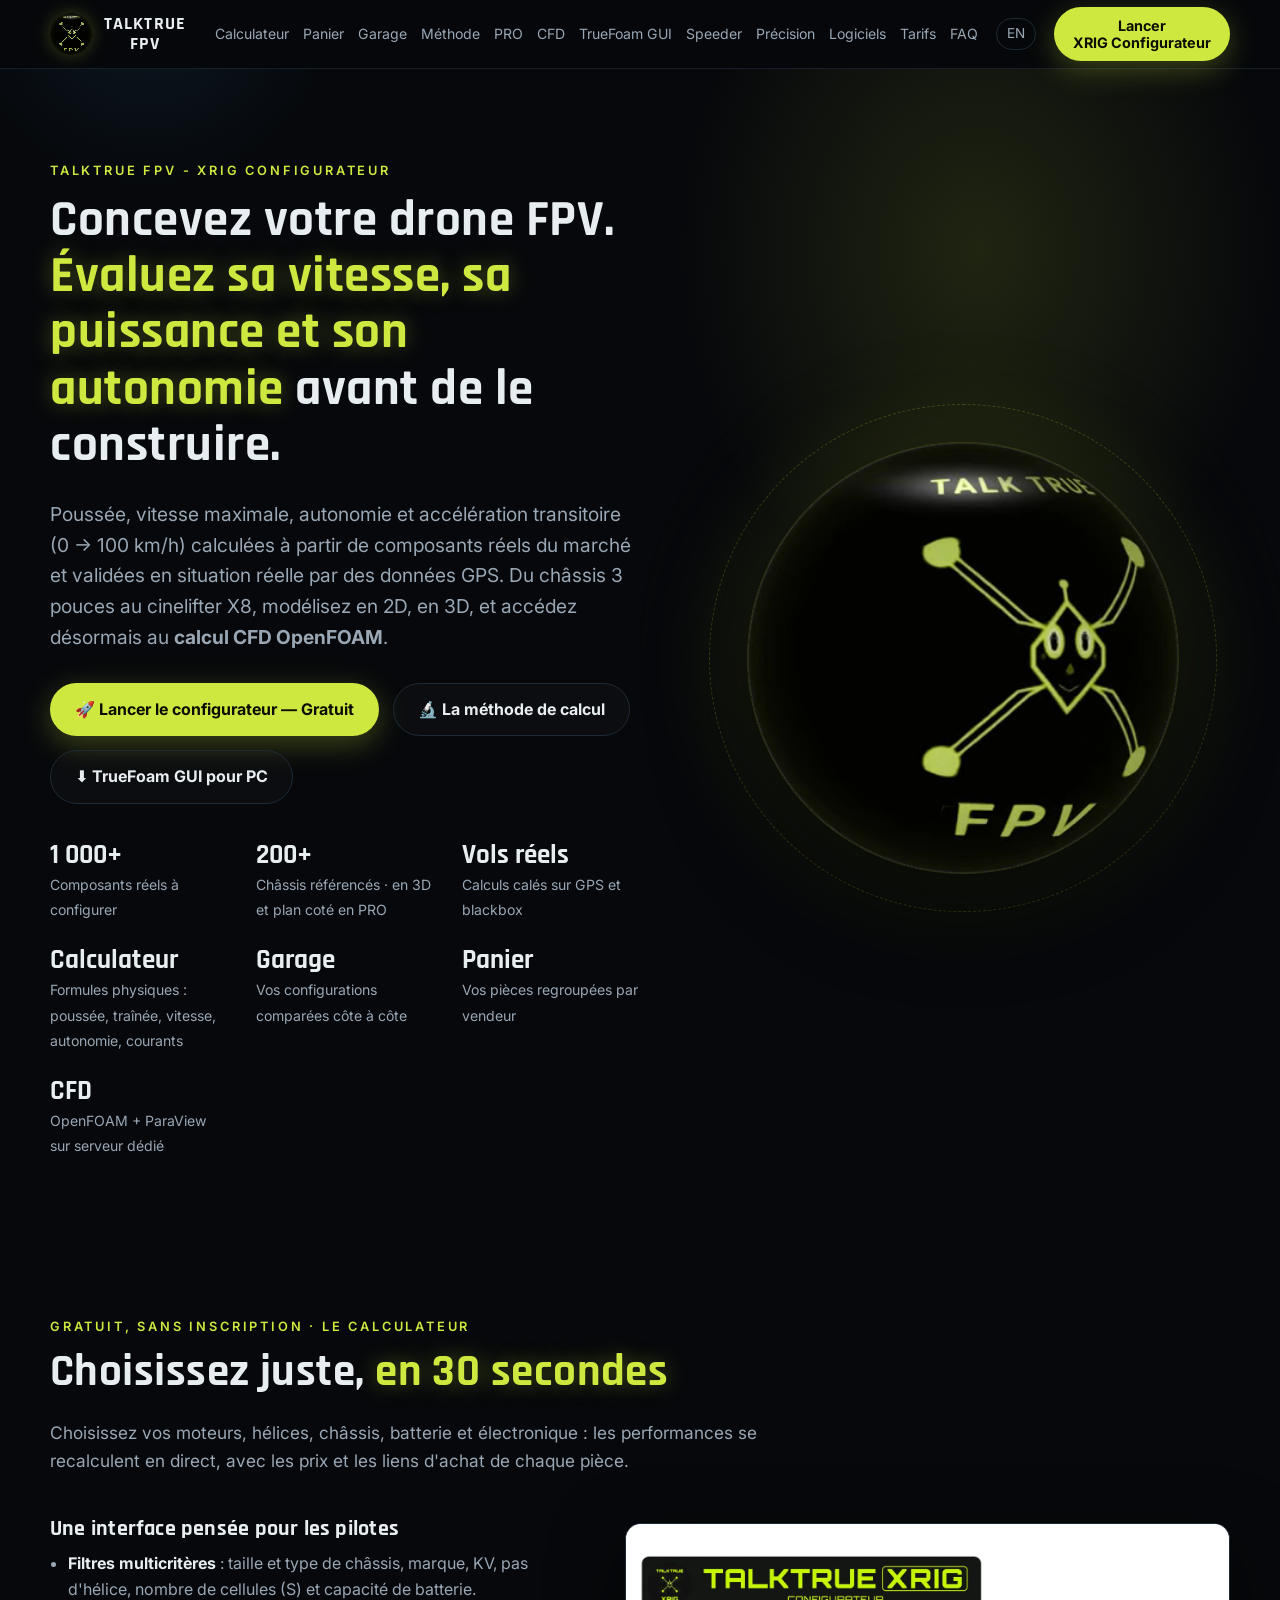
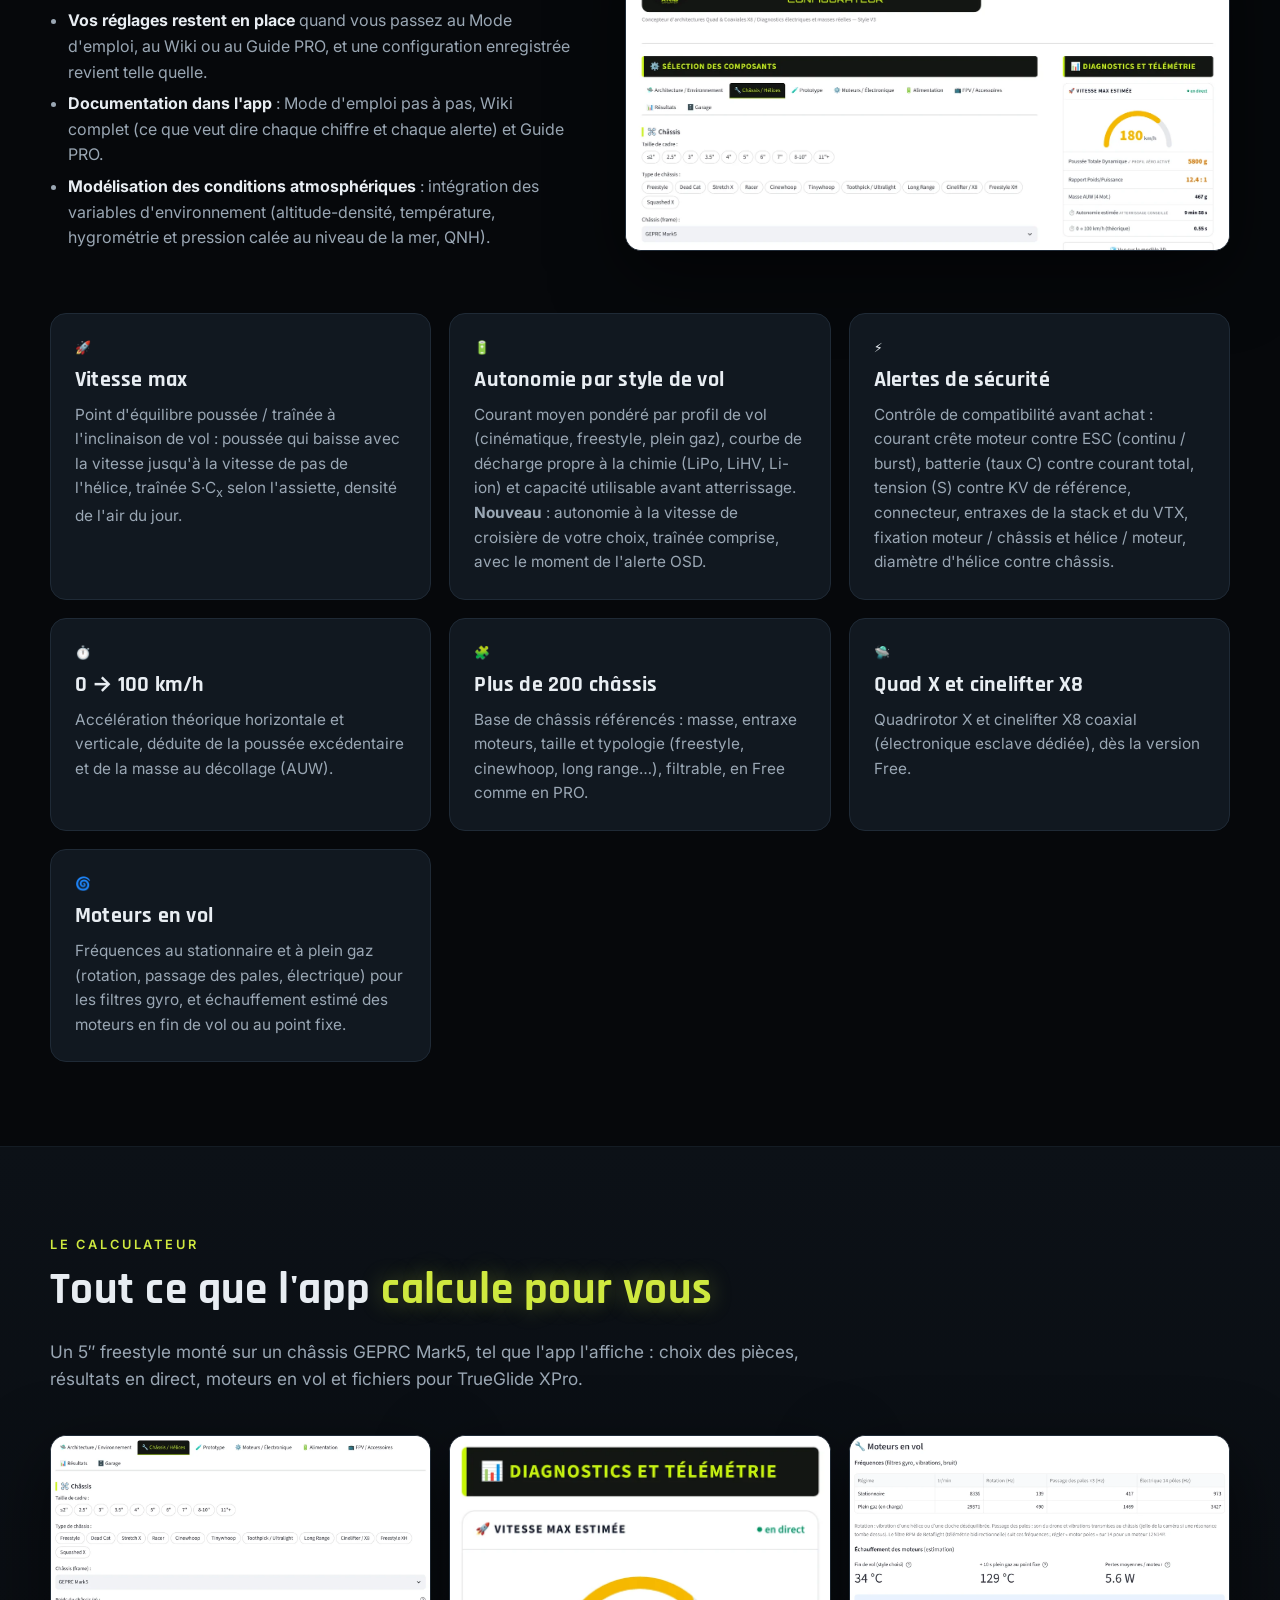
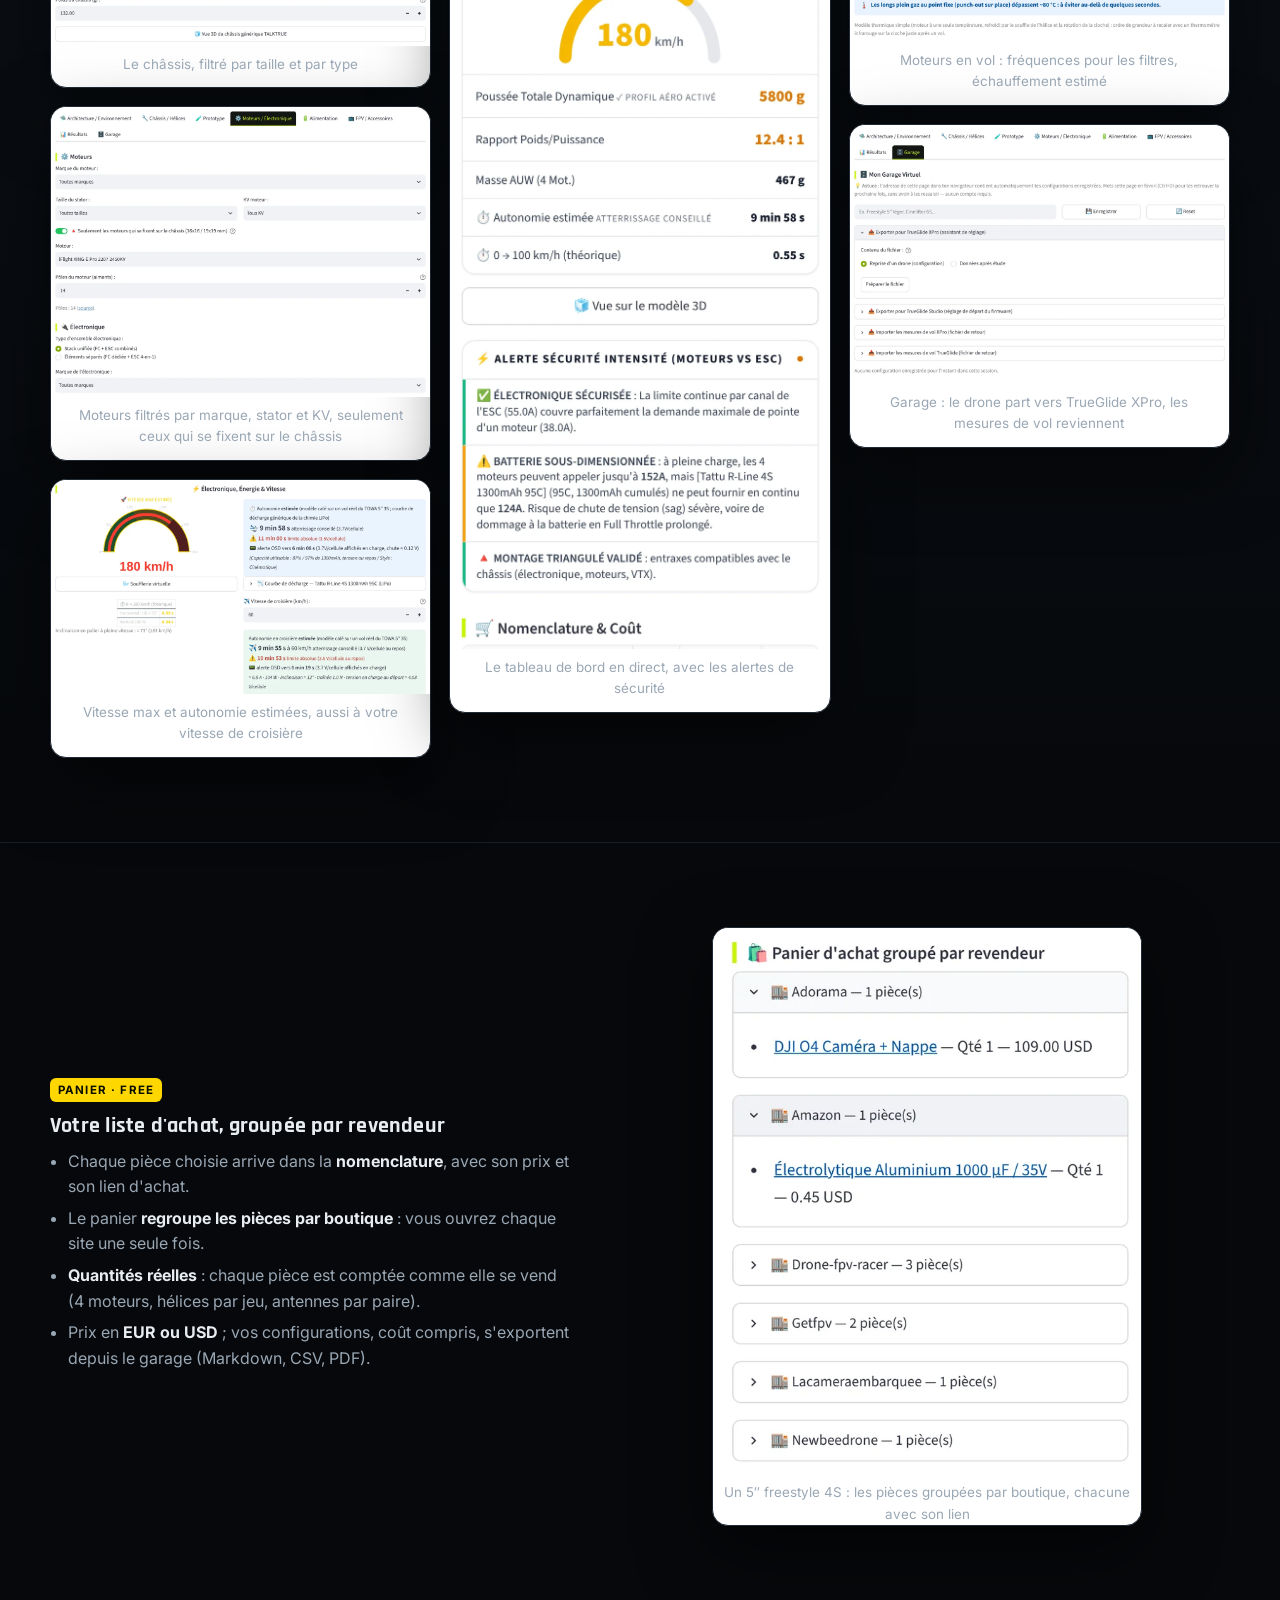
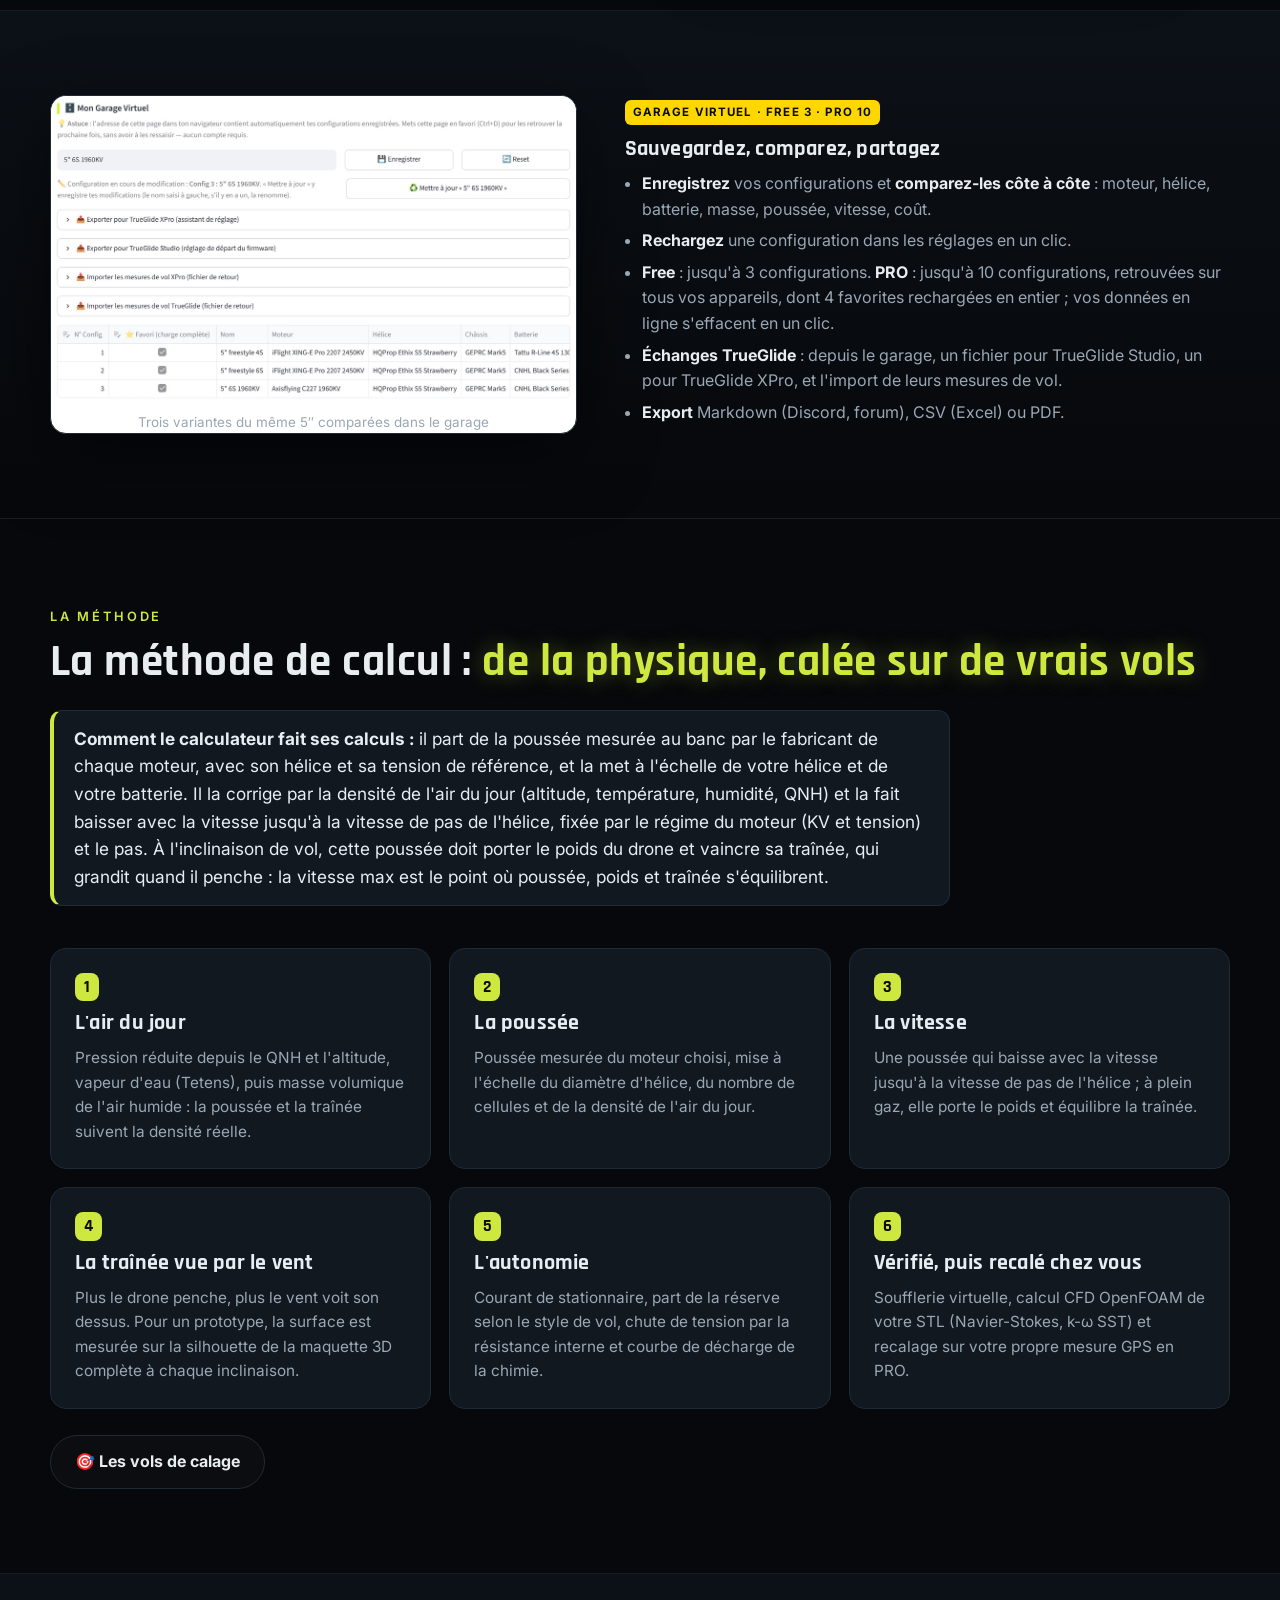
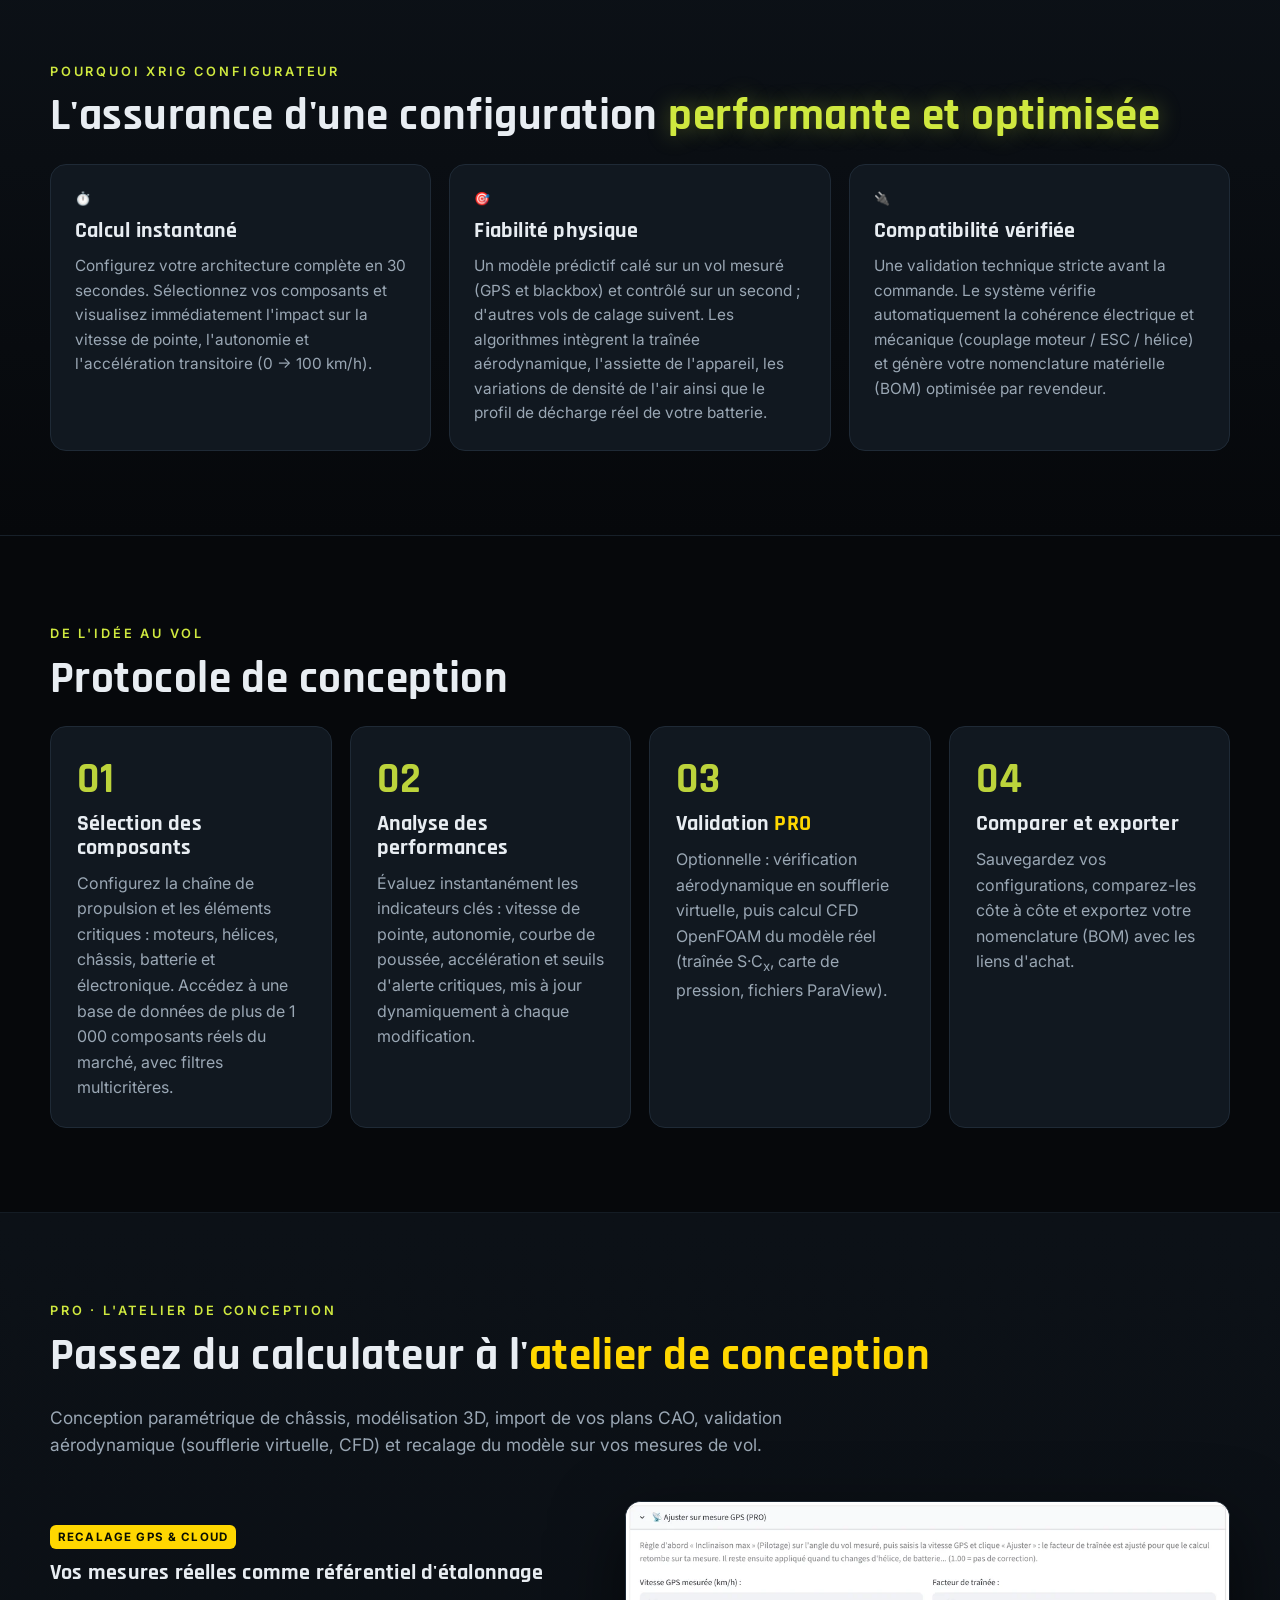
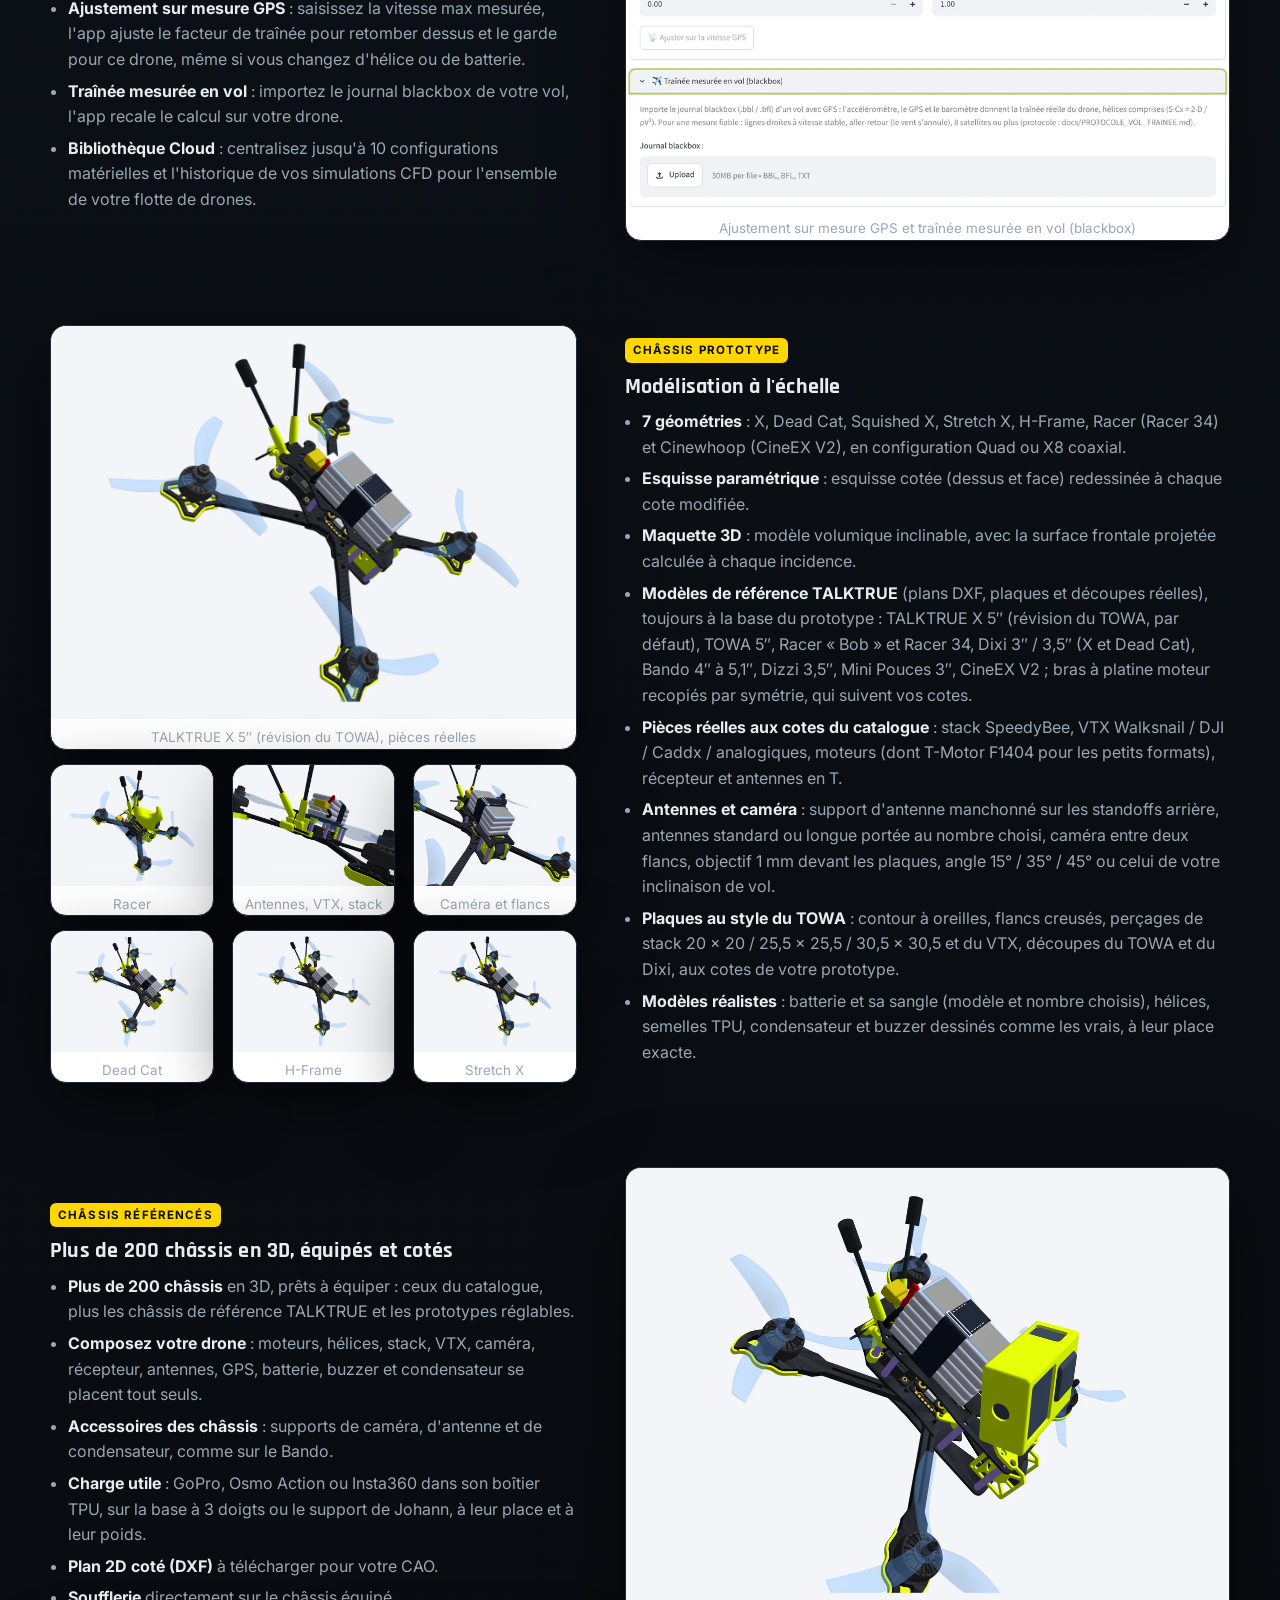
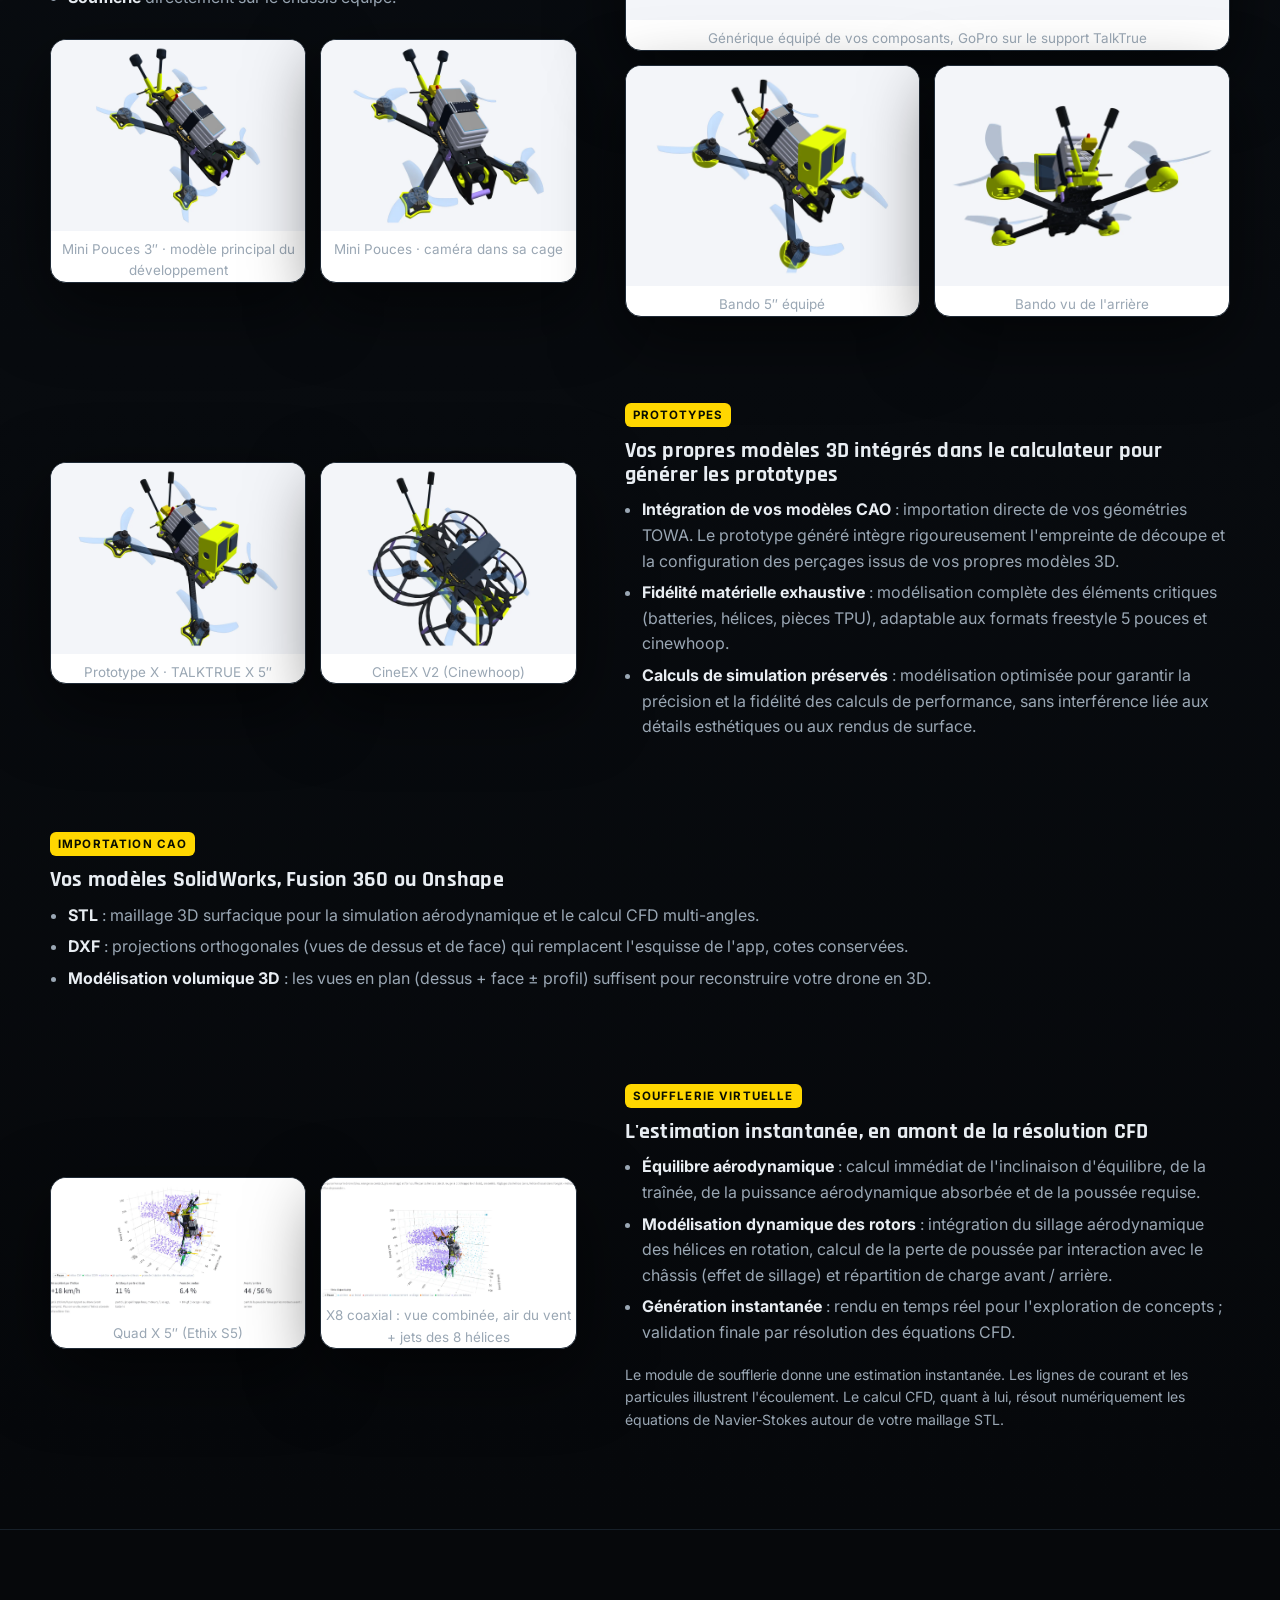
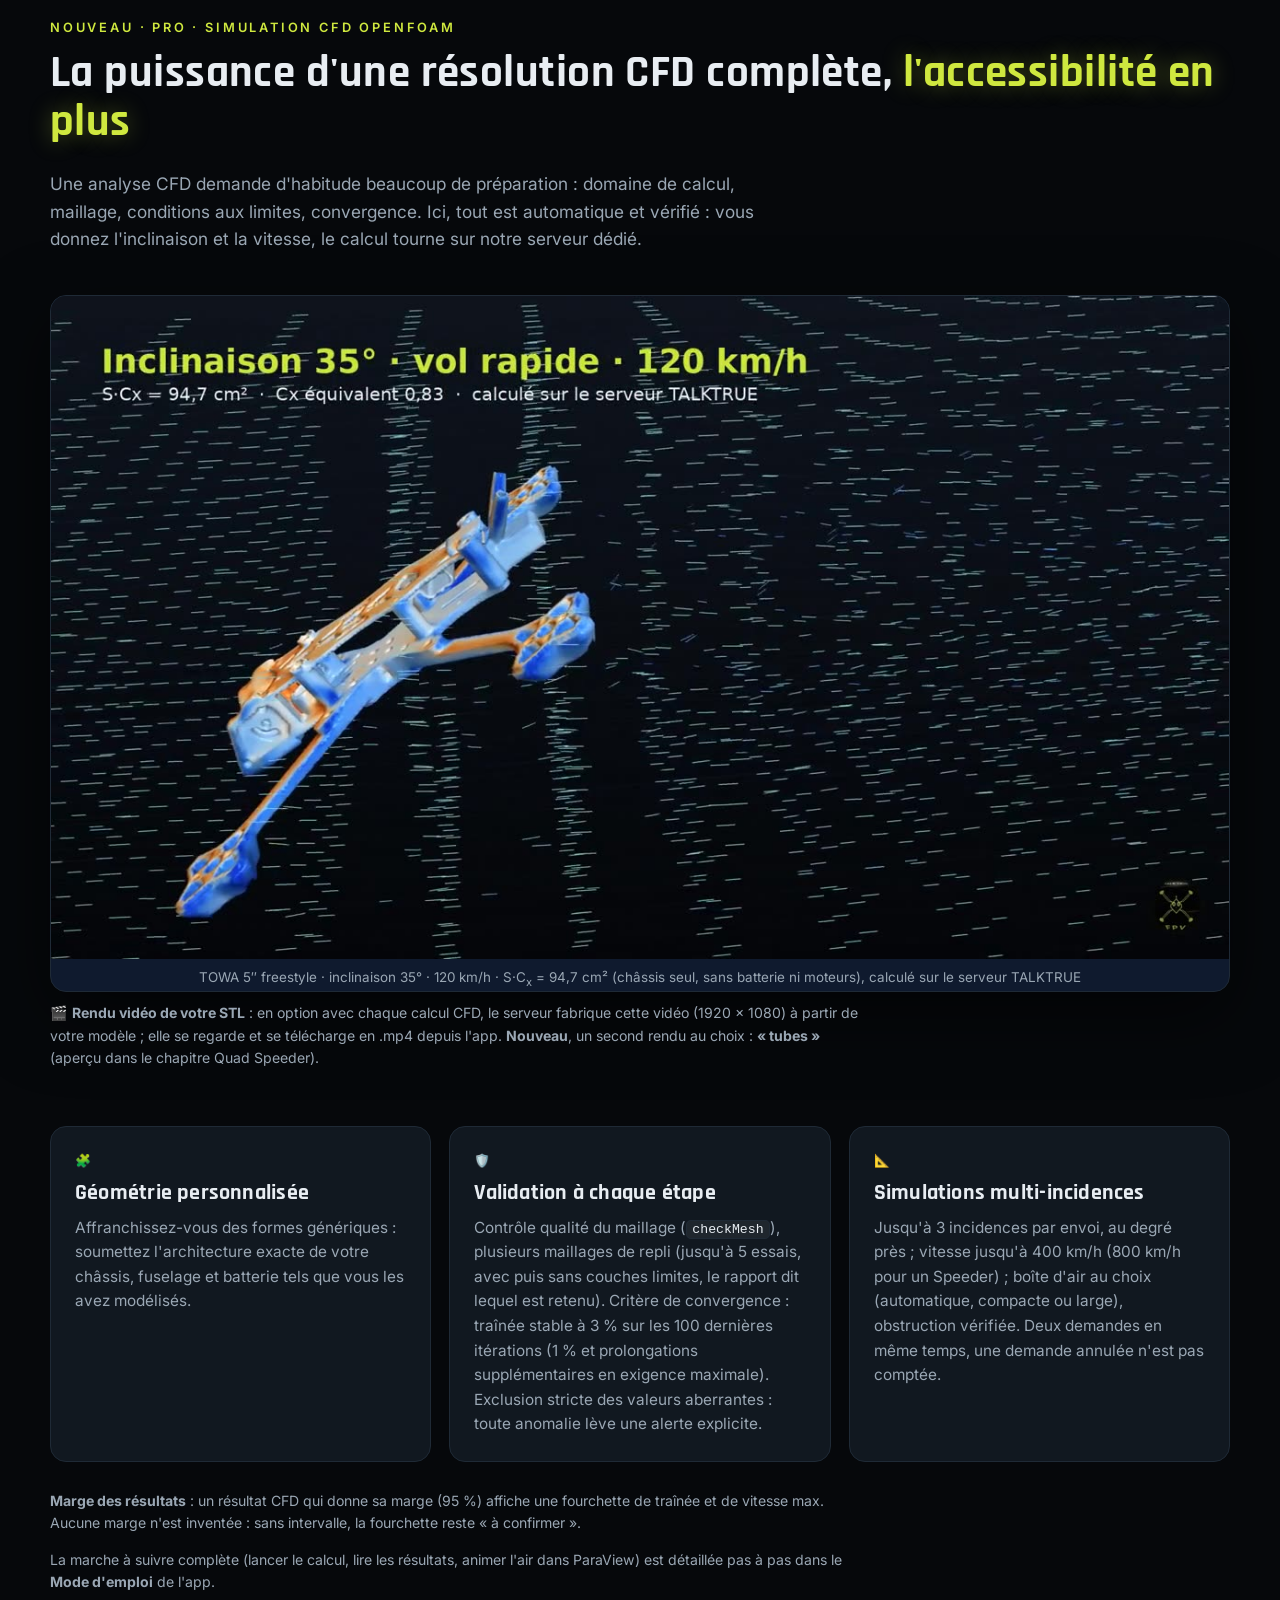
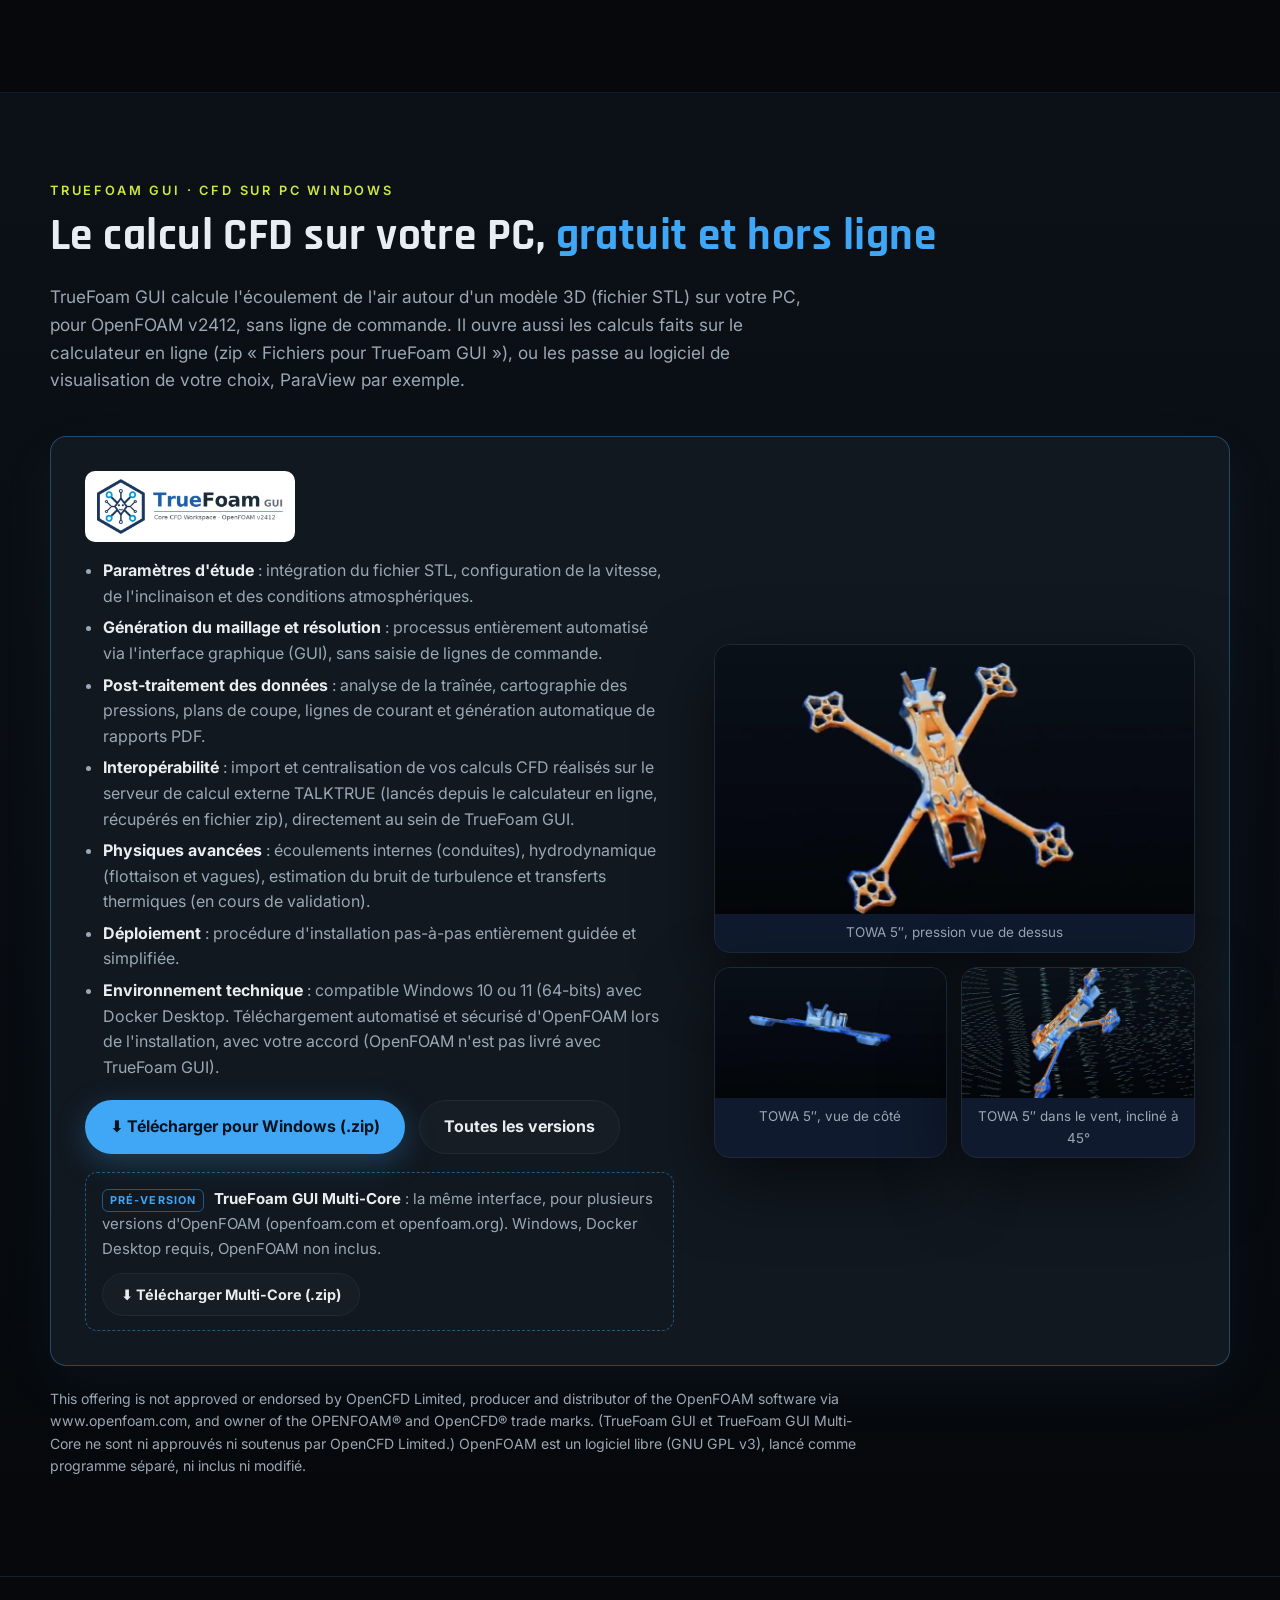
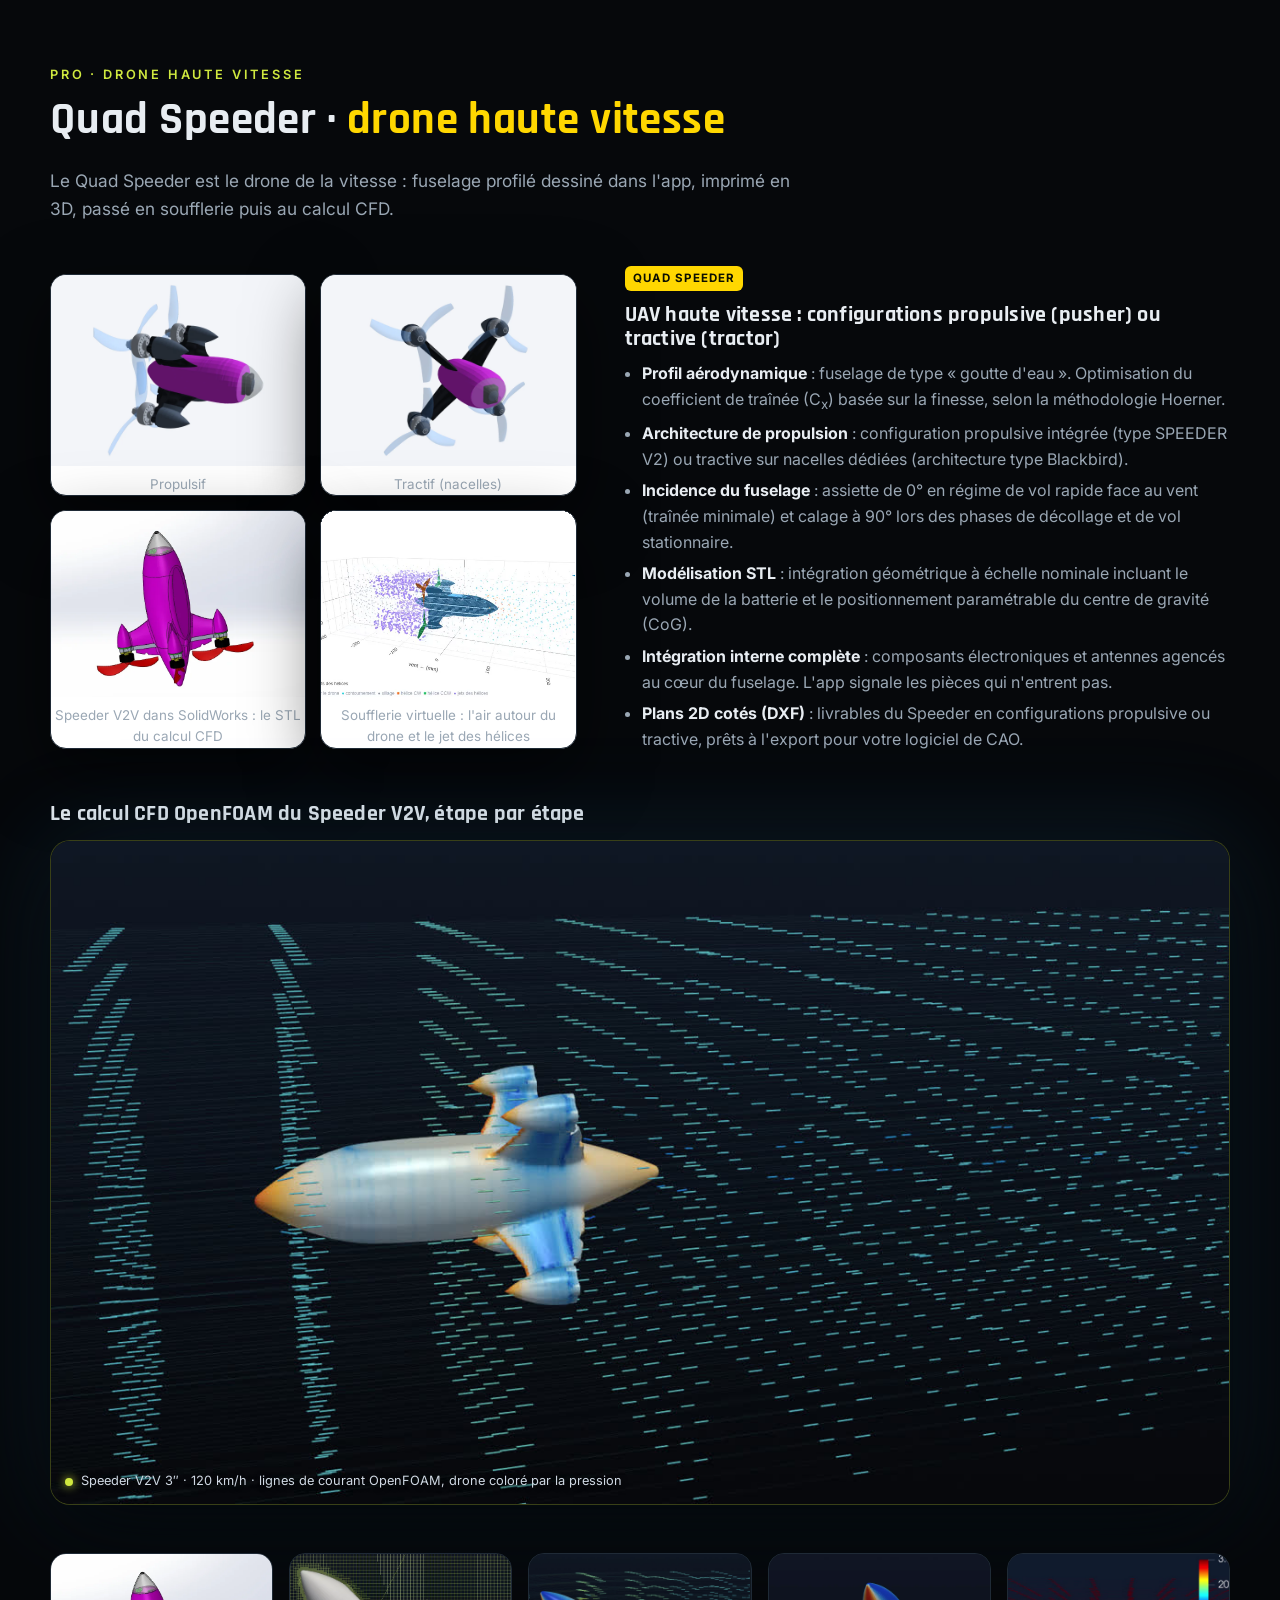
<file: index.html>
<!doctype html>
<html lang="fr">
<head>
<meta charset="utf-8">
<meta name="viewport" content="width=device-width, initial-scale=1">
<title>TALKTRUE FPV - XRIG Configurateur — Concevez votre drone FPV : vitesse, puissance, autonomie et calcul CFD</title>
<meta name="description" content="Concevez votre drone FPV et évaluez en 30 s sa vitesse maximale, sa poussée et son autonomie, avec plus de 1 000 composants indexés et plus de 200 châssis, validés par des données de vol GPS. Panier groupé par revendeur, garage de configurations, et en PRO la soufflerie et le calcul CFD OpenFOAM.">
<meta name="keywords" content="calculateur FPV, configurateur drone FPV, simulateur drone FPV, vitesse drone FPV, autonomie batterie drone, poussée moteur hélice, CFD drone FPV, OpenFOAM drone, traînée drone FPV, Cx drone, ParaView, soufflerie drone, calculateur FPV, simulateur drone FPV, vitesse drone FPV, speeder FPV, eCalc alternative">
<link rel="canonical" href="https://jschmiedd.github.io/">
<link rel="alternate" hreflang="fr" href="https://jschmiedd.github.io/">
<link rel="alternate" hreflang="en" href="https://jschmiedd.github.io/en/">
<link rel="alternate" hreflang="x-default" href="https://jschmiedd.github.io/">
<meta name="google-site-verification" content="u7_d8-5jGbcU0ofPXO_MXSydd8SYzPDNJo62qm1-OZA" />
<meta name="theme-color" content="#06080b">
<meta property="og:type" content="website">
<meta property="og:site_name" content="TALKTRUE FPV">
<meta property="og:locale" content="fr_FR">
<meta property="og:title" content="TALKTRUE FPV - XRIG Configurateur — Concevez votre drone FPV. Évaluez-le avant de le construire.">
<meta property="og:description" content="Vitesse, puissance et autonomie de votre drone FPV avec plus de 1 000 composants indexés, validées par des données GPS. Et le module CFD OpenFOAM sur votre STL.">
<meta property="og:url" content="https://jschmiedd.github.io/">
<meta property="og:image" content="https://jschmiedd.github.io/assets/og.jpg">
<meta name="twitter:card" content="summary_large_image">
<link rel="icon" href="/favicon.ico" sizes="48x48">
<link rel="icon" type="image/png" sizes="96x96" href="/assets/favicon-96.png">
<link rel="apple-touch-icon" href="/assets/apple-touch-icon.png">
<meta name="application-name" content="TALKTRUE FPV">
<meta name="apple-mobile-web-app-title" content="TALKTRUE FPV">
<link rel="preconnect" href="https://fonts.googleapis.com">
<link rel="preconnect" href="https://fonts.gstatic.com" crossorigin>
<link href="https://fonts.googleapis.com/css2?family=Inter:wght@400;600;700&family=Rajdhani:wght@600;700&display=swap" rel="stylesheet">
<link rel="stylesheet" href="assets/style.css">
<script type="application/ld+json">
{
  "@context": "https://schema.org",
  "@type": "WebSite",
  "name": "TALKTRUE FPV",
  "alternateName": ["TalkTrue FPV", "TALKTRUE FPV - XRIG Configurateur"],
  "url": "https://jschmiedd.github.io/",
  "inLanguage": "fr"
}
</script>
<script type="application/ld+json">
{
  "@context": "https://schema.org",
  "@type": "SoftwareApplication",
  "name": "TALKTRUE FPV - XRIG Configurateur",
  "applicationCategory": "EngineeringApplication",
  "operatingSystem": "Web",
  "url": "https://talktrue-simulateur-performences-v4.streamlit.app/",
  "inLanguage": "fr",
  "description": "Calcul CFD automatique (OpenFOAM) d'un drone FPV à partir de son STL, et calculateur de performances : vitesse max, poussée, autonomie, accélération, alertes de sécurité, châssis prototype et Quad Speeder en 3D, import STL et DXF.",
  "offers": {"@type": "Offer", "price": "0", "priceCurrency": "EUR"},
  "image": "https://jschmiedd.github.io/assets/og.jpg"
}
</script>
<script type="application/ld+json">
{
  "@context": "https://schema.org",
  "@type": "FAQPage",
  "mainEntity": [
    {"@type": "Question", "name": "Qu'est-ce que le calcul CFD de TALKTRUE FPV ?",
     "acceptedAnswer": {"@type": "Answer", "text": "Un vrai calcul d'écoulement de l'air autour de votre drone, fait avec OpenFOAM (le logiciel CFD libre utilisé dans l'industrie), à partir de votre fichier STL. Maillage, calcul et contrôles sont automatiques. Vous obtenez la traînée (S·Cx), le Cx équivalent, une carte de pression 3D et un paquet de fichiers pour ParaView."}},
    {"@type": "Question", "name": "Faut-il savoir utiliser OpenFOAM ?",
     "acceptedAnswer": {"@type": "Answer", "text": "Non. Vous chargez votre STL, vous choisissez l'inclinaison et la vitesse, et le serveur de calcul TALKTRUE fait tout : réparation du STL, domaine, maillage snappyHexMesh, calcul k-ω SST jusqu'à convergence. Rien à installer."}},
    {"@type": "Question", "name": "Comment ouvrir les résultats dans ParaView ?",
     "acceptedAnswer": {"@type": "Answer", "text": "Chaque calcul fournit un zip pour ParaView (gratuit) : surface du drone, lignes de courant et une macro qui fait défiler l'air. Le pas à pas illustré est dans le Mode d'emploi de l'app."}},
    {"@type": "Question", "name": "TALKTRUE FPV - XRIG Configurateur est-il gratuit ?",
     "acceptedAnswer": {"@type": "Answer", "text": "Oui. Le calculateur complet, plus de 200 châssis, les alertes de sécurité, le panier groupé par revendeur et un garage de 3 configurations sont gratuits et sans inscription. Le PRO ajoute le garage en ligne, la soufflerie, le calcul CFD, le châssis prototype, le Quad Speeder, la 3D, l'import STL/DXF et le recalage GPS."}},
    {"@type": "Question", "name": "Les vitesses calculées sont-elles fiables ?",
     "acceptedAnswer": {"@type": "Answer", "text": "Le modèle est calé sur de vrais vols mesurés au GPS (TOWA 5 pouces, 121 et 126 km/h) et tient compte de l'inclinaison du drone, de la densité de l'air et du format réel de la batterie. En PRO, vous pouvez recaler le calcul sur votre propre mesure GPS."}},
    {"@type": "Question", "name": "Quelle différence avec eCalc ?",
     "acceptedAnswer": {"@type": "Answer", "text": "eCalc est une référence pour le calcul pur. TALKTRUE FPV - XRIG Configurateur est une plateforme de conception : calcul CFD de votre propre modèle, composants réels avec prix et liens d'achat, garage de configurations, esquisses cotées, maquettes 3D et import de vos plans de CAO."}}
  ]
}
</script>
</head>
<body>

<header class="entete">
  <div class="conteneur">
    <a class="marque" href="./" aria-label="TALKTRUE FPV, accueil">
      <video autoplay loop muted playsinline poster="assets/logo_sphere_poster.jpg" aria-hidden="true">
        <source src="assets/logo_sphere.webm" type="video/webm"><source src="assets/logo_sphere.mp4" type="video/mp4">
      </video>
      <span class="marque-texte">TALKTRUE<br>FPV</span>
    </a>
    <nav class="menu" aria-label="Sections">
      <a href="#fonctions">Calculateur</a>
      <a href="#panier">Panier</a>
      <a href="#garage">Garage</a>
      <a href="#methode">Méthode</a>
      <a href="#premium">PRO</a>
      <a href="#cfd">CFD</a>
      <a href="#truefoam">TrueFoam GUI</a>
      <a href="#speeder">Speeder</a>
      <a href="#calage">Précision</a>
      <a href="#ecosysteme">Logiciels</a>
      <a href="#offres">Tarifs</a>
      <a href="#faq">FAQ</a>
    </nav>
    <a class="langue" href="en/" hreflang="en" lang="en">EN</a>
    <a class="bouton principal" href="https://talktrue-simulateur-performences-v4.streamlit.app/"><span class="deux-lignes">Lancer<br>XRIG Configurateur</span></a>
  </div>
</header>

<main>
<section class="heros">
  <div class="conteneur grille">
    <div>
      <span class="sur">TALKTRUE FPV - XRIG Configurateur</span>
      <h1>Concevez votre drone FPV. <span class="neon">Évaluez sa vitesse, sa puissance et son autonomie</span> avant de le construire.</h1>
      <p class="accroche">Poussée, vitesse maximale, autonomie et accélération transitoire (0 → 100 km/h) calculées à partir
        de composants réels du marché et validées en situation réelle par des données GPS. Du châssis 3 pouces au
        cinelifter X8, modélisez en 2D, en 3D, et accédez désormais au
        <b>calcul CFD OpenFOAM</b>.</p>
      <div class="actions">
        <a class="bouton principal" href="https://talktrue-simulateur-performences-v4.streamlit.app/">🚀 Lancer le configurateur — Gratuit</a>
        <a class="bouton secondaire" href="#methode">🔬 La méthode de calcul</a>
        <a class="bouton secondaire" href="#truefoam">⬇️ TrueFoam GUI pour PC</a>
      </div>
      <div class="chiffres">
        <div><b>1 000+</b><span>Composants réels à configurer</span></div>
        <div><b>200+</b><span>Châssis référencés · en 3D et plan coté en PRO</span></div>
        <div><b>Vols réels</b><span>Calculs calés sur GPS et blackbox</span></div>
        <div><b>Calculateur</b><span>Formules physiques : poussée, traînée, vitesse, autonomie, courants</span></div>
        <div><b>Garage</b><span>Vos configurations comparées côte à côte</span></div>
        <div><b>Panier</b><span>Vos pièces regroupées par vendeur</span></div>
        <div><b>CFD</b><span>OpenFOAM + ParaView sur serveur dédié</span></div>
      </div>
    </div>
    <div class="sphere">
      <video autoplay loop muted playsinline poster="assets/logo_sphere_poster.jpg" aria-label="Logo TALK TRUE FPV en rotation">
        <source src="assets/logo_sphere.webm" type="video/webm"><source src="assets/logo_sphere.mp4" type="video/mp4">
      </video>
    </div>
  </div>
</section>

<section id="fonctions">
  <div class="conteneur">
    <span class="sur">Gratuit, sans inscription · le calculateur</span>
    <h2>Choisissez juste, <span class="neon">en 30 secondes</span></h2>
    <p class="intro">Choisissez vos moteurs, hélices, châssis, batterie et électronique : les performances
      se recalculent en direct, avec les prix et les liens d'achat de chaque pièce.</p>
    <div class="fonction" style="margin-bottom:56px">
      <div>
        <h3>Une interface pensée pour les pilotes</h3>
        <ul>
          <li><b>Filtres multicritères</b> : taille et type de châssis, marque, KV, pas d'hélice, nombre de cellules (S) et capacité de batterie.</li>
          <li><b>Vos réglages restent en place</b> quand vous passez au Mode d'emploi, au Wiki ou au Guide PRO, et une configuration enregistrée revient telle quelle.</li>
          <li><b>Documentation dans l'app</b> : Mode d'emploi pas à pas, Wiki complet (ce que veut dire chaque chiffre et chaque alerte) et Guide PRO.</li>
          <li><b>Modélisation des conditions atmosphériques</b> : intégration des variables d'environnement (altitude-densité, température, hygrométrie et pression calée au niveau de la mer, QNH).</li>
        </ul>
      </div>
      <figure class="visuel"><img src="assets/guide/01_apercu.webp" width="1480" height="799" loading="lazy" alt="Interface de TALKTRUE FPV - XRIG Configurateur : sélection des composants et diagnostics"></figure>
    </div>
  
    <div class="cartes">
      <div class="carte"><div class="icone">🚀</div><h3>Vitesse max</h3><p>Point d'équilibre poussée / traînée à l'inclinaison de vol : poussée qui baisse avec la vitesse jusqu'à la vitesse de pas de l'hélice, traînée S·C<sub>x</sub> selon l'assiette, densité de l'air du jour.</p></div>
      <div class="carte"><div class="icone">🔋</div><h3>Autonomie par style de vol</h3><p>Courant moyen pondéré par profil de vol (cinématique, freestyle, plein gaz), courbe de décharge propre à la chimie (LiPo, LiHV, Li-ion) et capacité utilisable avant atterrissage. <b>Nouveau</b> : autonomie à la vitesse de croisière de votre choix, traînée comprise, avec le moment de l'alerte OSD.</p></div>
      <div class="carte"><div class="icone">⚡</div><h3>Alertes de sécurité</h3><p>Contrôle de compatibilité avant achat : courant crête moteur contre ESC (continu / burst), batterie (taux C) contre courant total, tension (S) contre KV de référence, connecteur, entraxes de la stack et du VTX, fixation moteur / châssis et hélice / moteur, diamètre d'hélice contre châssis.</p></div>
      <div class="carte"><div class="icone">⏱️</div><h3>0 → 100 km/h</h3><p>Accélération théorique horizontale et verticale, déduite de la poussée excédentaire et de la masse au décollage (AUW).</p></div>
      <div class="carte"><div class="icone">🧩</div><h3>Plus de 200 châssis</h3><p>Base de châssis référencés : masse, entraxe moteurs, taille et typologie (freestyle, cinewhoop, long range…), filtrable, en Free comme en PRO.</p></div>
      <div class="carte"><div class="icone">🛸</div><h3>Quad X et cinelifter X8</h3><p>Quadrirotor X et cinelifter X8 coaxial (électronique esclave dédiée), dès la version Free.</p></div>
      <div class="carte"><div class="icone">🌀</div><h3>Moteurs en vol</h3><p>Fréquences au stationnaire et à plein gaz (rotation, passage des pales, électrique) pour les filtres gyro, et échauffement estimé des moteurs en fin de vol ou au point fixe.</p></div>
    </div>

    </div>
</section>

<section id="galerie" class="alterne">
  <div class="conteneur">
    <span class="sur">Le calculateur</span>
    <h2>Tout ce que l'app <span class="neon">calcule pour vous</span></h2>
    <p class="intro">Un 5″ freestyle monté sur un châssis GEPRC Mark5, tel que l'app l'affiche : choix des pièces,
      résultats en direct, moteurs en vol et fichiers pour TrueGlide XPro.</p>
    <div class="galerie-calc">
      <figure class="visuel"><a href="assets/guide/galerie/gal_choix_pieces.webp"><img src="assets/guide/galerie/gal_choix_pieces.webp" width="1200" height="664" loading="lazy" alt="Choix du châssis par taille de cadre et par type, châssis GEPRC Mark5 sélectionné"></a><figcaption>Le châssis, filtré par taille et par type</figcaption></figure>
      <figure class="visuel"><a href="assets/guide/galerie/gal_moteurs.webp"><img src="assets/guide/galerie/gal_moteurs.webp" width="1200" height="915" loading="lazy" alt="Choix du moteur par marque, taille de stator et KV, et de l'électronique"></a><figcaption>Moteurs filtrés par marque, stator et KV, seulement ceux qui se fixent sur le châssis</figcaption></figure>
      <figure class="visuel"><a href="assets/guide/galerie/gal_vitesse_autonomie.webp"><img src="assets/guide/galerie/gal_vitesse_autonomie.webp" width="1200" height="678" loading="lazy" alt="Vitesse max estimée sur un cadran et autonomie estimée, aussi à la vitesse de croisière choisie"></a><figcaption>Vitesse max et autonomie estimées, aussi à votre vitesse de croisière</figcaption></figure>
      <figure class="visuel haute"><a href="assets/guide/galerie/gal_tableau_bord.webp"><img src="assets/guide/galerie/gal_tableau_bord.webp" width="780" height="1671" loading="lazy" alt="Tableau de bord : vitesse max estimée, poussée, rapport poussée / poids, masse, autonomie, 0 à 100 km/h et alertes de sécurité"></a><figcaption>Le tableau de bord en direct, avec les alertes de sécurité</figcaption></figure>
      <figure class="visuel"><a href="assets/guide/galerie/gal_moteurs_en_vol.webp"><img src="assets/guide/galerie/gal_moteurs_en_vol.webp" width="1200" height="651" loading="lazy" alt="Moteurs en vol : fréquences de rotation et des pales, échauffement estimé des moteurs"></a><figcaption>Moteurs en vol : fréquences pour les filtres, échauffement estimé</figcaption></figure>
      <figure class="visuel"><a href="assets/guide/galerie/gal_fichiers_xpro.webp"><img src="assets/guide/galerie/gal_fichiers_xpro.webp" width="1200" height="820" loading="lazy" alt="Garage : export du drone vers TrueGlide XPro et TrueGlide Studio, import des mesures de vol"></a><figcaption>Garage : le drone part vers TrueGlide XPro, les mesures de vol reviennent</figcaption></figure>
    </div>
  </div>
</section>

<section id="panier">
  <div class="conteneur">
    <div class="fonction">
      <div>
        <span class="badge">Panier · Free</span>
        <h3>Votre liste d'achat, groupée par revendeur</h3>
        <ul>
          <li>Chaque pièce choisie arrive dans la <b>nomenclature</b>, avec son prix et son lien d'achat.</li>
          <li>Le panier <b>regroupe les pièces par boutique</b> : vous ouvrez chaque site une seule fois.</li>
          <li><b>Quantités réelles</b> : chaque pièce est comptée comme elle se vend (4 moteurs, hélices par jeu, antennes par paire).</li>
          <li>Prix en <b>EUR ou USD</b> ; vos configurations, coût compris, s'exportent depuis le garage (Markdown, CSV, PDF).</li>
        </ul>
      </div>
      <figure class="visuel" style="max-width:430px;justify-self:center"><img src="assets/guide/panier.webp" width="600" height="766" loading="lazy" alt="Panier d'achat du configurateur FPV groupé par revendeur, avec quantités, prix et liens"><figcaption>Un 5″ freestyle 4S : les pièces groupées par boutique, chacune avec son lien</figcaption></figure>
    </div>
  </div>
</section>

<section id="garage" class="alterne">
  <div class="conteneur">
    <div class="fonction inverse">
      <div>
        <span class="badge">Garage virtuel · Free 3 · PRO 10</span>
        <h3>Sauvegardez, comparez, partagez</h3>
        <ul>
          <li><b>Enregistrez</b> vos configurations et <b>comparez-les côte à côte</b> : moteur, hélice, batterie, masse, poussée, vitesse, coût.</li>
          <li><b>Rechargez</b> une configuration dans les réglages en un clic.</li>
          <li><b>Free</b> : jusqu'à 3 configurations. <b>PRO</b> : jusqu'à 10 configurations, retrouvées sur tous vos appareils, dont 4 favorites rechargées en entier ; vos données en ligne s'effacent en un clic.</li>
          <li><b>Échanges TrueGlide</b> : depuis le garage, un fichier pour TrueGlide Studio, un pour TrueGlide XPro, et l'import de leurs mesures de vol.</li>
          <li><b>Export</b> Markdown (Discord, forum), CSV (Excel) ou PDF.</li>
        </ul>
      </div>
      <figure class="visuel"><img src="assets/guide/garage.webp" width="1100" height="645" loading="lazy" alt="Garage virtuel : trois configurations de drone FPV comparées côte à côte"><figcaption>Trois variantes du même 5″ comparées dans le garage</figcaption></figure>
    </div>
  </div>
</section>

<section id="methode" class="methode">
  <div class="conteneur">
    <span class="sur">La méthode</span>
    <h2>La méthode de calcul : <span class="neon">de la physique, calée sur de vrais vols</span></h2>
    <p class="principe"><b>Comment le calculateur fait ses calculs :</b> il part de la poussée mesurée au banc par le
      fabricant de chaque moteur, avec son hélice et sa tension de référence, et la met à l'échelle de votre hélice et de
      votre batterie. Il la corrige par la densité de l'air du jour (altitude, température, humidité, QNH) et la fait baisser
      avec la vitesse jusqu'à la vitesse de pas de l'hélice, fixée par le régime du moteur (KV et tension) et le pas.
      À l'inclinaison de vol, cette poussée doit porter le poids du drone et vaincre sa traînée, qui grandit quand il penche : la vitesse max est le point où poussée, poids et traînée s'équilibrent.</p>
    <div class="cartes">
      <div class="carte"><span class="num">1</span><h3>L'air du jour</h3><p>Pression réduite depuis le QNH et l'altitude,
        vapeur d'eau (Tetens), puis masse volumique de l'air humide : la poussée et la traînée suivent la densité réelle.</p></div>
      <div class="carte"><span class="num">2</span><h3>La poussée</h3><p>Poussée mesurée du moteur choisi, mise à l'échelle
        du diamètre d'hélice, du nombre de cellules et de la densité de l'air du jour.</p></div>
      <div class="carte"><span class="num">3</span><h3>La vitesse</h3><p>Une poussée qui baisse avec la vitesse jusqu'à la
        vitesse de pas de l'hélice ; à plein gaz, elle porte le poids et équilibre la traînée.</p></div>
      <div class="carte"><span class="num">4</span><h3>La traînée vue par le vent</h3><p>Plus le drone penche, plus le vent
        voit son dessus. Pour un prototype, la surface est mesurée sur la silhouette de la maquette 3D complète à chaque
        inclinaison.</p></div>
      <div class="carte"><span class="num">5</span><h3>L'autonomie</h3><p>Courant de stationnaire, part de la réserve selon le
        style de vol, chute de tension par la résistance interne et courbe de décharge de la chimie.</p></div>
      <div class="carte"><span class="num">6</span><h3>Vérifié, puis recalé chez vous</h3><p>Soufflerie virtuelle, calcul CFD
        OpenFOAM de votre STL (Navier-Stokes, k-ω SST) et recalage sur votre propre mesure GPS en PRO.</p></div>
    </div>
    <div class="liens">
      <a class="bouton secondaire" href="#calage">🎯 Les vols de calage</a>
    </div>
  </div>
</section>

<section id="piliers" class="alterne">
  <div class="conteneur">
    <span class="sur">Pourquoi XRIG Configurateur</span>
    <h2>L'assurance d'une configuration <span class="neon">performante et optimisée</span></h2>
    <div class="cartes">
      <div class="carte"><div class="icone">⏱️</div><h3>Calcul instantané</h3><p>Configurez votre architecture complète en 30 secondes. Sélectionnez vos composants et visualisez immédiatement l'impact sur la vitesse de pointe, l'autonomie et l'accélération transitoire (0 → 100 km/h).</p></div>
      <div class="carte"><div class="icone">🎯</div><h3>Fiabilité physique</h3><p>Un modèle prédictif calé sur un vol mesuré (GPS et blackbox) et contrôlé sur un second ; d'autres vols de calage suivent. Les algorithmes intègrent la traînée aérodynamique, l'assiette de l'appareil, les variations de densité de l'air ainsi que le profil de décharge réel de votre batterie.</p></div>
      <div class="carte"><div class="icone">🔌</div><h3>Compatibilité vérifiée</h3><p>Une validation technique stricte avant la commande. Le système vérifie automatiquement la cohérence électrique et mécanique (couplage moteur / ESC / hélice) et génère votre nomenclature matérielle (BOM) optimisée par revendeur.</p></div>
    </div>
  </div>
</section>

<section id="parcours">
  <div class="conteneur">
    <span class="sur">De l'idée au vol</span>
    <h2>Protocole de conception</h2>
    <div class="etapes quatre">
      <div class="etape"><h3>Sélection des composants</h3><p>Configurez la chaîne de propulsion et les éléments critiques : moteurs, hélices, châssis, batterie et électronique. Accédez à une base de données de plus de 1 000 composants réels du marché, avec filtres multicritères.</p></div>
      <div class="etape"><h3>Analyse des performances</h3><p>Évaluez instantanément les indicateurs clés : vitesse de pointe, autonomie, courbe de poussée, accélération et seuils d'alerte critiques, mis à jour dynamiquement à chaque modification.</p></div>
      <div class="etape"><h3>Validation <span class="or">PRO</span></h3><p>Optionnelle : vérification aérodynamique en soufflerie virtuelle, puis calcul CFD OpenFOAM du modèle réel (traînée S·C<sub>x</sub>, carte de pression, fichiers ParaView).</p></div>
      <div class="etape"><h3>Comparer et exporter</h3><p>Sauvegardez vos configurations, comparez-les côte à côte et exportez votre nomenclature (BOM) avec les liens d'achat.</p></div>
    </div>
  </div>
</section>

<section id="premium" class="alterne">
  <div class="conteneur">
    <span class="sur">PRO · l'atelier de conception</span>
    <h2>Passez du calculateur à l'<span class="or">atelier de conception</span></h2>
    <p class="intro">Conception paramétrique de châssis, modélisation 3D, import de vos plans CAO, validation aérodynamique (soufflerie virtuelle, CFD) et recalage du modèle sur vos mesures de vol.</p>

    <div class="fonction">
      <div>
        <span class="badge">Recalage GPS &amp; Cloud</span>
        <h3>Vos mesures réelles comme référentiel d'étalonnage</h3>
        <ul>
          <li><b>Ajustement sur mesure GPS</b> : saisissez la vitesse max mesurée, l'app ajuste le facteur de traînée pour retomber dessus et le garde pour ce drone, même si vous changez d'hélice ou de batterie.</li>
          <li><b>Traînée mesurée en vol</b> : importez le journal blackbox de votre vol, l'app recale le calcul sur votre drone.</li>
          <li><b>Bibliothèque Cloud</b> : centralisez jusqu'à 10 configurations matérielles et l'historique de vos simulations CFD pour l'ensemble de votre flotte de drones.</li>
        </ul>
      </div>
      <figure class="visuel"><img src="assets/guide/04_mesure_gps.webp" width="1000" height="511" loading="lazy" alt="Ajustement sur mesure GPS et traînée mesurée en vol à partir du journal blackbox"><figcaption>Ajustement sur mesure GPS et traînée mesurée en vol (blackbox)</figcaption></figure>
    </div>
    <div class="fonction inverse">
      <div>
        <span class="badge">Châssis prototype</span>
        <h3>Modélisation à l'échelle</h3>
        <ul>
          <li><b>7 géométries</b> : X, Dead Cat, Squished X, Stretch X, H-Frame, Racer (Racer 34) et Cinewhoop (CineEX V2), en configuration Quad ou X8 coaxial.</li>
          <li><b>Esquisse paramétrique</b> : esquisse cotée (dessus et face) redessinée à chaque cote modifiée.</li>
          <li><b>Maquette 3D</b> : modèle volumique inclinable, avec la surface frontale projetée calculée à chaque incidence.</li>
          <li><b>Modèles de référence TALKTRUE</b> (plans DXF, plaques et découpes réelles), toujours à la base du prototype : TALKTRUE X 5″ (révision du TOWA, par défaut), TOWA 5″, Racer « Bob » et Racer 34, Dixi 3″ / 3,5″ (X et Dead Cat), Bando 4″ à 5,1″, Dizzi 3,5″, Mini Pouces 3″, CineEX V2 ; bras à platine moteur recopiés par symétrie, qui suivent vos cotes.</li>
          <li><b>Pièces réelles aux cotes du catalogue</b> : stack SpeedyBee, VTX Walksnail / DJI / Caddx / analogiques, moteurs (dont T-Motor F1404 pour les petits formats), récepteur et antennes en T.</li>
          <li><b>Antennes et caméra</b> : support d'antenne manchonné sur les standoffs arrière, antennes standard ou longue portée au nombre choisi, caméra entre deux flancs, objectif 1 mm devant les plaques, angle 15° / 35° / 45° ou celui de votre inclinaison de vol.</li>
          <li><b>Plaques au style du TOWA</b> : contour à oreilles, flancs creusés, perçages de stack 20 × 20 / 25,5 × 25,5 / 30,5 × 30,5 et du VTX, découpes du TOWA et du Dixi, aux cotes de votre prototype.</li>
          <li><b>Modèles réalistes</b> : batterie et sa sangle (modèle et nombre choisis), hélices, semelles TPU, condensateur et buzzer dessinés comme les vrais, à leur place exacte.</li>
        </ul>
      </div>
      <div>
        <figure class="visuel"><img src="assets/guide/rendu_proto.webp" width="1200" height="900" loading="lazy" alt="Maquette 3D du TALKTRUE X 5 pouces, révision du TOWA : plaques, bras à platine, support d'antenne et caméra"><figcaption>TALKTRUE X 5″ (révision du TOWA), pièces réelles</figcaption></figure>
        <div class="trio">
          <figure class="visuel"><img src="assets/guide/rendu_racer.webp" width="1200" height="900" loading="lazy" alt="Châssis de référence Racer avec sa canopée en 3D"><figcaption>Racer</figcaption></figure>
          <figure class="visuel"><img src="assets/guide/rendu_details.webp" width="1200" height="900" loading="lazy" alt="Arrière du drone : support d'antenne sur les standoffs, deux antennes DJI O4, VTX et stack"><figcaption>Antennes, VTX, stack</figcaption></figure>
          <figure class="visuel"><img src="assets/guide/rendu_camera.webp" width="1200" height="900" loading="lazy" alt="Caméra FPV entre ses deux flancs de support, objectif 1 mm devant les plaques"><figcaption>Caméra et flancs</figcaption></figure>
        </div>
        <div class="trio">
          <figure class="visuel"><img src="assets/guide/proto3d_deadcat.webp" width="1200" height="900" loading="lazy" alt="Prototype Dead Cat généré en 3D, bras et plaques au dessin du TOWA, équipé"><figcaption>Dead Cat</figcaption></figure>
          <figure class="visuel"><img src="assets/guide/proto3d_hframe.webp" width="1200" height="900" loading="lazy" alt="Prototype H-Frame généré en 3D, bras et plaques au dessin du TOWA, équipé"><figcaption>H-Frame</figcaption></figure>
          <figure class="visuel"><img src="assets/guide/proto3d_stretch.webp" width="1200" height="900" loading="lazy" alt="Prototype Stretch X généré en 3D, bras et plaques au dessin du TOWA, équipé"><figcaption>Stretch X</figcaption></figure>
        </div>
      </div>
    </div>

    <div class="fonction">
      <div>
        <span class="badge">Châssis référencés</span>
        <h3>Plus de 200 châssis en 3D, équipés et cotés</h3>
        <ul>
          <li><b>Plus de 200 châssis</b> en 3D, prêts à équiper : ceux du catalogue, plus les châssis de référence TALKTRUE et les prototypes réglables.</li>
          <li><b>Composez votre drone</b> : moteurs, hélices, stack, VTX, caméra, récepteur, antennes, GPS, batterie, buzzer et condensateur se placent tout seuls.</li>
          <li><b>Accessoires des châssis</b> : supports de caméra, d'antenne et de condensateur, comme sur le Bando.</li>
          <li><b>Charge utile</b> : GoPro, Osmo Action ou Insta360 dans son boîtier TPU, sur la base à 3 doigts ou le support de Johann, à leur place et à leur poids.</li>
          <li><b>Plan 2D coté (DXF)</b> à télécharger pour votre CAO.</li>
          <li><b>Soufflerie</b> directement sur le châssis équipé.</li>
        </ul>
        <div class="duo" style="margin-top:28px">
          <figure class="visuel"><img src="assets/guide/mini_pouces.webp" width="1200" height="900" loading="lazy" alt="Mini Pouces 3 pouces de TALKTRUE en 3D, châssis réel équipé"><figcaption>Mini Pouces 3″ · modèle principal du développement</figcaption></figure>
          <figure class="visuel"><img src="assets/guide/mini_pouces_avant.webp" width="1200" height="900" loading="lazy" alt="Avant du Mini Pouces : caméra dans sa cage"><figcaption>Mini Pouces · caméra dans sa cage</figcaption></figure>
        </div>
      </div>
      <div>
        <figure class="visuel"><img src="assets/guide/generique_equipe.webp" width="1200" height="900" loading="lazy" alt="Châssis générique du catalogue (Apex DC5 5 pouces) équipé en 3D : GoPro sur le support GoPro TalkTrue, électronique entre les plaques, batterie 6S tenue par sa sangle"><figcaption>Générique équipé de vos composants, GoPro sur le support TalkTrue</figcaption></figure>
        <div class="duo" style="margin-top:14px">
          <figure class="visuel"><img src="assets/nouveautes/bando_accessoires.webp" width="1200" height="900" loading="lazy" alt="Bando 5 pouces équipé en 3D, châssis gris : GoPro sur son support, caméra DJI O4 dans ses supports, VTX, antennes et batterie LiPo 6S tenue par sa sangle"><figcaption>Bando 5″ équipé</figcaption></figure>
          <figure class="visuel"><img src="assets/nouveautes/buzzer_condensateur.webp" width="1200" height="900" loading="lazy" alt="Bando 5 pouces vu de l'arrière, châssis gris : GoPro, support d'antenne, électronique et batterie LiPo tenue par sa sangle"><figcaption>Bando vu de l'arrière</figcaption></figure>
        </div>
      </div>
    </div>

    <div class="fonction inverse">
      <div>
        <span class="badge">Prototypes</span>
        <h3>Vos propres modèles 3D intégrés dans le calculateur pour générer les prototypes</h3>
        <ul>
          <li><b>Intégration de vos modèles CAO</b> : importation directe de vos géométries TOWA. Le prototype généré intègre rigoureusement l'empreinte de découpe et la configuration des perçages issus de vos propres modèles 3D.</li>
          <li><b>Fidélité matérielle exhaustive</b> : modélisation complète des éléments critiques (batteries, hélices, pièces TPU), adaptable aux formats freestyle 5 pouces et cinewhoop.</li>
          <li><b>Calculs de simulation préservés</b> : modélisation optimisée pour garantir la précision et la fidélité des calculs de performance, sans interférence liée aux détails esthétiques ou aux rendus de surface.</li>
        </ul>
      </div>
      <div class="duo">
        <figure class="visuel"><img src="assets/guide/proto_plaques_towa.webp" width="1200" height="900" loading="lazy" alt="Prototype X généré, châssis gris, plaques au style du TOWA : GoPro sur son support, caméra DJI O4, VTX, antennes et batterie LiPo 6S tenue par sa sangle"><figcaption>Prototype X · TALKTRUE X 5″</figcaption></figure>
        <figure class="visuel"><img src="assets/guide/proto_cinewhoop.webp" width="1200" height="900" loading="lazy" alt="CineEX V2 en 3D, type Cinewhoop : plateau cinéma, caméra et VTX DJI O4, antennes, batterie LiPo 4S dessous dans son berceau TPU"><figcaption>CineEX V2 (Cinewhoop)</figcaption></figure>
      </div>
    </div>

    <div class="fonction" style="grid-template-columns:1fr">
      <div>
        <span class="badge">Importation CAO</span>
        <h3>Vos modèles SolidWorks, Fusion 360 ou Onshape</h3>
        <ul>
          <li><b>STL</b> : maillage 3D surfacique pour la simulation aérodynamique et le calcul CFD multi-angles.</li>
          <li><b>DXF</b> : projections orthogonales (vues de dessus et de face) qui remplacent l'esquisse de l'app, cotes conservées.</li>
          <li><b>Modélisation volumique 3D</b> : les vues en plan (dessus + face ± profil) suffisent pour reconstruire votre drone en 3D.</li>
        </ul>
      </div>
    </div>


    <div class="fonction inverse">
      <div>
        <span class="badge">Soufflerie virtuelle</span>
        <h3>L'estimation instantanée, en amont de la résolution CFD</h3>
        <ul>
          <li><b>Équilibre aérodynamique</b> : calcul immédiat de l'inclinaison d'équilibre, de la traînée, de la puissance aérodynamique absorbée et de la poussée requise.</li>
          <li><b>Modélisation dynamique des rotors</b> : intégration du sillage aérodynamique des hélices en rotation, calcul de la perte de poussée par interaction avec le châssis (effet de sillage) et répartition de charge avant / arrière.</li>
          <li><b>Génération instantanée</b> : rendu en temps réel pour l'exploration de concepts ; validation finale par résolution des équations CFD.</li>
        </ul>
        <p class="note">Le module de soufflerie donne une estimation instantanée. Les lignes de courant et les particules illustrent l'écoulement. Le calcul CFD, quant à lui, résout numériquement les équations de Navier-Stokes autour de votre maillage STL.</p>
      </div>
      <div>
        <div class="duo">
          <figure class="visuel"><img src="assets/soufflerie/quad_x_helices.webp" width="1170" height="627" loading="lazy" alt="Soufflerie virtuelle d'un Quad X 5 pouces : hélices et jets d'air"><figcaption>Quad X 5″ (Ethix S5)</figcaption></figure>
          <figure class="visuel"><img src="assets/soufflerie/quad_x8_helices.webp" width="1170" height="547" loading="lazy" alt="Soufflerie virtuelle d'un X8 coaxial : vue combinée traînée et poussée"><figcaption>X8 coaxial : vue combinée, air du vent + jets des 8 hélices</figcaption></figure>
        </div>
      </div>
    </div>

  </div>
</section>

<section id="cfd">
  <div class="conteneur">
    <span class="sur">Nouveau · PRO · Simulation CFD OpenFOAM</span>
    <h2>La puissance d'une résolution CFD complète, <span class="neon">l'accessibilité en plus</span></h2>
    <p class="intro">Une analyse CFD demande d'habitude beaucoup de préparation : domaine de calcul, maillage, conditions aux limites, convergence. Ici, tout est automatique et vérifié : vous donnez l'inclinaison et la vitesse, le calcul tourne sur notre serveur dédié.</p>

    <div class="coupe-cfd" style="margin:0 0 10px">
      <figure class="visuel sombre"><video autoplay loop muted playsinline poster="assets/cfd/flux_towa5.jpg" aria-label="Calcul CFD OpenFOAM : l'air autour d'un TOWA 5 pouces freestyle incliné à 35 degrés à 120 km/h"><source src="assets/cfd/flux_towa5.mp4" type="video/mp4"></video><figcaption>TOWA 5″ freestyle · inclinaison 35° · 120 km/h · S·C<sub>x</sub> = 94,7 cm² (châssis seul, sans batterie ni moteurs), calculé sur le serveur TALKTRUE</figcaption></figure>
    </div>
    <p class="note" style="margin:0">🎬 <b>Rendu vidéo de votre STL</b> : en option avec chaque calcul CFD, le serveur fabrique cette vidéo (1920 × 1080) à partir de votre modèle ; elle se regarde et se télécharge en .mp4 depuis l'app. <b>Nouveau</b>, un second rendu au choix : <b>« tubes »</b> (aperçu dans le chapitre Quad Speeder).</p>
    <div class="cartes" style="margin-top:56px">
      <div class="carte"><div class="icone">🧩</div><h3>Géométrie personnalisée</h3><p>Affranchissez-vous des formes génériques : soumettez l'architecture exacte de votre châssis, fuselage et batterie tels que vous les avez modélisés.</p></div>
      <div class="carte"><div class="icone">🛡️</div><h3>Validation à chaque étape</h3><p>Contrôle qualité du maillage (<code>checkMesh</code>), plusieurs maillages de repli (jusqu'à 5 essais, avec puis sans couches limites, le rapport dit lequel est retenu). Critère de convergence : traînée stable à 3 % sur les 100 dernières itérations (1 % et prolongations supplémentaires en exigence maximale). Exclusion stricte des valeurs aberrantes : toute anomalie lève une alerte explicite.</p></div>
      <div class="carte"><div class="icone">📐</div><h3>Simulations multi-incidences</h3><p>Jusqu'à 3 incidences par envoi, au degré près ; vitesse jusqu'à 400 km/h (800 km/h pour un Speeder) ; boîte d'air au choix (automatique, compacte ou large), obstruction vérifiée. Deux demandes en même temps, une demande annulée n'est pas comptée.</p></div>
    </div>
    <p class="note" style="margin-top:28px"><b>Marge des résultats</b> : un résultat CFD qui donne sa marge (95 %) affiche une fourchette de traînée et de vitesse max. Aucune marge n'est inventée : sans intervalle, la fourchette reste « à confirmer ».</p>
    <p class="note" style="margin-top:12px">La marche à suivre complète (lancer le calcul, lire les résultats, animer l'air dans ParaView) est détaillée pas à pas dans le <b>Mode d'emploi</b> de l'app.</p>
  </div>
</section>

<section id="truefoam" class="alterne">
  <div class="conteneur">
    <span class="sur">TrueFoam GUI · CFD sur PC Windows</span>
    <h2>Le calcul CFD sur votre PC, <span style="color:var(--bleu)">gratuit et hors ligne</span></h2>
    <p class="intro">TrueFoam GUI calcule l'écoulement de l'air autour d'un modèle 3D (fichier STL) sur votre PC,
      pour OpenFOAM v2412, sans ligne de commande. Il ouvre aussi les calculs faits sur le calculateur en ligne (zip « Fichiers pour TrueFoam GUI »), ou les passe au
      logiciel de visualisation de votre choix, ParaView par exemple.</p>
    <div class="telecharger">
      <div>
        <div class="logo-gui"><img src="assets/truefoam/logo_truefoam_gui.webp" width="600" height="178" alt="Logo TrueFoam GUI"></div>
        <ul>
          <li><b>Paramètres d'étude</b> : intégration du fichier STL, configuration de la vitesse, de l'inclinaison et des conditions atmosphériques.</li>
          <li><b>Génération du maillage et résolution</b> : processus entièrement automatisé via l'interface graphique (GUI), sans saisie de lignes de commande.</li>
          <li><b>Post-traitement des données</b> : analyse de la traînée, cartographie des pressions, plans de coupe, lignes de courant et génération automatique de rapports PDF.</li>
          <li><b>Interopérabilité</b> : import et centralisation de vos calculs CFD réalisés sur le serveur de calcul externe TALKTRUE (lancés depuis le calculateur en ligne, récupérés en fichier zip), directement au sein de TrueFoam GUI.</li>
          <li><b>Physiques avancées</b> : écoulements internes (conduites), hydrodynamique (flottaison et vagues), estimation du bruit de turbulence et transferts thermiques (en cours de validation).</li>
          <li><b>Déploiement</b> : procédure d'installation pas-à-pas entièrement guidée et simplifiée.</li>
          <li><b>Environnement technique</b> : compatible Windows 10 ou 11 (64-bits) avec Docker Desktop. Téléchargement automatisé et sécurisé d'OpenFOAM lors de l'installation, avec votre accord (OpenFOAM n'est pas livré avec TrueFoam GUI).</li>
        </ul>
        <div class="actions" style="margin:0">
          <a class="bouton bleu" href="https://github.com/Jschmiedd/TrueFoam-GUI/releases/latest/download/TrueFOAM-Windows.zip">⬇️ Télécharger pour Windows (.zip)</a>
          <a class="bouton secondaire" href="https://github.com/Jschmiedd/TrueFoam-GUI/releases">Toutes les versions</a>
        </div>
        <div class="multicore">
          <span class="etiquette-mc">Pré-version</span>
          <b>TrueFoam GUI Multi-Core</b> : la même interface, pour plusieurs versions d'OpenFOAM (openfoam.com et
          openfoam.org). Windows, Docker Desktop requis, OpenFOAM non inclus.
          <a class="bouton secondaire" href="https://github.com/Jschmiedd/TrueFoam-GUI-Multi-Core/releases">⬇️ Télécharger Multi-Core (.zip)</a>
        </div>
      </div>
      <div>
        <figure class="visuel sombre" style="margin:0"><img src="assets/truefoam/gui_etude_1.webp" width="960" height="540" loading="lazy" alt="TOWA 5 pouces en étude CFD"><figcaption>TOWA 5″, pression vue de dessus</figcaption></figure>
        <div class="duo" style="margin-top:14px">
          <figure class="visuel sombre"><img src="assets/truefoam/gui_etude_2.webp" width="960" height="540" loading="lazy" alt="TOWA 5 pouces en étude CFD"><figcaption>TOWA 5″, vue de côté</figcaption></figure>
          <figure class="visuel sombre"><img src="assets/truefoam/gui_etude_3.webp" width="960" height="540" loading="lazy" alt="TOWA 5 pouces en étude CFD"><figcaption>TOWA 5″ dans le vent, incliné à 45°</figcaption></figure>
        </div>
      </div>
    </div>
    <p class="note" style="margin-top:22px">This offering is not approved or endorsed by OpenCFD Limited, producer and
      distributor of the OpenFOAM software via www.openfoam.com, and owner of the OPENFOAM® and OpenCFD® trade marks.
      (TrueFoam GUI et TrueFoam GUI Multi-Core ne sont ni approuvés ni soutenus par OpenCFD Limited.) OpenFOAM est un logiciel libre (GNU GPL v3),
      lancé comme programme séparé, ni inclus ni modifié.</p>
  </div>
</section>

<section id="speeder">
  <div class="conteneur">
    <span class="sur">PRO · drone haute vitesse</span>
    <h2>Quad Speeder · <span class="or">drone haute vitesse</span></h2>
    <p class="intro">Le Quad Speeder est le drone de la vitesse : fuselage profilé dessiné dans l'app,
      imprimé en 3D, passé en soufflerie puis au calcul CFD.</p>

    <div class="fonction inverse">
      <div>
        <span class="badge">Quad Speeder</span>
        <h3>UAV haute vitesse : configurations propulsive (pusher) ou tractive (tractor)</h3>
        <ul>
          <li><b>Profil aérodynamique</b> : fuselage de type « goutte d'eau ». Optimisation du coefficient de traînée (C<sub>x</sub>) basée sur la finesse, selon la méthodologie Hoerner.</li>
          <li><b>Architecture de propulsion</b> : configuration propulsive intégrée (type SPEEDER V2) ou tractive sur nacelles dédiées (architecture type Blackbird).</li>
          <li><b>Incidence du fuselage</b> : assiette de 0° en régime de vol rapide face au vent (traînée minimale) et calage à 90° lors des phases de décollage et de vol stationnaire.</li>
          <li><b>Modélisation STL</b> : intégration géométrique à échelle nominale incluant le volume de la batterie et le positionnement paramétrable du centre de gravité (CoG).</li>
          <li><b>Intégration interne complète</b> : composants électroniques et antennes agencés au cœur du fuselage. L'app signale les pièces qui n'entrent pas.</li>
          <li><b>Plans 2D cotés (DXF)</b> : livrables du Speeder en configurations propulsive ou tractive, prêts à l'export pour votre logiciel de CAO.</li>
        </ul>
      </div>
      <div>
        <div class="duo">
          <figure class="visuel"><img src="assets/guide/rendu_speeder.webp" width="1200" height="900" loading="lazy" alt="Quad Speeder FPV propulsif en 3D"><figcaption>Propulsif</figcaption></figure>
          <figure class="visuel"><img src="assets/guide/rendu_speeder_tractif.webp" width="1200" height="900" loading="lazy" alt="Quad Speeder FPV tractif sur nacelles en 3D"><figcaption>Tractif (nacelles)</figcaption></figure>
        </div>
        <div class="duo" style="margin-top:14px">
          <figure class="visuel"><img src="assets/constructions/v2v_solidworks.webp" width="780" height="570" loading="lazy" alt="Speeder V2V 3 pouces modélisé dans SolidWorks"><figcaption>Speeder V2V dans SolidWorks : le STL du calcul CFD</figcaption></figure>
          <figure class="visuel"><video style="width:100%;aspect-ratio:780/570;object-fit:cover" autoplay loop muted playsinline poster="assets/soufflerie/combinee.jpg" aria-label="Soufflerie virtuelle : Speeder V2V dans le vent, écoulement et jets des hélices"><source src="assets/soufflerie/combinee.webm" type="video/webm"><source src="assets/soufflerie/combinee.mp4" type="video/mp4"></video> <figcaption>Soufflerie virtuelle : l'air autour du drone et le jet des hélices</figcaption></figure>
        </div>
      </div>
    </div>


    <h3 class="titre-etapes">Le calcul CFD OpenFOAM du Speeder V2V, étape par étape</h3>
    <figure class="ecran-cfd" style="margin:0 0 48px">
      <video autoplay loop muted playsinline poster="assets/cfd/flux_hero.jpg" aria-label="Calcul CFD OpenFOAM : l'air défile autour du Speeder V2V">
        <source src="assets/cfd/flux_hero.mp4" type="video/mp4"></video>
      <figcaption><span class="point"></span>Speeder V2V 3″ · 120 km/h · lignes de courant OpenFOAM, drone coloré par la pression</figcaption>
    </figure>
    <ol class="sequence">
      <li>
        <figure class="visuel"><img src="assets/constructions/v2v_solidworks.webp" width="780" height="570" loading="lazy" alt="Modèle SolidWorks du Speeder V2V, exporté en STL pour le calcul CFD"></figure>
        <div><b>1 · Exportation STL</b><p>Exporté depuis SolidWorks, Fusion 360 ou Onshape. Orientation géométrique contrôlée sur 3 vues orthogonales (comme dans un slicer).</p></div>
      </li>
      <li>
        <figure class="visuel sombre"><img src="assets/cfd/maillage_v2v.webp" loading="lazy" alt="Maillage OpenFOAM autour d'un drone FPV : mailles de plus en plus fines près des surfaces"></figure>
        <div><b>2 · Maillage automatisé</b><p>Réparation du maillage STL et dimensionnement du domaine fluide à l'échelle de l'aéronef : discrétisation snappyHexMesh d'environ 1 million de mailles, raffinement progressif près des parois et dans le sillage, 5 couches limites prismatiques plaquées sur la paroi.</p></div>
      </li>
      <li>
        <figure class="visuel sombre"><video autoplay loop muted playsinline poster="assets/cfd/flux_v2v45.jpg" aria-label="Écoulement calculé autour du Speeder incliné à 45 degrés"><source src="assets/cfd/flux_v2v45.mp4" type="video/mp4"></video></figure>
        <div><b>3 · Résolution OpenFOAM</b><p>Solveur <code>simpleFoam</code>, modèle de turbulence k-ω SST avec loi de paroi de Spalding, jusqu'à stabilisation de la traînée. Sans convergence, la résolution est prolongée une fois (+50 % d'itérations), deux fois en exigence maximale, puis le résultat est explicitement signalé « non convergé ».</p></div>
      </li>
      <li>
        <figure class="visuel sombre"><img src="assets/cfd/cp_v2v_45.webp" loading="lazy" alt="Carte de pression 3D sur un drone FPV : rouge en surpression, bleu en dépression"></figure>
        <div><b>4 · Post-traitement intégré</b><p>Traînée S·C<sub>x</sub>, coefficient de traînée équivalent C<sub>x</sub>, portance, corrélation avec le modèle analytique et cartographie des pressions 3D.</p></div>
      </li>
      <li>
        <figure class="visuel sombre"><video autoplay loop muted playsinline poster="assets/cfd/paraview_v2v.jpg" aria-label="Animation du flux d'air dans ParaView"><source src="assets/cfd/paraview_v2v.mp4" type="video/mp4"></video></figure>
        <div><b>5 · Export ParaView</b><p>Données de surface, plans de coupe et lignes de courant au format VTK, avec une macro d'automatisation pour la visualisation des flux.</p></div>
      </li>
    </ol>
    <h3 class="titre-etapes" style="margin-top:64px">Là où l'air appuie, là où il décroche</h3>
    <p class="intro">La pression sur chaque surface montre d'où vient la traînée : rouge, l'air bute sur le drone ;
      bleu, il est aspiré. Derrière, le sillage montre l'air freiné que le drone traîne avec lui.</p>
    <div class="trio-cfd duo-cfd">
      <figure class="visuel sombre"><img src="assets/cfd/cp_v2v_0.webp" loading="lazy" alt="Pression sur le Speeder V2V, fuselage dans l'axe du vent"><figcaption>Speeder V2V · fuselage 0° (vol rapide)</figcaption></figure>
      <figure class="visuel sombre"><img src="assets/cfd/cp_v2v_45.webp" loading="lazy" alt="Pression sur le Speeder V2V incliné à 45 degrés"><figcaption>Speeder V2V · fuselage 45°</figcaption></figure>
    </div>
    <div class="coupe-cfd" style="margin-top:18px">
      <figure class="visuel sombre"><img src="assets/cfd/coupe_v2v_45.webp" loading="lazy" alt="Coupe de vitesse : sillage derrière le Speeder V2V"><figcaption>Sillage du Speeder V2V à 45° : bleu = air freiné que le drone traîne derrière lui</figcaption></figure>
    </div>

    <div class="fonction" style="margin-top:64px">
      <div>
        <span class="badge">Chiffres réels</span>
        <h3>Fuselage dans le vent : 5 fois moins de traînée</h3>
        <ul>
          <li>À plat dans le vent, le Speeder V2V n'offre que <b>9 cm²</b> de S·Cx : un Cx équivalent de <b>0,22</b>, celui d'une goutte d'eau imparfaite.</li>
          <li>Incliné à 45°, le même drone monte à <b>45 cm²</b> : cinq fois plus. Garder le fuselage dans le vent, c'est la clé de la vitesse.</li>
          <li>Recalculé à <b>500 km/h</b> par le serveur TALKTRUE : <b>8,3</b> et <b>44 cm²</b>, le Cx reste quasi identique.</li>
          <li>Le calcul rapide de l'app, calé sur un 5″ freestyle, <b>surestime</b> la traînée d'un fuselage profilé : le CFD la corrige.</li>
        </ul>
        <p class="note">RANS stationnaire, sans les hélices ni leur souffle, lois de paroi : ordre de grandeur ±15 à 25 %. À confirmer par un vol GPS, comme tout le reste du configurateur.</p>
      </div>
      <div class="mesure">
        <table>
          <tr><th>Cas (120 km/h)</th><th>CFD OpenFOAM</th><th>Cx</th></tr>
          <tr><td>Speeder V2V · fuselage 0°</td><td class="neon">9,2 cm²</td><td>0,22</td></tr>
          <tr><td>Speeder V2V · fuselage 45°</td><td class="neon">45,5 cm²</td><td>0,52</td></tr>
        </table>
        <p style="color:var(--doux);font-size:.85rem;margin:12px 0 0">S·Cx = traînée ÷ (½ ρ V²). Maillages 1,0 à 1,3 M de cellules, convergence &lt; 0,3 %.</p>
      </div>
    </div>
    <h3 class="titre-etapes" style="margin-top:64px">Nouveau : le rendu vidéo « tubes », ici le Speeder V4V à 400 km/h</h3>
    <p class="intro">Dans l'app, avec chaque calcul CFD, une vidéo « tubes » au choix : lignes d'air en tubes colorées par la vitesse (échelle affichée), points d'air qui avancent au rythme du calcul (l'air freiné derrière le drone avance moins vite), drone blanc éclairé et caméra qui tourne.</p>
    <figure class="ecran-cfd" style="margin:0 0 18px"><video autoplay loop muted playsinline poster="assets/tubes/tubes_v4v.jpg" aria-label="Rendu vidéo tubes : l'air autour du Speeder V4V à 400 km/h, fuselage à 0 puis 33 degrés"><source src="assets/tubes/tubes_v4v.mp4" type="video/mp4"></video>
      <figcaption><span class="point"></span>Speeder V4V · 400 km/h · fuselage 0° puis 33° · calcul OpenFOAM® v2412 sur le serveur TALKTRUE</figcaption></figure>
    <div class="duo" style="align-items:start">
      <figure class="visuel sombre"><img src="assets/tubes/tubes_v4v_0deg.webp" width="1600" height="900" loading="lazy" alt="Lignes d'air en tubes autour du Speeder V4V, fuselage à 0 degré, 400 km/h"><figcaption>Speeder V4V · fuselage 0° · 400 km/h · S·Cx 21,7 cm², Cx équivalent 0,35</figcaption></figure>
      <figure class="visuel sombre"><img src="assets/tubes/tubes_v4v_33deg.webp" width="1600" height="900" loading="lazy" alt="Lignes d'air en tubes autour du Speeder V4V, fuselage à 33 degrés, 400 km/h"><figcaption>Speeder V4V · fuselage 33° · 400 km/h · S·Cx 66,1 cm², Cx équivalent 0,60</figcaption></figure>
    </div>
    <div class="trio" style="margin-top:14px;align-items:start">
      <figure class="visuel sombre"><img src="assets/tubes/tubes_v2v_55deg.webp" width="1600" height="900" loading="lazy" alt="Lignes d'air en tubes autour du Speeder V2V, fuselage à 55 degrés, 120 km/h"><figcaption>Speeder V2V · fuselage 55° (inclinaison 35°) · 120 km/h · S·Cx 62,6 cm², Cx 0,63</figcaption></figure>
      <figure class="visuel sombre"><img src="assets/tubes/tubes_v2v_0deg_sans.webp" width="1600" height="900" loading="lazy" alt="Lignes d'air autour du Speeder V2V à 0 degré, sans lignes serrées près du drone"><figcaption>Speeder V2V · fuselage 0° · 120 km/h · S·Cx 9,7 cm², Cx 0,23  : lignes de courant habituelles</figcaption></figure>
      <figure class="visuel sombre"><img src="assets/tubes/tubes_v2v_0deg_serrees.webp" width="1600" height="900" loading="lazy" alt="Lignes d'air autour du Speeder V2V à 0 degré, avec lignes serrées près du drone"><figcaption>Même calcul avec l'option « lignes d'air serrées près du drone » : 256 lignes de plus, chiffres inchangés</figcaption></figure>
    </div>

    <h3 class="titre-etapes" style="margin-top:64px">Le Speeder dans TrueFoam GUI</h3>
    <div class="duo" style="align-items:start">
      <figure class="visuel"><img src="assets/truefoam/gui_coupe_vitesse.webp" width="1122" height="460" loading="lazy" alt="TrueFoam GUI : vitesse de l'air autour d'un Speeder, coupe de côté avec flèches"><figcaption>Vitesse de l'air autour du Speeder, coupe de côté</figcaption></figure>
      <figure class="visuel"><img src="assets/truefoam/gui_coupe_libre.webp" width="850" height="470" loading="lazy" alt="TrueFoam GUI : coupe 3D de la vitesse de l'air dans la boîte de calcul"><figcaption>Coupe 3D, déplaçable à la souris</figcaption></figure>
    </div>

    <h3 class="titre-etapes" style="margin-top:64px">Le Speeder V2 à l'atelier : imprimé en 3D, puis monté</h3>
    <div class="duo" style="align-items:start">
      <figure class="visuel"><img src="assets/constructions/speeder_v2_impression.webp" width="1200" height="900" loading="lazy" alt="Fuselage du Speeder V2 sur le plateau de l'imprimante 3D"><figcaption>Speeder V2 : fuselage sur le plateau de l'imprimante</figcaption></figure>
      <figure class="visuel"><img src="assets/constructions/speeder_v2_fuselages.webp" width="900" height="1200" loading="lazy" alt="Fuselages imprimés 3D du Speeder V2 et prototype"><figcaption>Speeder V2 : fuselages imprimés et montage</figcaption></figure>
    </div>
  </div>
</section>

<section id="calage" class="alterne">
  <div class="conteneur calage">
    <div>
      <span class="sur">Précision</span>
      <h2>Calé sur de vrais vols, pas sur une brochure</h2>
      <p class="intro" style="margin-bottom:0">Le modèle aérodynamique est calé sur un vol plein gaz mesuré au GPS et à la blackbox, puis
        contrôlé sur un second vol. Il tient compte de l'inclinaison réelle du drone, de la baisse de
        poussée avec la vitesse, de la densité de l'air et du format de la batterie. Le CFD complète ces mesures pour les formes que le
        vol n'a pas encore testées.</p>
      <button class="yt" type="button" data-id="ztDsRqPz8Mc" aria-label="Lire la vidéo des vols à 121 et 126 km/h"
        style="background-image:url('https://i.ytimg.com/vi/ztDsRqPz8Mc/hqdefault.jpg')">
        <span class="lecture" aria-hidden="true">▶</span><span class="yt-legende">Vidéo : les vols de calage à 121 et 126 km/h</span>
      </button>
    </div>
    <div class="mesure">
      <div class="grand">126 km/h</div>
      <p style="color:var(--doux)">Vol de calage mesuré au GPS et à la blackbox</p>
      <table>
        <tr><td>Châssis</td><td>TOWA 5″ freestyle, 539 g</td></tr>
        <tr><td>Moteurs / hélices</td><td>XING-E 2207 2450KV · Ethix S5</td></tr>
        <tr><td>Batterie</td><td>3S 1550 mAh</td></tr>
        <tr><td>Conditions</td><td>436 m · 10 °C · inclinaison mesurée ≈ 51°</td></tr>
        <tr><td>Vol de contrôle</td><td>121 km/h · 1 046 m · 0 °C (calculé : 126 km/h, +4 %)</td></tr>
      </table>
    </div>
  </div>
</section>

<section id="terrain">
  <div class="conteneur">
    <span class="sur">Sur le terrain</span>
    <h2>Des drones qui volent vraiment</h2>
    <p class="intro">Les mesures qui ont servi à caler le configurateur, et ce que donne le même TOWA 5″ une fois allégé et réglé.</p>
    <div class="terrain">
      <figure class="carte-photo haute"><video id="launch" autoplay loop muted playsinline poster="assets/terrain/launch_control.jpg" aria-label="Launch control d'un drone FPV"><source src="assets/terrain/launch_control.webm" type="video/webm"><source src="assets/terrain/launch_control.mp4" type="video/mp4"></video><button class="son" type="button" onclick="const v=document.getElementById('launch');v.muted=!v.muted;v.play();this.textContent=v.muted?'🔊 Son':'🔇';">🔊 Son</button><figcaption><b>Launch control</b> · départ depuis la caisse, vue FPV et blackbox</figcaption></figure>
      <figure class="carte-photo large"><img src="assets/terrain/towa_5pouces.webp" width="864" height="647" loading="lazy" alt="Drone FPV TOWA 5 pouces freestyle sur un chemin"><figcaption><b>TOWA 5″</b> · la configuration de calage, allégée de 16 g</figcaption></figure>
      <figure class="carte-photo"><img src="assets/terrain/towa_osd_145.webp" width="864" height="560" loading="lazy" alt="Statistiques OSD : vitesse max 145 km/h"><figcaption><b class="neon">145 km/h</b> · vitesse max relevée à l'OSD après optimisation</figcaption></figure>
      <figure class="carte-photo"><img src="assets/terrain/towa_blackbox_145.webp" style="object-position:right top" width="1080" height="675" loading="lazy" alt="Blackbox Betaflight : vitesse GPS 40,5 mètres par seconde"><figcaption><b>40,5 m/s × 3,6 = 145,8 km/h</b> · confirmé par la blackbox (vitesse GPS)</figcaption></figure>
      <figure class="carte-photo"><img src="assets/terrain/towa_neige.webp" width="1080" height="735" loading="lazy" alt="Drone FPV TOWA 5 pouces sur la neige"><figcaption>Essais d'hiver : bras en PET imprimés 3D, <i>« le PET ça tient »</i></figcaption></figure>
      <figure class="carte-photo"><img src="assets/terrain/towa_osd_186.webp" width="1080" height="810" loading="lazy" alt="Statistiques OSD : vitesse max 186 km/h"><figcaption><b class="neon">186 km/h</b> · vent dans le dos (vitesse sol, pas une mesure de référence)</figcaption></figure>
      <figure class="carte-photo avec-son"><video id="decollage3" autoplay loop muted playsinline poster="assets/terrain/decollage_3pouces.jpg" aria-label="Décollage d'un drone FPV 3 pouces"><source src="assets/terrain/decollage_3pouces_son.webm" type="video/webm"><source src="assets/terrain/decollage_3pouces_son.mp4" type="video/mp4"></video><button class="son" type="button" onclick="const v=document.getElementById('decollage3');v.muted=!v.muted;v.play();this.textContent=v.muted?'🔊 Son':'🔇';">🔊 Son</button><figcaption><b>TOWA 3″</b> · décollage plein gaz</figcaption></figure>
    </div>
    <p class="note">Le configurateur est calé sur les vols de référence à 121 et 126 km/h (configuration d'origine, sans vent). Les 145 km/h ont été atteints après allègement et réglages Betaflight ; les 186 km/h avec le vent dans le dos.</p>
  </div>
</section>

<section id="ateliers" class="alterne">
  <div class="conteneur">
    <span class="sur">L'atelier</span>
    <h2>Conçu par un pilote qui construit ses drones</h2>
    <p class="intro">Châssis découpés, pièces imprimées en 3D, câblage et pesée : le configurateur est né de l'atelier,
      pour savoir avant de construire.</p>
    <div class="terrain">
      <figure class="carte-photo large"><img src="assets/constructions/bob_le_racer.webp" width="1200" height="900" loading="lazy" alt="BOB le Racer, drone FPV à canopée jaune, effigie de la marque TALKTRUE FPV"><figcaption><b class="neon">BOB le Racer</b> · l'effigie de la marque : sa canopée a donné sa forme au logo TALKTRUE</figcaption></figure>
      <figure class="carte-photo"><img src="assets/constructions/pesee_405g.webp" width="900" height="1200" loading="lazy" alt="Drone FPV pesé à 405 grammes"><figcaption><b class="neon">405 g</b> · la masse réelle, pesée, entre dans le calcul</figcaption></figure>
      <figure class="carte-photo"><img src="assets/constructions/chassis_carbone.webp" width="1200" height="900" loading="lazy" alt="Châssis FPV en carbone découpé avec pièces TPU jaunes"><figcaption><b>Châssis maison</b> · carbone découpé et pièces TPU</figcaption></figure>
      <figure class="carte-photo"><img src="assets/constructions/cablage_esc.webp" width="1200" height="900" loading="lazy" alt="ESC 4 en 1 soudé sur un drone FPV"><figcaption>ESC 4-en-1 et soudures</figcaption></figure>
      <figure class="carte-photo"><img src="assets/constructions/build_3p_terrain.webp" width="1200" height="900" loading="lazy" alt="Drone FPV 3 pouces prêt à voler"><figcaption><b>3″</b> prêt à décoller</figcaption></figure>
      <figure class="carte-photo"><img src="assets/constructions/cablage_stack_5p.webp" width="900" height="1200" loading="lazy" alt="Câblage d'une stack FPV 5 pouces"><figcaption>Câblage de la stack d'un 5″</figcaption></figure>
    </div>
  </div>
</section>

<section id="ecosysteme">
  <div class="conteneur">
    <span class="sur">Une famille de logiciels, un seul drone</span>
    <h2>Configurer, simuler, régler : <span class="neon">les données suivent votre drone</span></h2>
    <p class="intro">Le drone que vous concevez dans XRIG Configurateur passe d'un logiciel à l'autre sans rien
      ressaisir. Le configurateur calcule tout de suite la poussée, la traînée estimée, la vitesse et l'autonomie
      dans sa soufflerie ; le calcul CFD complet de TrueFoam y est intégré. Chaque logiciel TrueGlide reçoit son propre
      fichier, avec seulement ce dont il a besoin, et les mesures de vos vols reviennent dans votre configuration.</p>
    <div class="triangle">
      <svg viewBox="0 0 1400 950" role="img" aria-label="Parcours : TALKTRUE FPV (et la proposition TrueShot) regroupe les châssis TALKTRUE, XRIG Configurateur (1) et la stack XPro (en construction) ; gamme TrueFoam (TrueFoam PC, où se font les études de conception des châssis, et 3 TrueFoam intégré) ; 2 soufflerie ; gamme TrueGlide (4 TrueGlide, TrueGlide ESC Configurator) ; gamme XPro (5 XPro, XPro ESC Configurator : logiciel et firmware à part, intégré dans XPro, qui règle la stack)">
  <defs><marker id="fl" viewBox="0 0 10 10" refX="9" refY="5" markerWidth="7" markerHeight="7" orient="auto-start-reverse"><path d="M0 0 L10 5 L0 10 z" fill="#9aa7b4"/></marker><marker id="flo" viewBox="0 0 10 10" refX="9" refY="5" markerWidth="7" markerHeight="7" orient="auto-start-reverse"><path d="M0 0 L10 5 L0 10 z" fill="#ffd700"/></marker><marker id="flc" viewBox="0 0 10 10" refX="9" refY="5" markerWidth="7" markerHeight="7" orient="auto-start-reverse"><path d="M0 0 L10 5 L0 10 z" fill="#3fa7f5"/></marker><marker id="flb2" viewBox="0 0 10 10" refX="9" refY="5" markerWidth="7" markerHeight="7" orient="auto-start-reverse"><path d="M0 0 L10 5 L0 10 z" fill="#e8edf2"/></marker><marker id="flv" viewBox="0 0 10 10" refX="9" refY="5" markerWidth="7" markerHeight="7" orient="auto-start-reverse"><path d="M0 0 L10 5 L0 10 z" fill="#c084fc"/></marker></defs>
  <g fill="none" stroke="#e8edf2" stroke-width="1.8" opacity=".75"><path d="M700 78 L700 130"/><path d="M201 104 L1360 104"/><path d="M201 104 L201 130"/><path d="M1360 104 L1360 130"/><path d="M810 44 L930 44"/></g><path d="M332 183 L576 183" fill="none" stroke="#e8edf2" stroke-width="2.5" marker-end="url(#flb2)"/><path d="M80 236 L80 510" fill="none" stroke="#e8edf2" stroke-width="2.5" marker-end="url(#flb2)"/><path d="M150 513 L150 240" fill="none" stroke="#9aa7b4" stroke-width="2.5" stroke-dasharray="7 6" marker-end="url(#fl)"/><path d="M610 238 L268 510" fill="none" stroke="#9aa7b4" stroke-width="2.5" marker-end="url(#fl)"/><path d="M318 513 L642 242" fill="none" stroke="#9aa7b4" stroke-width="2.5" stroke-dasharray="7 6" marker-end="url(#fl)"/><path d="M680 240 L505 510" fill="none" stroke="#ffd700" stroke-width="2.5" marker-end="url(#flo)"/><path d="M728 240 L690 510" fill="none" stroke="#ffd700" stroke-width="2.5" marker-end="url(#flo)"/><path d="M735 510 L762 242" fill="none" stroke="#9aa7b4" stroke-width="2.5" stroke-dasharray="7 6" marker-end="url(#fl)"/><path d="M790 240 L1080 510" fill="none" stroke="#3fa7f5" stroke-width="2.5" marker-end="url(#flc)"/><path d="M1125 510 L812 236" fill="none" stroke="#9aa7b4" stroke-width="2.5" stroke-dasharray="7 6" marker-end="url(#fl)"/><path d="M822 186 L1232 510" fill="none" stroke="#c084fc" stroke-width="2.5" marker-end="url(#flv)"/><path d="M1320 512 L1320 240" fill="none" stroke="#c084fc" stroke-width="2.5" marker-end="url(#flv)"/><g fill="none" stroke-width="1.8" stroke-dasharray="2 5">
    <path d="M494 667 L494 735 L700 735 L700 672" stroke="#ffd700" marker-end="url(#flo)"/>
    <path d="M494 735 L494 790 L1104 790 L1104 672" stroke="#3fa7f5" marker-end="url(#flc)"/></g>
  <circle cx="494" cy="735" r="3" fill="#ffd700"/>
  <g font-family="Inter, sans-serif" font-size="14" text-anchor="middle"><text x="454" y="173" transform="rotate(0.0 454 173)" fill="#e8edf2" font-size="13">châssis de référence (STL)</text><text x="66" y="373" transform="rotate(-90 66 373)" fill="#e8edf2" font-size="13">prototypes en CFD (STL)</text><text x="164" y="373" transform="rotate(-90 164 373)" fill="#e8edf2" font-size="13">études de conception</text><text x="433" y="366" transform="rotate(-38.5 433 366)" fill="#e8edf2" font-size="14">étude + modèle 3D</text><text x="490" y="390" transform="rotate(-39.9 490 390)" fill="#3fa7f5" font-size="13">traînée S·Cx + perte de poussée</text><text x="575" y="383" transform="rotate(-57.1 575 383)" fill="#ffd700" font-size="13">calcul dans le configurateur</text><text x="700" y="374" transform="rotate(-82.0 700 374)" fill="#ffd700" font-size="13">fichier réglage de départ</text><text x="740" y="375" transform="rotate(-84.2 740 375)" fill="#cfe83f" font-size="13">mesures en vol</text><text x="940" y="399" transform="rotate(43.0 940 399)" fill="#3fa7f5" font-size="13">configuration / étude S·Cx</text><text x="991" y="379" transform="rotate(41.2 991 379)" fill="#cfe83f" font-size="13">mesures en vol</text><text x="1013" y="324" transform="rotate(38.3 1013 324)" fill="#c084fc" font-size="13">réglages de la stack (prévu)</text><text x="1330" y="390" text-anchor="start" transform="rotate(-90 1330 390)" fill="#c084fc" font-size="13">règle la stack</text><text x="600" y="757" fill="#ffd700">fichier TrueGlide : poussée, courant au stationnaire (soufflerie)</text><text x="800" y="812" fill="#3fa7f5">fichier XPro : poussée, vitesse (soufflerie), traînée S·Cx (CFD ou soufflerie)</text></g>
  <g font-family="Rajdhani, Inter, sans-serif" text-anchor="middle"><rect x="590" y="12" width="220" height="66" rx="16" fill="#111820" stroke="#e8edf2" stroke-width="2"/><text x="700" y="45" font-size="25" font-weight="700" fill="#e8edf2">TALKTRUE FPV</text><text x="700" y="67" font-size="14" fill="#9aa7b4" font-family="Inter, sans-serif">drones, logiciels et électronique</text><rect x="930" y="12" width="250" height="66" rx="16" fill="#111820" stroke="#ff7aa8" stroke-width="2" stroke-dasharray="8 6"/><rect x="1110" y="2" width="90" height="20" rx="10" fill="#ff7aa8"/><text x="1155" y="16" font-size="12" font-weight="700" fill="#06080b" letter-spacing="1">PROPOSITION</text><text x="1055" y="43" font-size="22" font-weight="700" fill="#ff7aa8">TrueShot</text><text x="1055" y="66" font-size="14" fill="#e8edf2" font-family="Inter, sans-serif">vols et prises de vue de mes drones</text><rect x="70" y="130" width="262" height="106" rx="16" fill="#111820" stroke="#e8edf2" stroke-width="2"/><text x="201.0" y="168" font-size="23" font-weight="700" fill="#e8edf2">Châssis TALKTRUE</text><text x="201.0" y="196" font-size="16" fill="#e8edf2">prototypes et référence</text><text x="201.0" y="220" font-size="14" fill="#9aa7b4" font-family="Inter, sans-serif">TOWA, Dixi, Dizzi, Fonzzi…</text><rect x="580" y="130" width="240" height="106" rx="16" fill="#111820" stroke="#ffd700" stroke-width="2"/><text x="700" y="172" font-size="26" font-weight="700" fill="#ffd700">XRIG Configurateur</text><text x="700" y="202" font-size="17" fill="#e8edf2">Configurer · Étudier</text><text x="700" y="223" font-size="14" fill="#9aa7b4" font-family="Inter, sans-serif">en ligne, gratuit</text><rect x="1150" y="130" width="236" height="106" rx="16" fill="#111820" stroke="#c084fc" stroke-width="2" stroke-dasharray="8 6"/><text x="1268.0" y="168" font-size="23" font-weight="700" fill="#c084fc">Stack XPro</text><text x="1268.0" y="196" font-size="16" fill="#e8edf2">FC + ESC complète</text><text x="1268.0" y="220" font-size="14" fill="#9aa7b4" font-family="Inter, sans-serif">gamme XPro, privée</text><rect x="1193" y="120" width="150" height="20" rx="10" fill="#c084fc"/><text x="1268" y="135" font-size="12" font-weight="700" fill="#06080b" letter-spacing="1.2">EN CONSTRUCTION</text><rect x="15" y="480" width="375" height="236" rx="18" fill="none" stroke="#3fa7f5" stroke-width="1.5" stroke-dasharray="6 6" opacity=".8"/><text x="378" y="702" text-anchor="end" font-size="14" font-weight="700" fill="#3fa7f5" letter-spacing="1.5">GAMME TRUEFOAM · CFD</text><rect x="205" y="515" width="173" height="152" rx="16" fill="#111820" stroke="#3fa7f5" stroke-width="2"/><text x="291.5" y="553" font-size="22" font-weight="700" fill="#3fa7f5">TrueFoam</text><text x="291.5" y="581" font-size="15" fill="#e8edf2">Calcul de l'air (CFD)</text><text x="291.5" y="605" font-size="14" fill="#e8edf2" font-family="Inter, sans-serif">intégré (PRO)</text><text x="291.5" y="627" font-size="14" fill="#9aa7b4" font-family="Inter, sans-serif">sur notre serveur</text><rect x="27" y="515" width="168" height="152" rx="16" fill="#111820" stroke="#3fa7f5" stroke-width="2"/><text x="111.0" y="553" font-size="20" font-weight="700" fill="#3fa7f5">TrueFoam PC</text><text x="111.0" y="588" font-size="14" fill="#e8edf2">GUI v2412 · Multi-Core</text><text x="111.0" y="614" font-size="14" fill="#9aa7b4" font-family="Inter, sans-serif">logiciels à installer</text><rect x="404" y="515" width="180" height="152" rx="16" fill="#111820" stroke="#ffd700" stroke-width="2"/><text x="494.0" y="553" font-size="22" font-weight="700" fill="#ffd700">Soufflerie</text><text x="494.0" y="581" font-size="16" fill="#e8edf2">calcul rapide</text><text x="494.0" y="605" font-size="13" fill="#e8edf2" font-family="Inter, sans-serif">poussée, traînée, vitesse</text><text x="494.0" y="627" font-size="13" fill="#9aa7b4" font-family="Inter, sans-serif">autonomie, instantané</text><rect x="598" y="480" width="390" height="236" rx="18" fill="none" stroke="#cfe83f" stroke-width="1.5" stroke-dasharray="6 6" opacity=".7"/><text x="976" y="702" text-anchor="end" font-size="14" font-weight="700" fill="#cfe83f" letter-spacing="1.5">GAMME TRUEGLIDE · PUBLIQUE</text><rect x="610" y="515" width="180" height="152" rx="16" fill="#111820" stroke="#cfe83f" stroke-width="2"/><text x="700.0" y="553" font-size="22" font-weight="700" fill="#cfe83f">TrueGlide</text><text x="700.0" y="581" font-size="16" fill="#e8edf2">Firmware · Studio</text><text x="700.0" y="605" font-size="14" fill="#e8edf2" font-family="Inter, sans-serif">réglage de départ</text><text x="700.0" y="627" font-size="14" fill="#9aa7b4" font-family="Inter, sans-serif">pour tous les drones</text><rect x="800" y="515" width="176" height="152" rx="16" fill="#111820" stroke="#cfe83f" stroke-width="2"/><text x="888.0" y="553" font-size="20" font-weight="700" fill="#cfe83f">TrueGlide ESC</text><text x="888.0" y="581" font-size="16" fill="#e8edf2">Configurator</text><text x="888.0" y="605" font-size="14" fill="#e8edf2" font-family="Inter, sans-serif">réglages des ESC</text><text x="888.0" y="627" font-size="14" fill="#9aa7b4" font-family="Inter, sans-serif">public</text><rect x="1002" y="480" width="388" height="236" rx="18" fill="none" stroke="#c084fc" stroke-width="1.5" stroke-dasharray="6 6" opacity=".8"/><text x="1378" y="702" text-anchor="end" font-size="14" font-weight="700" fill="#c084fc" letter-spacing="1.5">GAMME XPRO · PRIVÉE</text><rect x="1014" y="515" width="180" height="152" rx="16" fill="#111820" stroke="#cfe83f" stroke-width="2"/><text x="1104.0" y="553" font-size="22" font-weight="700" fill="#cfe83f">XPro</text><text x="1104.0" y="581" font-size="16" fill="#e8edf2">Analyser · Optimiser</text><text x="1104.0" y="605" font-size="14" fill="#e8edf2" font-family="Inter, sans-serif">après chaque vol</text><text x="1104.0" y="627" font-size="14" fill="#9aa7b4" font-family="Inter, sans-serif">suivi du drone</text><rect x="1204" y="515" width="174" height="152" rx="16" fill="#111820" stroke="#c084fc" stroke-width="2"/><text x="1291.0" y="553" font-size="20" font-weight="700" fill="#c084fc">XPro ESC</text><text x="1291.0" y="581" font-size="16" fill="#e8edf2">Configurator</text><text x="1291.0" y="605" font-size="13" fill="#e8edf2" font-family="Inter, sans-serif">logiciel + firmware à part</text><text x="1291.0" y="627" font-size="13" fill="#9aa7b4" font-family="Inter, sans-serif">et intégré dans XPro</text></g>
  <g><circle cx="580" cy="130" r="15" fill="#ffd700"/><text x="580" y="136" text-anchor="middle" font-family="Rajdhani, Inter, sans-serif" font-size="19" font-weight="700" fill="#06080b">1</text><circle cx="404" cy="515" r="15" fill="#ffd700"/><text x="404" y="521" text-anchor="middle" font-family="Rajdhani, Inter, sans-serif" font-size="19" font-weight="700" fill="#06080b">2</text><circle cx="205" cy="515" r="15" fill="#3fa7f5"/><text x="205" y="521" text-anchor="middle" font-family="Rajdhani, Inter, sans-serif" font-size="19" font-weight="700" fill="#06080b">3</text><circle cx="610" cy="515" r="15" fill="#cfe83f"/><text x="610" y="521" text-anchor="middle" font-family="Rajdhani, Inter, sans-serif" font-size="19" font-weight="700" fill="#06080b">4</text><circle cx="1014" cy="515" r="15" fill="#cfe83f"/><text x="1014" y="521" text-anchor="middle" font-family="Rajdhani, Inter, sans-serif" font-size="19" font-weight="700" fill="#06080b">5</text></g>
  <text x="700" y="858" text-anchor="middle" font-family="Rajdhani, Inter, sans-serif" font-size="15" font-weight="700" fill="#9aa7b4" letter-spacing="1.5">POINTILLÉS FINS : CE QUE CONTIENT CHAQUE FICHIER (ÉCRIT PAR LE CONFIGURATEUR)</text>
  <text x="700" y="896" text-anchor="middle" font-family="Inter, sans-serif" font-size="16" fill="#e8edf2"><tspan fill="#ffd700" font-weight="700">1</tspan> Configurer → <tspan fill="#ffd700" font-weight="700">2</tspan> Soufflerie → <tspan fill="#3fa7f5" font-weight="700">3</tspan> CFD TrueFoam (facultatif) → <tspan fill="#cfe83f" font-weight="700">4</tspan> Réglage de départ → <tspan fill="#cfe83f" font-weight="700">5</tspan> Vol et optimisation → retour en <tspan fill="#ffd700" font-weight="700">1</tspan></text>
  <text x="700" y="934" text-anchor="middle" font-family="Inter, sans-serif" font-size="14" fill="#9aa7b4">Trait plein : envoyé · tirets : revient · cadre en tirets : une gamme · « EN CONSTRUCTION » : pas encore disponible · donnée inconnue : vide, jamais devinée.</text>
</svg>
    </div>
    <ol class="parcours-mobile">
      <li style="--c:var(--texte)"><b>TALKTRUE FPV</b> drones, logiciels et électronique. <span style="color:#ff7aa8">TrueShot</span> (proposition) : les vols et prises de vue de mes drones.</li>
      <li style="--c:var(--or)"><b>1 · XRIG Configurateur</b> configurer et étudier votre drone, en ligne et gratuit.</li>
      <li style="--c:var(--texte)"><b>Châssis TALKTRUE</b> (TOWA, Dixi, Dizzi, Fonzzi…) : prototypes et châssis de référence (STL) pour le configurateur. Les prototypes passent en CFD sur TrueFoam PC, et les études de conception reviennent sur les châssis.</li>
      <li style="--c:#c084fc"><b>Stack XPro · gamme XPro (privée) · en construction</b> FC + ESC complète ; réglages de la stack préparés par le configurateur : prévu.</li>
      <li style="--c:var(--or)"><b>2 · Soufflerie</b> (dans le configurateur) : calcul rapide de la poussée, de la traînée, de la vitesse et de l'autonomie.</li>
      <li style="--c:var(--bleu)"><b>3 · TrueFoam · gamme TrueFoam</b> calcul de l'air (CFD) intégré au configurateur (PRO) sur notre serveur : la traînée S·Cx et la perte de poussée reviennent dans le calcul. TrueFoam PC : GUI v2412 et Multi-Core, logiciels à installer.</li>
      <li style="--c:var(--neon)"><b>4 · TrueGlide · gamme TrueGlide (publique)</b> le firmware et son Studio reçoivent le fichier « réglage de départ » : poussée et courant au stationnaire. TrueGlide ESC Configurator : les réglages des ESC.</li>
      <li style="--c:#c084fc"><b>5 · XPro · gamme XPro (privée)</b> reçoit le fichier « configuration / étude » : poussée, vitesse et traînée S·Cx ; il analyse et optimise après chaque vol. XPro ESC Configurator : logiciel et firmware à part, et intégré dans XPro, il règle la stack.</li>
      <li style="--c:var(--texte)"><b>Retour en 1</b> : les mesures faites en vol par TrueGlide et XPro reviennent dans votre configuration du Garage.</li>
    </ol>
    <h3 class="titre-tableau">Le bon fichier pour le bon logiciel</h3>
    <div class="tableau-defile">
    <table class="comparatif">
      <thead><tr><th></th><th class="tg">TrueGlide · firmware et Studio</th><th class="tg">TrueGlide XPro</th></tr></thead>
      <tbody>
        <tr><th>Sert à</th><td data-label="TrueGlide · firmware et Studio">Préparer le réglage de départ du firmware, pour tous les drones</td>
          <td data-label="TrueGlide XPro">Analyser chaque vol, optimiser le réglage et suivre le drone dans le temps</td></tr>
        <tr><th>Configuration du drone</th><td data-label="TrueGlide · firmware et Studio">Hélice, KV, nombre de cellules, masse en vol, pôles des moteurs,
          disposition des moteurs (Quad X, X8 coaxial, moteurs à l'envers), firmware et calibre des ESC</td>
          <td data-label="TrueGlide XPro">Tous les composants, entraxe, masse en vol, pôles, position et masse de chaque pièce (pour l'inertie),
          courant max des moteurs, carte de vol, altitude et température</td></tr>
        <tr><th>Étude du calculateur</th><td data-label="TrueGlide · firmware et Studio">Poussée max par moteur, courant au stationnaire</td>
          <td data-label="TrueGlide XPro">Poussée max et totale, rapport poussée / poids, vitesse max, traînée S·Cx selon l'inclinaison
          (estimation ou CFD TrueFoam)</td></tr>
        <tr><th>Retour vers le calculateur</th><td data-label="TrueGlide · firmware et Studio">Mesures faites en vol par l'analyse des journaux (pôles, régime,
          gaz, tension et courant au stationnaire, désynchronisations) : l'app montre le calcul et le recalé côte à côte, vous
          choisissez de l'appliquer à ce drone ; conseil de placement de la batterie d'après le centrage mesuré</td>
          <td data-label="TrueGlide XPro">Mesures faites en vol (pôles, régime au stationnaire, résonances du châssis), reprises dans le Garage</td></tr>
      </tbody>
    </table>
    </div>
    <div class="trio">
      <article class="carte-produit" style="--c:var(--or)">
        <h3>XRIG Configurateur</h3>
        <p>Composants réels et châssis en 3D. Sa soufflerie calcule tout de suite poussée, traînée estimée, vitesse
          et autonomie. Depuis l'onglet Garage, exporte un fichier pour TrueGlide Studio et un autre pour
          TrueGlide XPro, et reprend les mesures de vos vols.</p>
        <a class="bouton principal" href="https://talktrue-simulateur-performences-v4.streamlit.app/">🚀 Lancer — Gratuit</a>
      </article>
      <article class="carte-produit" style="--c:var(--bleu)">
        <h3>TrueFoam</h3>
        <p>Le calcul complet de l'air (CFD OpenFOAM) intégré au configurateur (PRO) : la traînée calculée et la
          perte de poussée des hélices remplacent l'estimation de la soufflerie. Sur votre PC : TrueFoam GUI, gratuit.</p>
        <a class="bouton secondaire" href="#cfd">🌀 Le calcul CFD</a>
      </article>
      <article class="carte-produit" style="--c:var(--neon)">
        <h3>Famille TrueGlide <span class="pastille">Bientôt disponible</span></h3>
        <img class="logo-produit" src="assets/trueglide/logo_trueglide_xpro.webp" width="1812" height="288" loading="lazy" alt="Logo TrueGlide XPro, Control &amp; Fly">
        <p><b>TrueGlide</b> : le firmware de vol et son Studio, réglage de départ calculé pour votre drone.
          <b>TrueGlide XPro</b> : analyse de chaque vol et corrections expliquées.</p>
        <a class="bouton secondaire" href="https://jschmiedd.github.io/trueglide-xpro-web/">En savoir plus sur XPro</a>
      </article>
    </div>
  </div>
</section>

<section id="offres">
  <div class="conteneur">
    <span class="sur">Tarifs</span>
    <h2>Free ou PRO</h2>
    <div class="offres">
      <div class="offre">
        <h3>Free</h3><div class="prix">0 €</div>
        <ul>
          <li>Calculateur complet : poussée, vitesse, autonomie, 0 → 100 km/h</li>
          <li>Plus de 1 000 composants et plus de 200 châssis</li>
          <li>Alertes de sécurité</li>
          <li>Panier groupé par revendeur</li>
          <li>Garage de 3 configurations</li>
        </ul>
        <a class="bouton secondaire" style="margin-top:22px" href="https://talktrue-simulateur-performences-v4.streamlit.app/">🚀 Débuter gratuitement</a>
      </div>
      <div class="offre premium">
        <h3 class="or">PRO · Offre Fondateur</h3><div class="prix">24 € à vie</div>
        <ul>
          <li><b>Tout le Free</b>, plus :</li>
          <li>Garage de 10 configurations en ligne, tous appareils</li>
          <li>Soufflerie virtuelle</li>
          <li><b>Calcul CFD OpenFOAM</b> de votre modèle (10 par mois) + fichiers ParaView + rendu vidéo</li>
          <li>Châssis prototype et Quad Speeder en 3D</li>
          <li>Import STL / DXF de votre CAO, recalage GPS et traînée mesurée en vol (blackbox)</li>
        </ul>
        <a class="bouton principal" style="margin-top:22px" href="https://ko-fi.com/s/b5378f58b1">⭐ Devenir Fondateur — 24 €</a>
        <p style="color:var(--doux);font-size:.85rem;margin:12px 0 0">Réservé aux 100 premiers. Paiement unique sur Ko-fi : indiquez votre e-mail dans le message, vous recevez votre code personnel sous 24 h. Question : <a href="mailto:talktruefpv@gmail.com">talktruefpv@gmail.com</a></p>
      </div>
    </div>
  </div>
</section>

<section id="faq" class="faq">
  <div class="conteneur">
    <span class="sur">FAQ</span>
    <h2>Questions fréquentes</h2>
    <details open><summary>Le configurateur est-il gratuit ?</summary><p>Oui. Le calculateur complet (poussée, vitesse, autonomie, accélération), plus de 200 châssis, les alertes de sécurité, le panier groupé par revendeur et un garage de 3 configurations sont gratuits et sans inscription. Le PRO ajoute le garage de 10 configurations en ligne, la soufflerie, le calcul CFD, le châssis prototype, le Quad Speeder, la 3D, l'import STL/DXF et le recalage GPS.</p></details>
    <details><summary>Qu'est-ce que le calcul CFD ?</summary><p>Un vrai calcul d'écoulement de l'air autour de votre drone, fait avec <b>OpenFOAM</b> (le logiciel CFD libre utilisé dans l'industrie) à partir de votre fichier STL. Vous obtenez la traînée calculée (S·Cx), le Cx équivalent, la portance, une carte de pression 3D et un paquet de fichiers pour ParaView.</p></details>
    <details><summary>Faut-il savoir utiliser OpenFOAM ?</summary><p>Non. Vous chargez votre STL, vous choisissez l'inclinaison et la vitesse, et le serveur de calcul fait tout : réparation du STL, domaine, maillage snappyHexMesh, calcul k-ω SST jusqu'à convergence, contrôles. Rien à installer sur votre ordinateur.</p></details>
    <details><summary>Combien de temps dure un calcul ?</summary><p>Quelques dizaines de minutes par inclinaison, selon la taille du modèle et la file d'attente. Vous pouvez fermer l'app : le calcul continue, le résultat vous attend dans Prototype › Calcul CFD (rubrique « Mes calculs CFD »), et si vous laissez une adresse, un e-mail vous prévient quand les résultats sont prêts.</p></details>
    <details><summary>Comment voir les résultats dans ParaView ?</summary><p>Chaque calcul fournit un zip pour <a href="https://www.paraview.org/download/" rel="noopener">ParaView</a> (gratuit) : surface du drone, lignes de courant et une macro qui fait défiler l'air. Il fournit aussi un zip pour TrueFoam GUI, un dossier d'étude (CSV des S·Cx, forces, paramètres), la vidéo en .mp4 et un bouton « Appliquer ces résultats au calculateur », qui remplace la traînée estimée par celle du CFD. Le pas à pas illustré est dans le Mode d'emploi de l'app.</p></details>
    <details><summary>Le CFD est-il exact ?</summary><p>C'est un calcul stationnaire (RANS) sans les hélices ni leur souffle, avec des lois de paroi : comptez ±15 à 25 %. Il est idéal pour <b>comparer des formes</b> et voir d'où vient la traînée. La vitesse réelle se confirme par un vol GPS, sur lequel vous pouvez recaler le configurateur.</p></details>
    <details><summary>Et la soufflerie virtuelle ?</summary><p>C'est l'estimation instantanée, avec l'écoulement et le jet des hélices illustrés. Utilisez-la pour explorer, puis le calcul CFD pour trancher.</p></details>
    <details><summary>Quelle différence avec eCalc ?</summary><p>eCalc est une référence pour le calcul pur. TALKTRUE FPV - XRIG Configurateur est une plateforme de conception : calcul CFD de votre propre modèle, composants réels avec prix et liens d'achat, garage de configurations, esquisses cotées, maquettes 3D et import de vos plans de CAO.</p></details>
    <details><summary>Qui est BOB ?</summary><p>BOB le Racer, c'est le drone de course à canopée jaune qui a inspiré le logo TALKTRUE FPV : sa silhouette est au centre de la sphère. L'effigie de la marque, et un vrai drone qui vole.</p></details>
    <details><summary>Comment obtenir un accès PRO ?</summary><p>Avec l'offre Fondateur : <b>24 € une seule fois, accès PRO à vie</b>, réservée aux 100 premiers. Payez sur <a href="https://ko-fi.com/s/b5378f58b1">Ko-fi</a> en indiquant votre e-mail dans le message, et vous recevez votre code personnel sous 24 h. Une question : <a href="mailto:talktruefpv@gmail.com">talktruefpv@gmail.com</a> ou Instagram <a href="https://www.instagram.com/talktruefpv/">@talktruefpv</a>.</p></details>
  </div>
</section>

<section class="appel">
  <div class="conteneur">
    <div style="text-align:center;margin-bottom:34px"><div style="font-size:.72em;letter-spacing:.14em;opacity:.6;margin-bottom:22px">PARTENAIRES</div><div style="display:flex;justify-content:center;align-items:center;gap:48px;flex-wrap:wrap"><img src="assets/partenaires/caddx_logo_blanc.png" alt="CaddxFPV" loading="lazy" style="height:38px;width:auto;display:block"><img src="assets/partenaires/getfpv_logo_blanc.svg" alt="GetFPV" loading="lazy" style="height:64px;width:auto;display:block"></div></div>
    <h2>De l'idée au vol, sans rien perdre en route</h2>
    <p>Choisissez vos pièces, lisez votre vitesse, comparez dans votre garage, puis achetez boutique par boutique.</p>
    <a class="bouton principal" href="https://talktrue-simulateur-performences-v4.streamlit.app/">🚀 Débuter gratuitement</a>
  </div>
</section>

<section id="partenaires" class="alterne">
  <div class="conteneur" style="text-align:center">
    <span class="badge">Partenaire</span>
    <h2>Partenaires</h2>
        <a rel="sponsored" href="https://www.awin1.com/cread.php?s=4781771&amp;v=109352&amp;q=547742&amp;r=3158766"><img src="https://www.awin1.com/cshow.php?s=4781771&amp;v=109352&amp;q=547742&amp;r=3158766" border="0" alt="CaddxFPV" loading="lazy" style="display:block;margin:0 auto;max-width:100%;width:728px;height:auto;border-radius:6px"></a>
    <div style="margin-top:18px"><a rel="sponsored" href="https://www.getfpv.com/?afid=qtnYAWpoZI6MF26f&amp;referring_service=lien"><img src="assets/partenaires/getfpv_banniere.webp" alt="GetFPV" loading="lazy" style="display:block;margin:0 auto;max-width:100%;width:728px;height:auto;border-radius:6px"></a></div>
    <p style="font-size:.85em;opacity:.75;margin-top:.8em">Liens affiliés : certains liens d'achat rapportent une petite commission à TalkTrue FPV, sans coût supplémentaire pour vous. <a href="https://talktrue-simulateur-performences-v4.streamlit.app/Mentions_l%C3%A9gales">Mentions légales</a></p>
  </div>
</section>
</main>

<footer>
  <div class="conteneur">
    <span>© 2026 TALKTRUE FPV - XRIG Configurateur et calcul CFD</span>
    <nav aria-label="Liens">
      <a href="https://talktrue-simulateur-performences-v4.streamlit.app/">Configurateur</a>
      <a href="https://www.paraview.org/download/" rel="noopener">ParaView</a>
      <a href="https://github.com/Jschmiedd/TrueFoam-GUI/releases">TrueFoam GUI</a>
      <a href="https://github.com/Jschmiedd/TrueFoam-GUI-Multi-Core/releases">TrueFoam GUI Multi-Core</a>
      <a href="mailto:talktruefpv@gmail.com">talktruefpv@gmail.com</a>
      <a href="https://www.instagram.com/talktruefpv/">Instagram</a>
      <a href="https://ko-fi.com/talktruefpvcalculv4">Soutenir le projet (Ko-fi)</a>
      <a href="en/" hreflang="en">English</a>
      <a href="https://talktrue-simulateur-performences-v4.streamlit.app/Mentions_l%C3%A9gales">Mentions légales</a>
    </nav>
    <p class="note" style="margin-top:14px">Ce service n'est ni approuvé ni soutenu par OpenCFD Limited, producteur et distributeur du logiciel OpenFOAM via www.openfoam.com, et propriétaire des marques OPENFOAM® et OpenCFD®. OpenFOAM est utilisé comme programme séparé, sans modification.</p>
  </div>
</footer>
<script>
document.querySelectorAll('.yt').forEach(function (b) {
  b.addEventListener('click', function () {
    var f = document.createElement('iframe');
    f.src = 'https://www.youtube-nocookie.com/embed/' + b.dataset.id + '?autoplay=1&rel=0';
    f.title = b.getAttribute('aria-label'); f.allow = 'autoplay; encrypted-media; picture-in-picture'; f.allowFullscreen = true;
    b.replaceWith(f); f.className = 'yt yt-actif';
  });
});
</script>
</body>
</html>
</file>
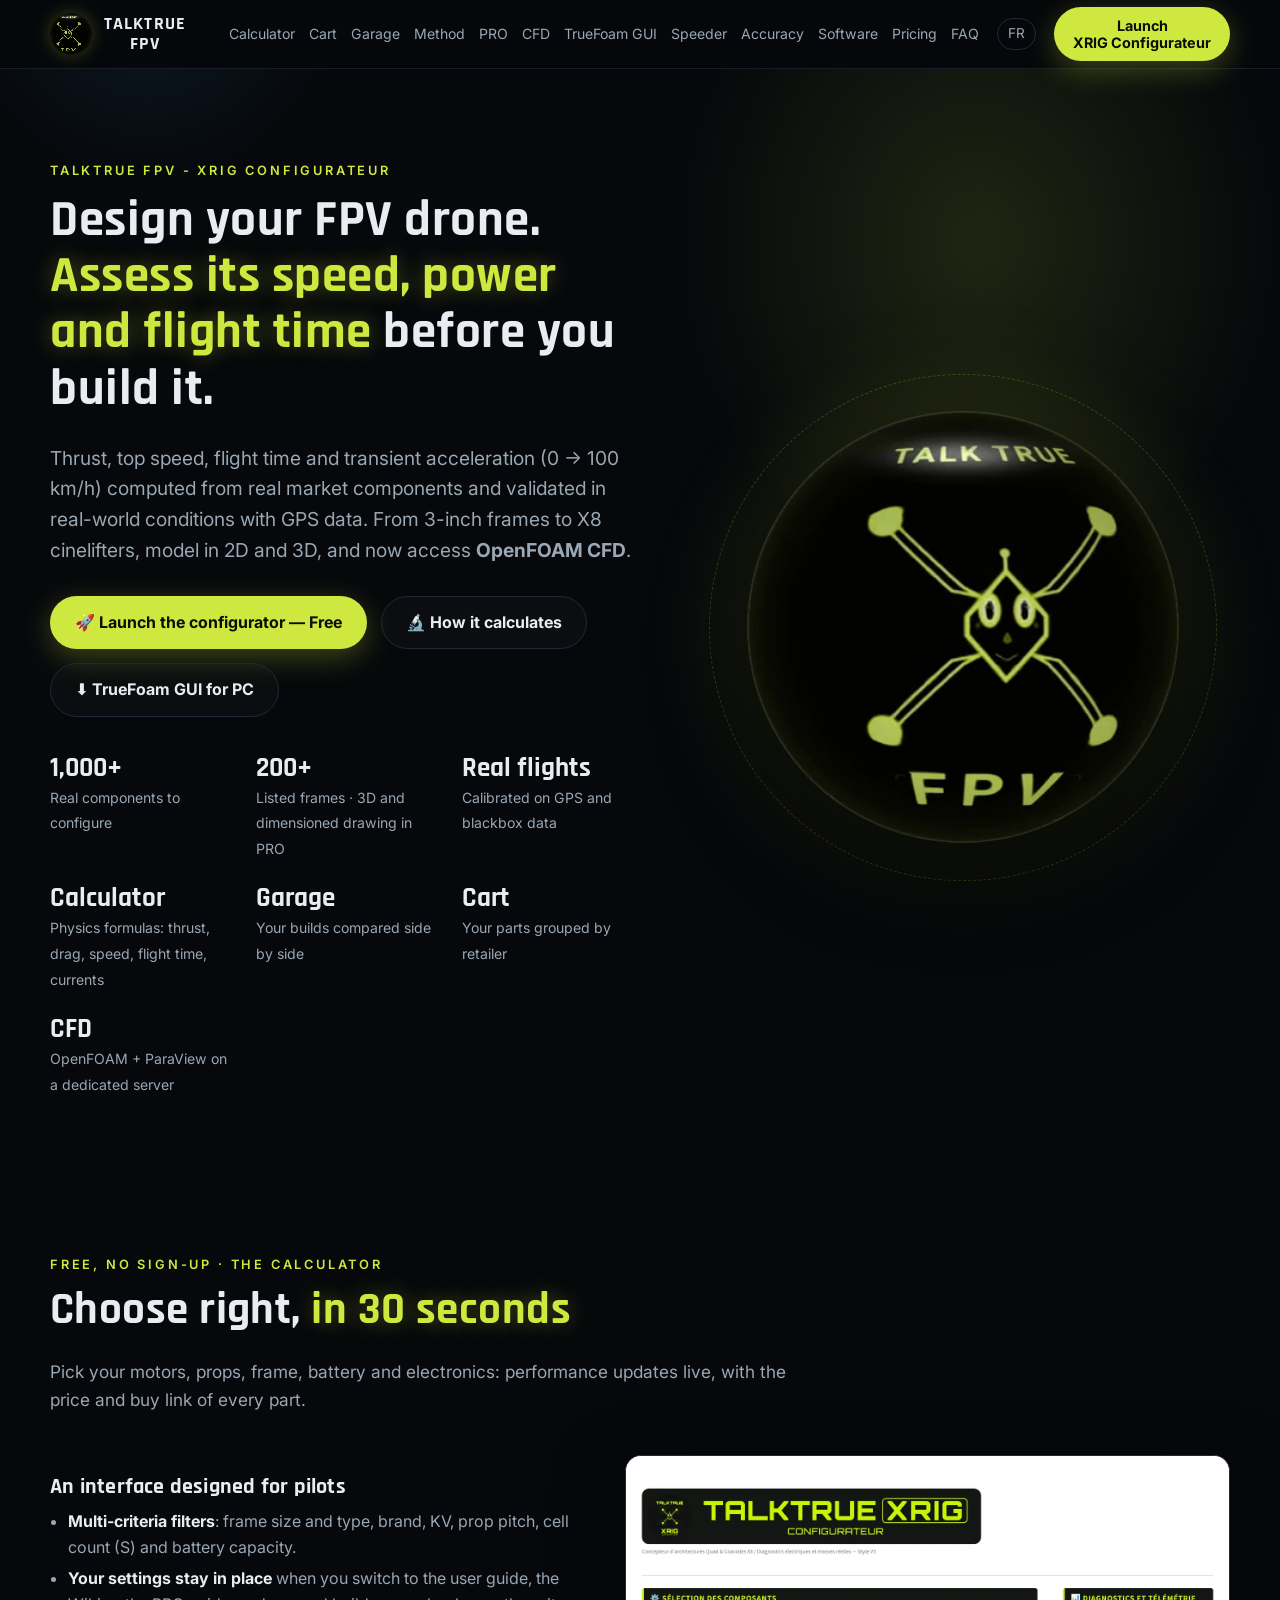
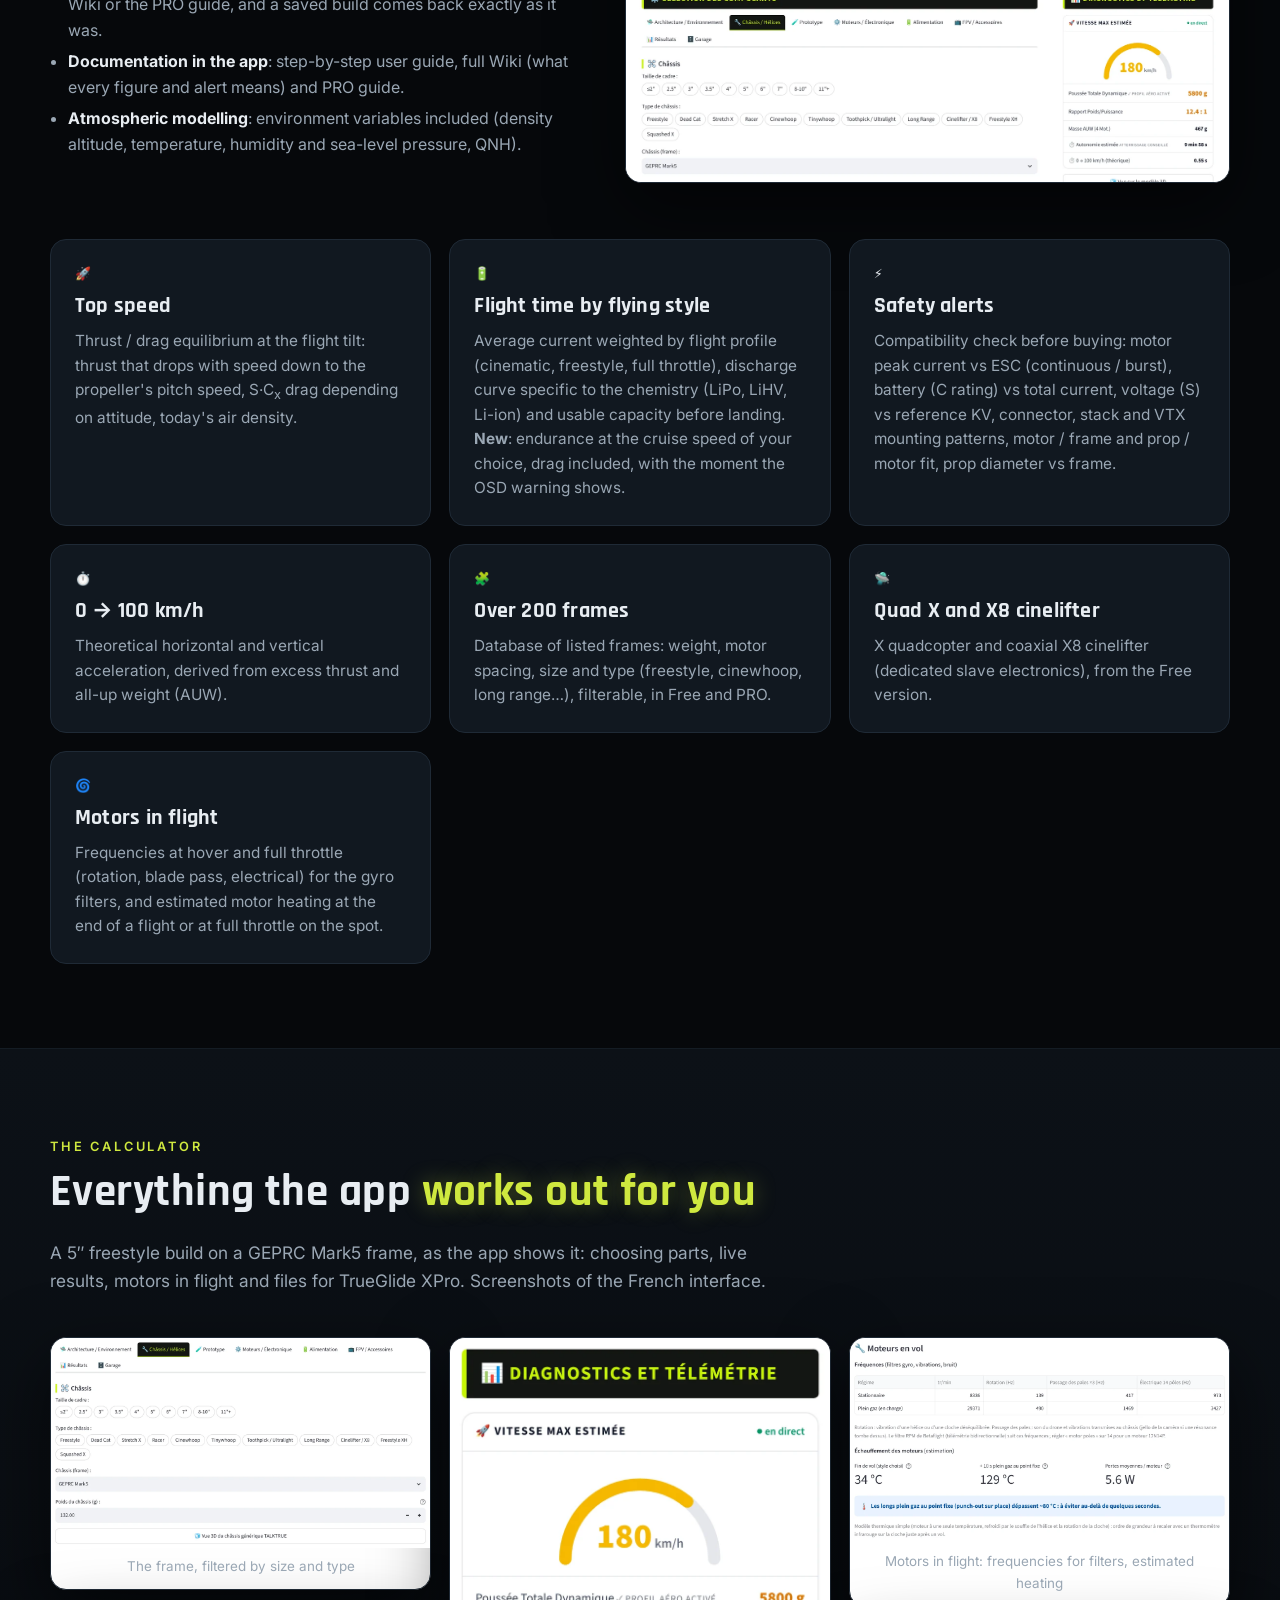
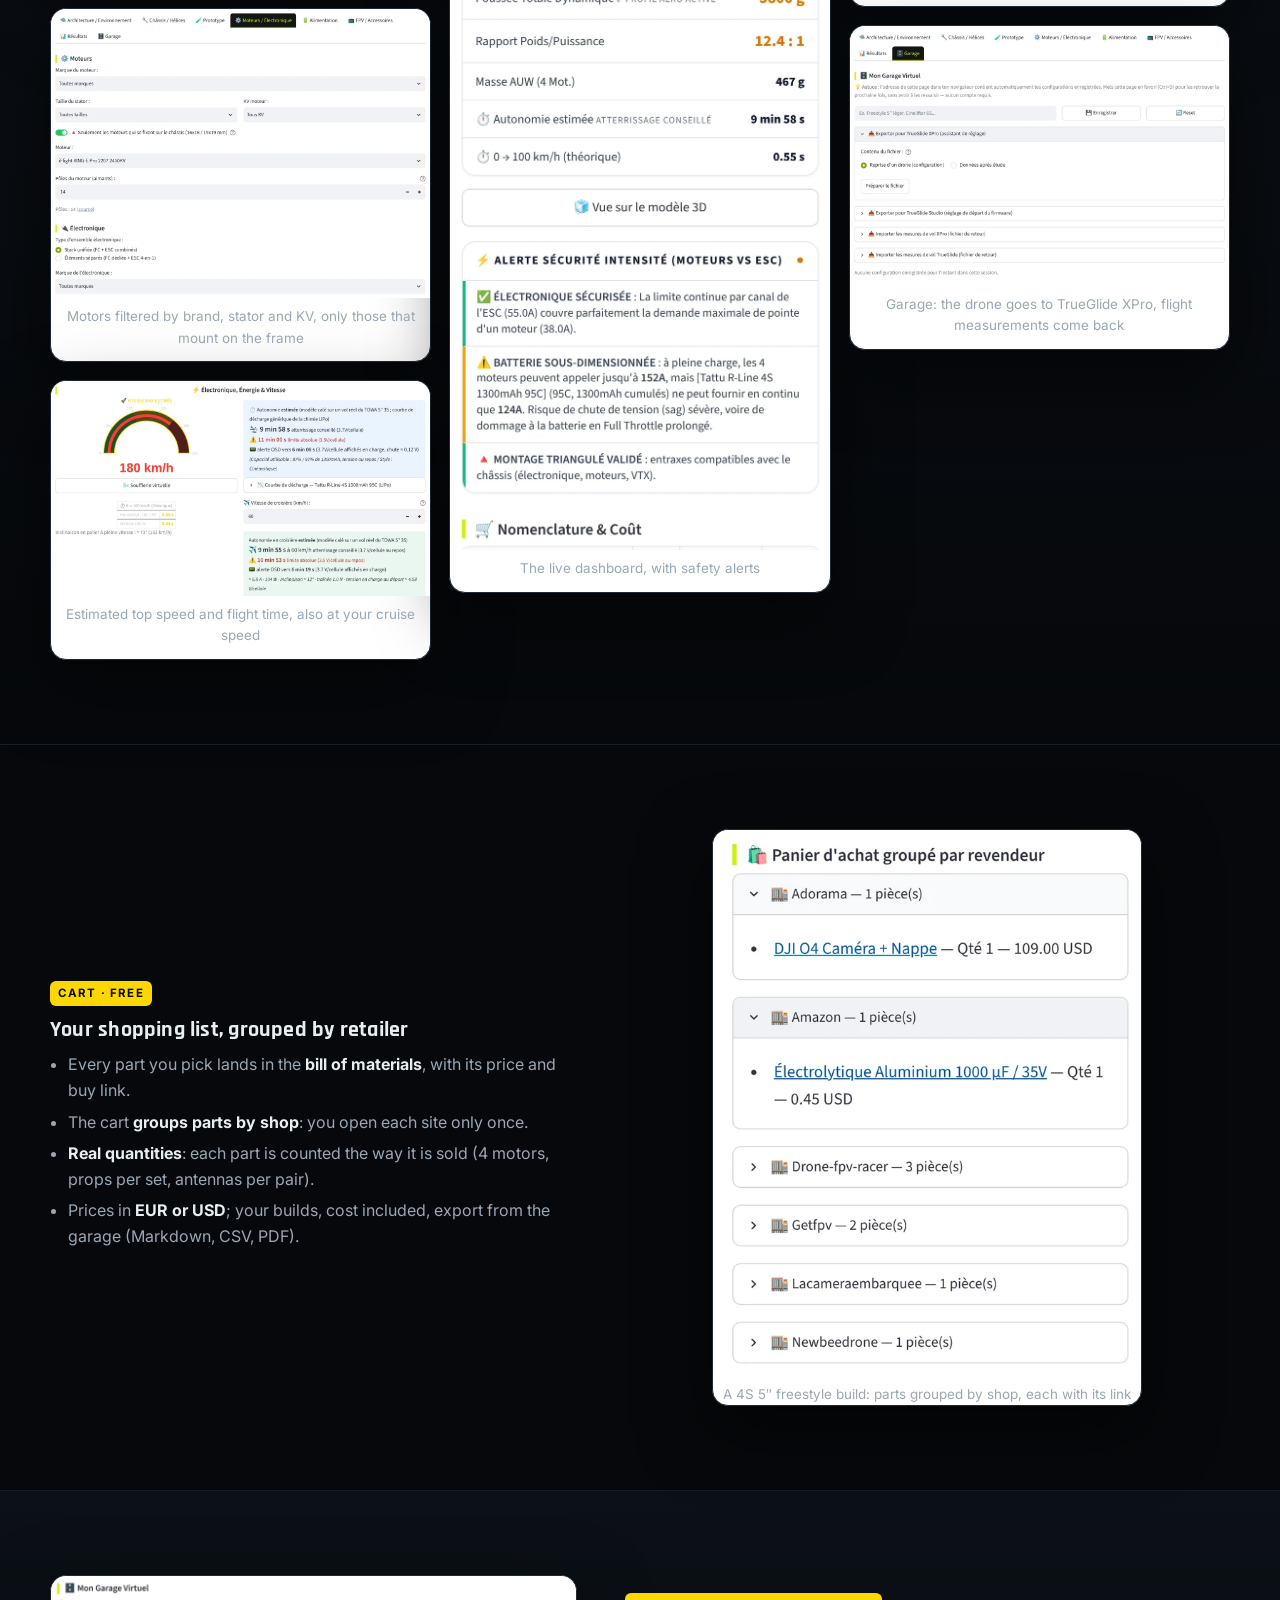
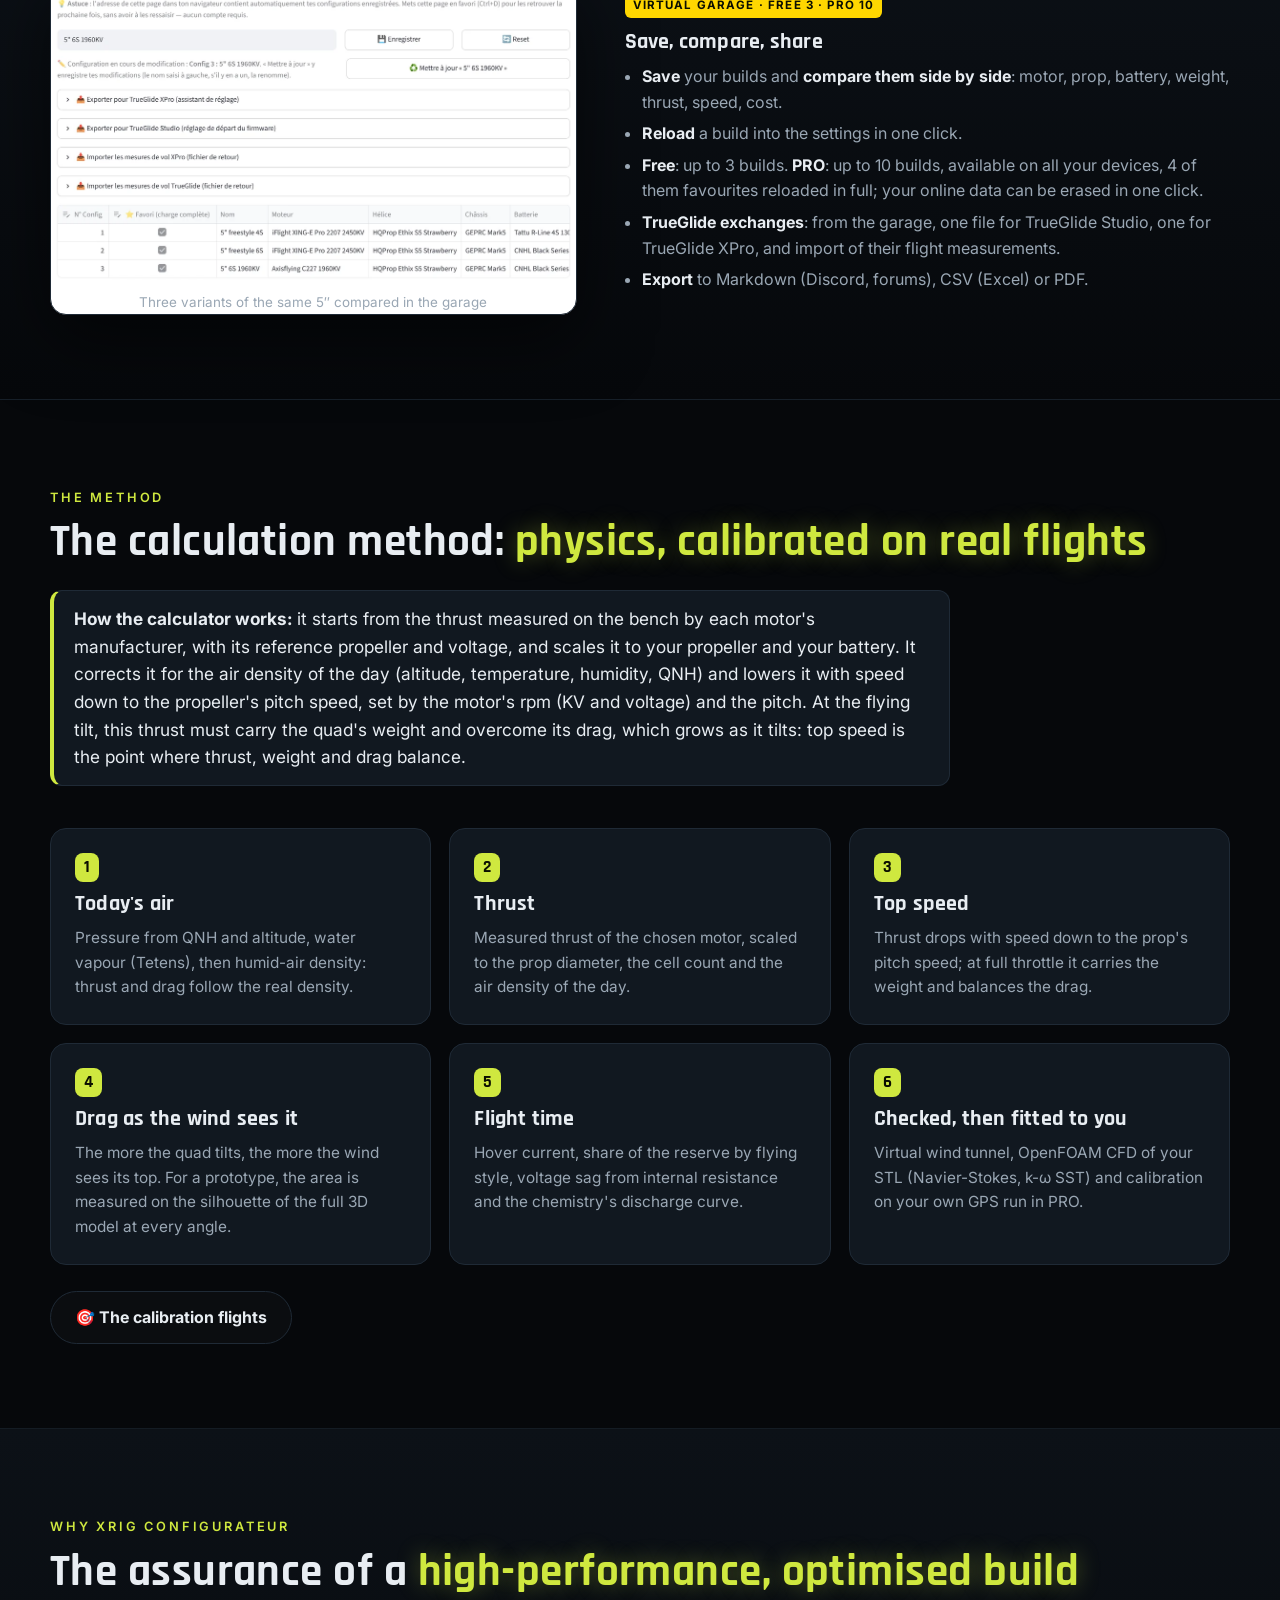
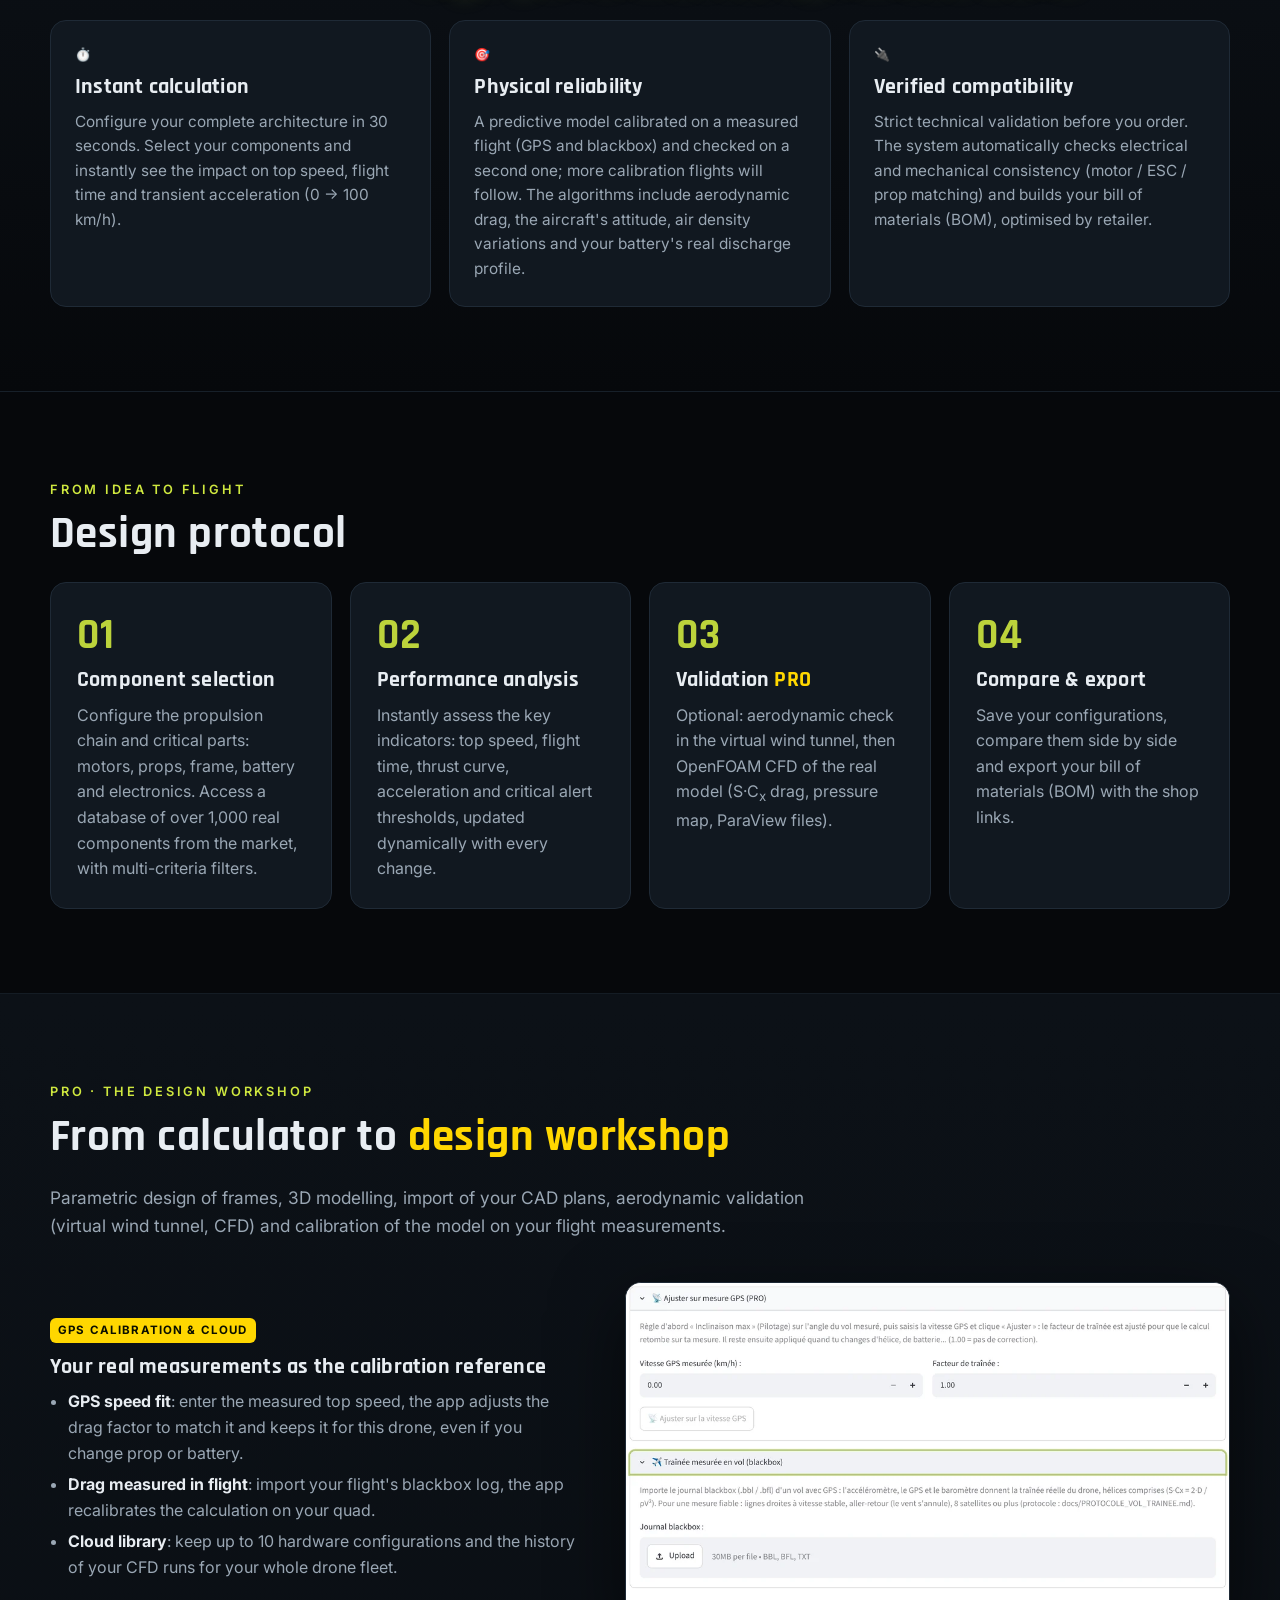
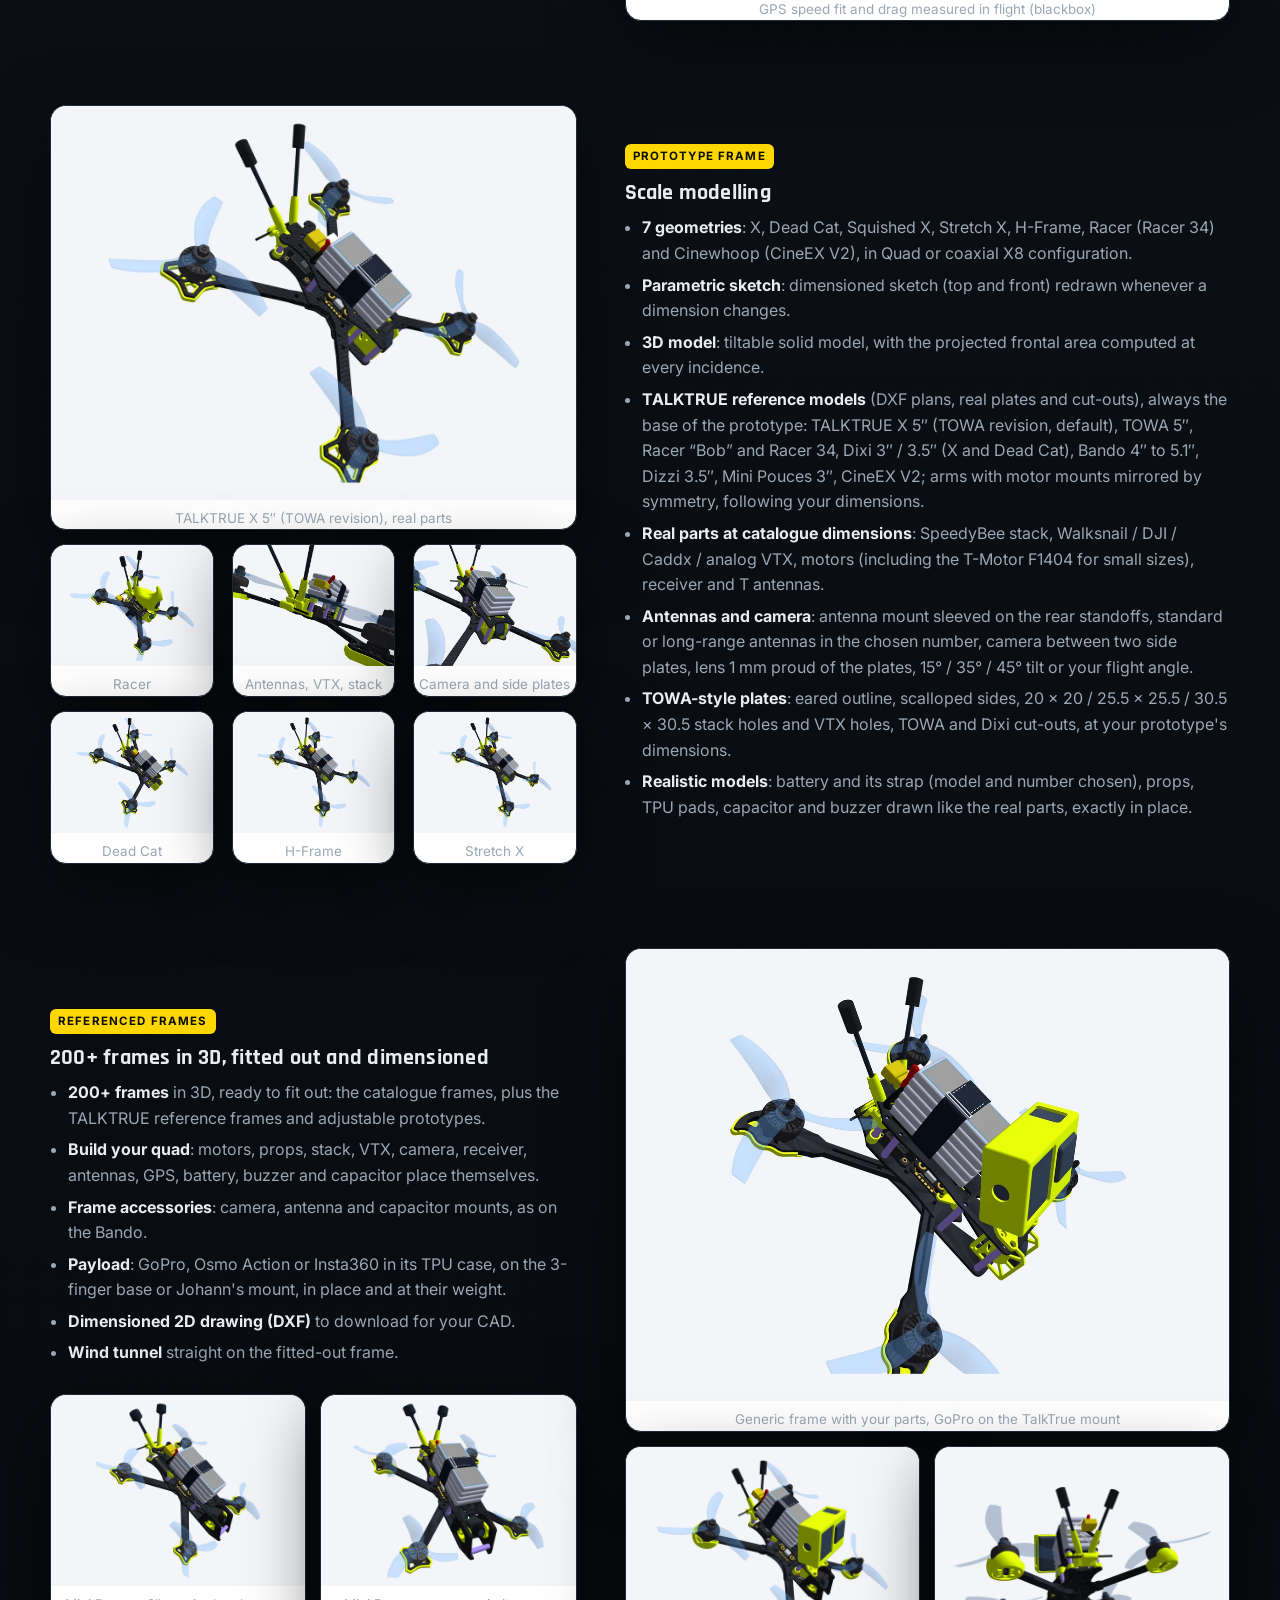
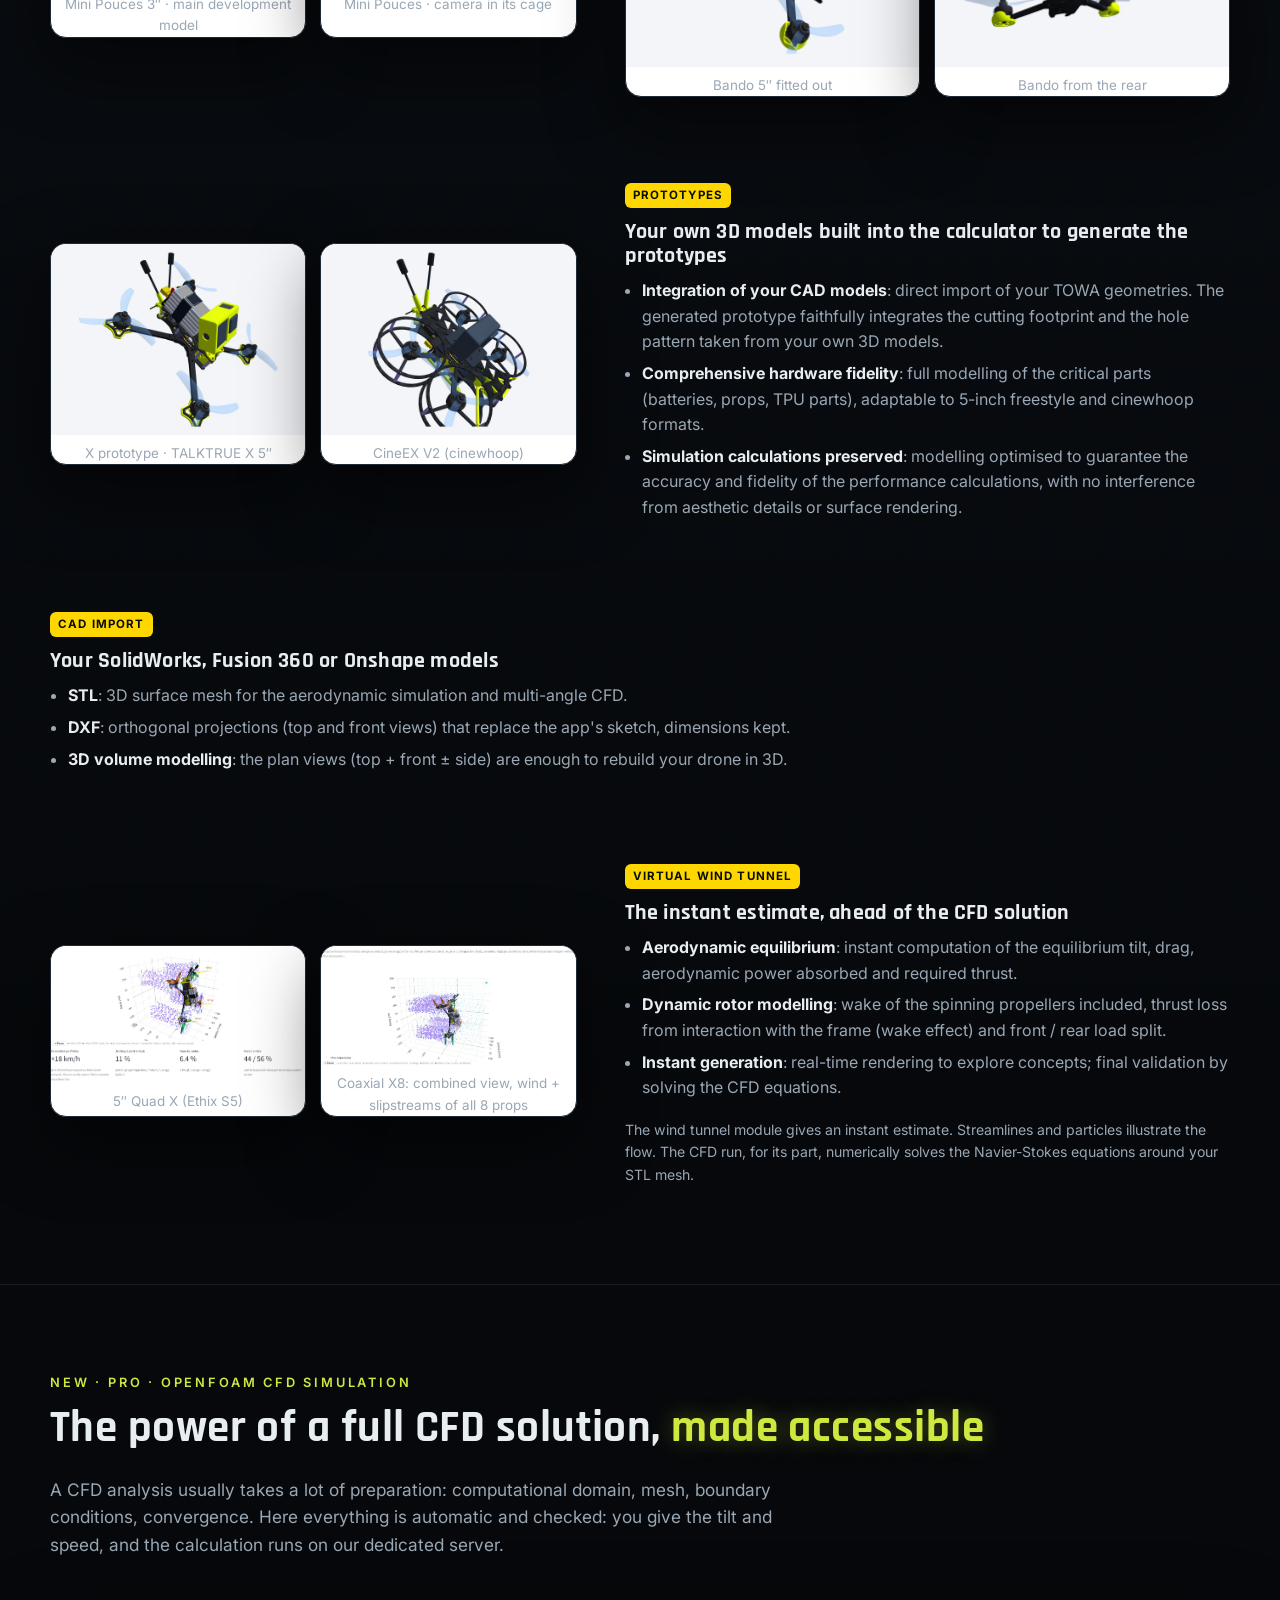
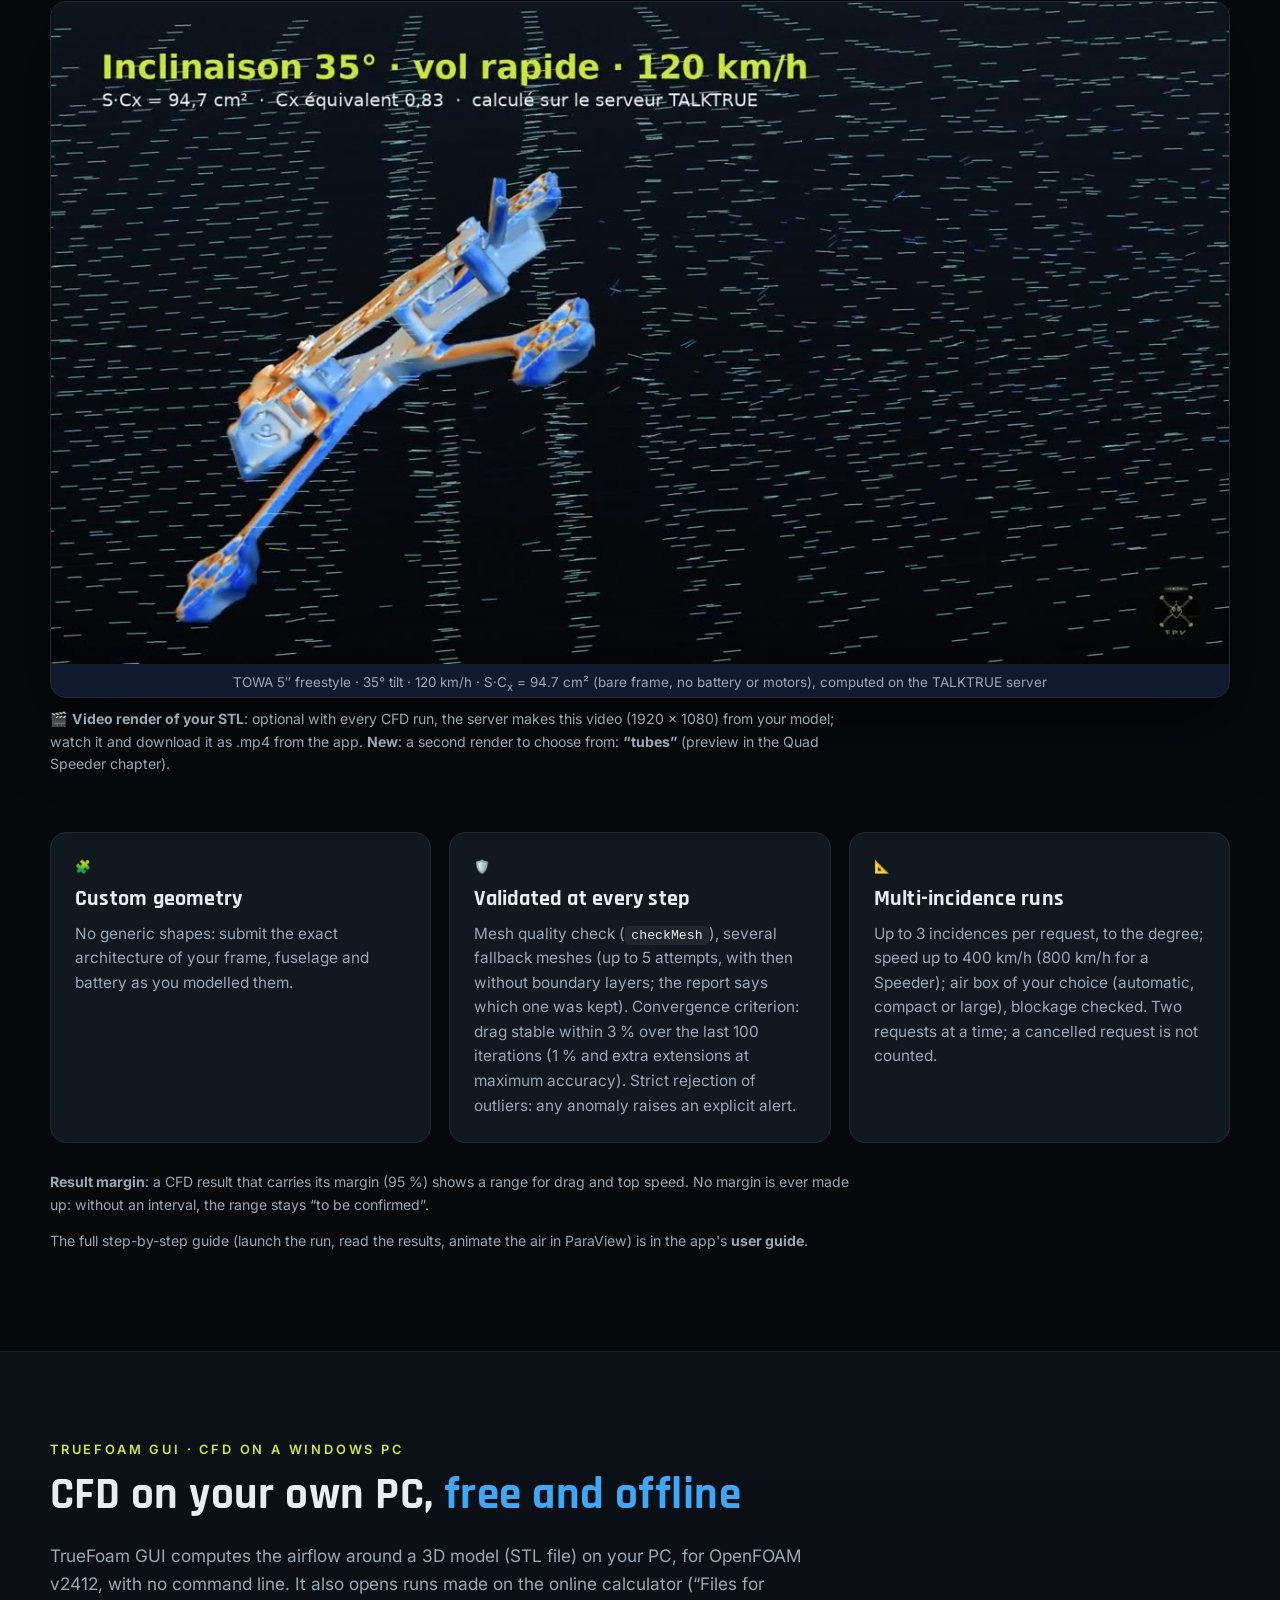
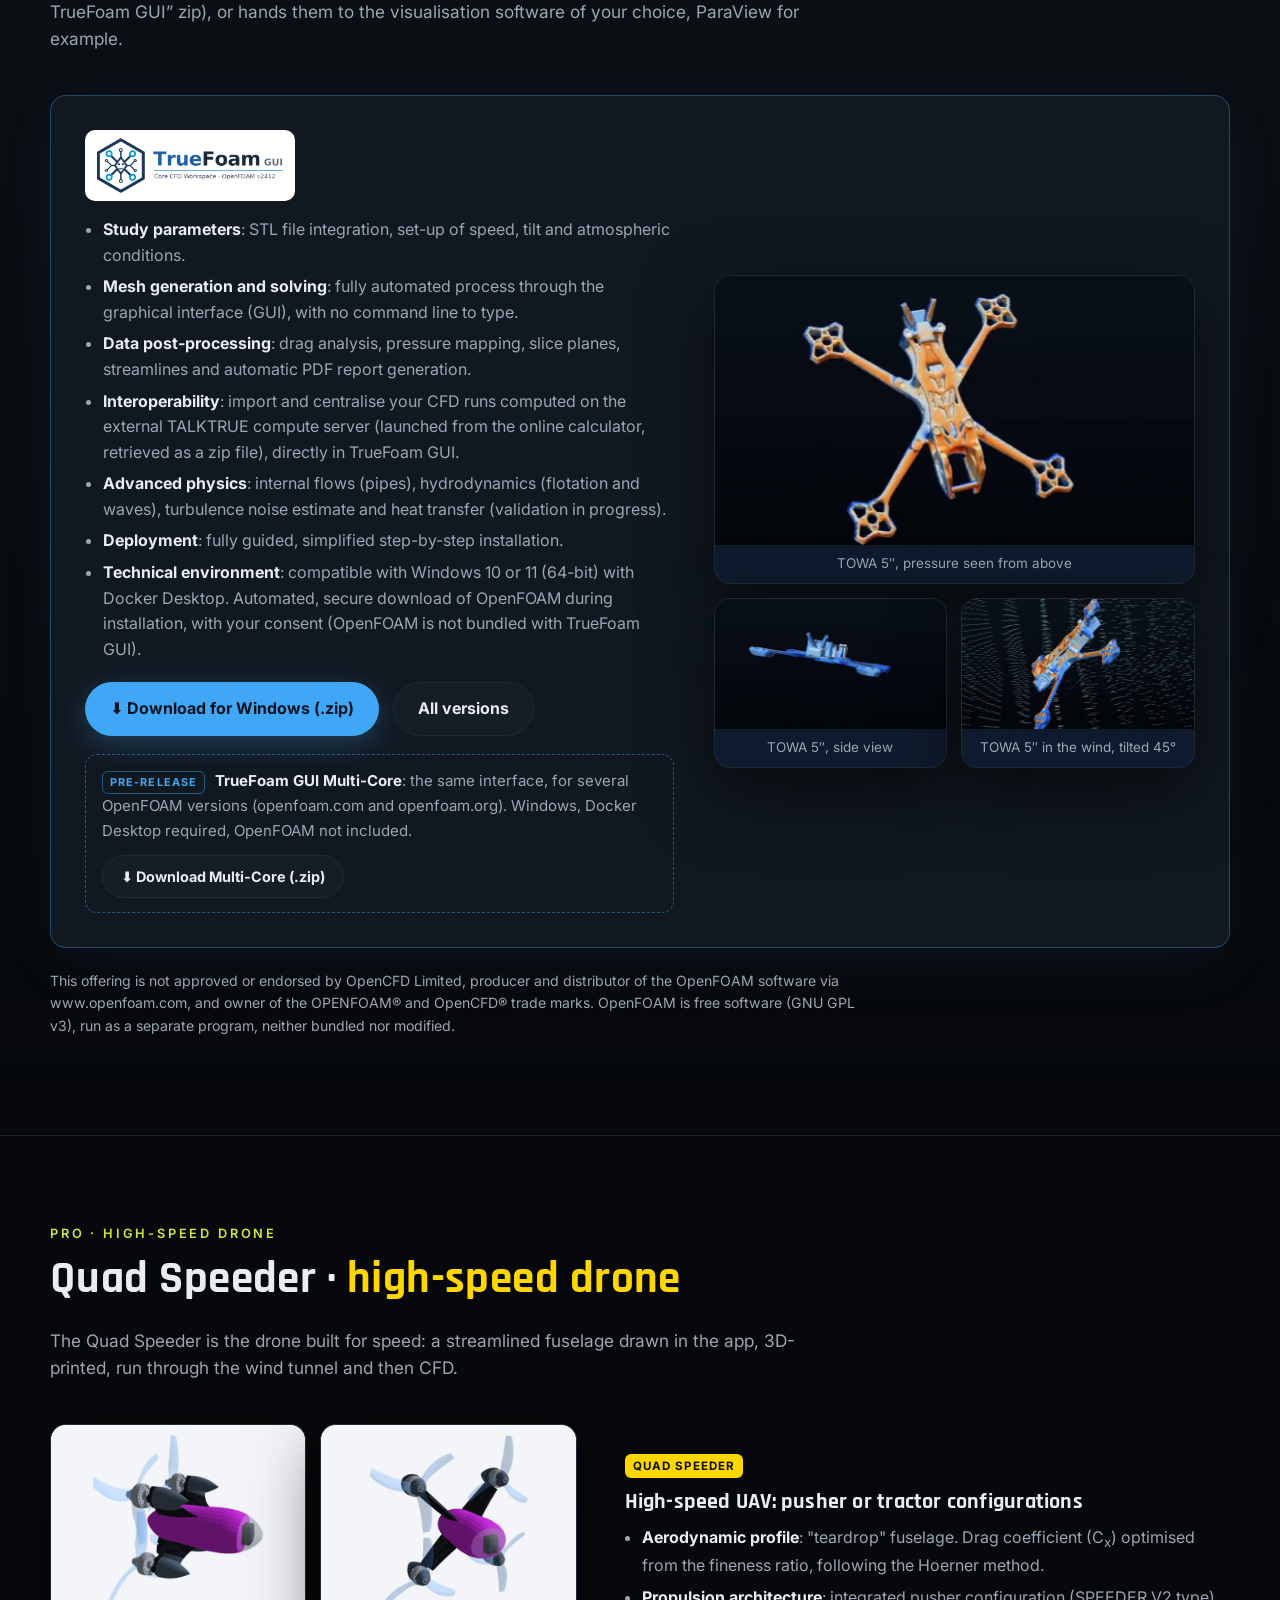
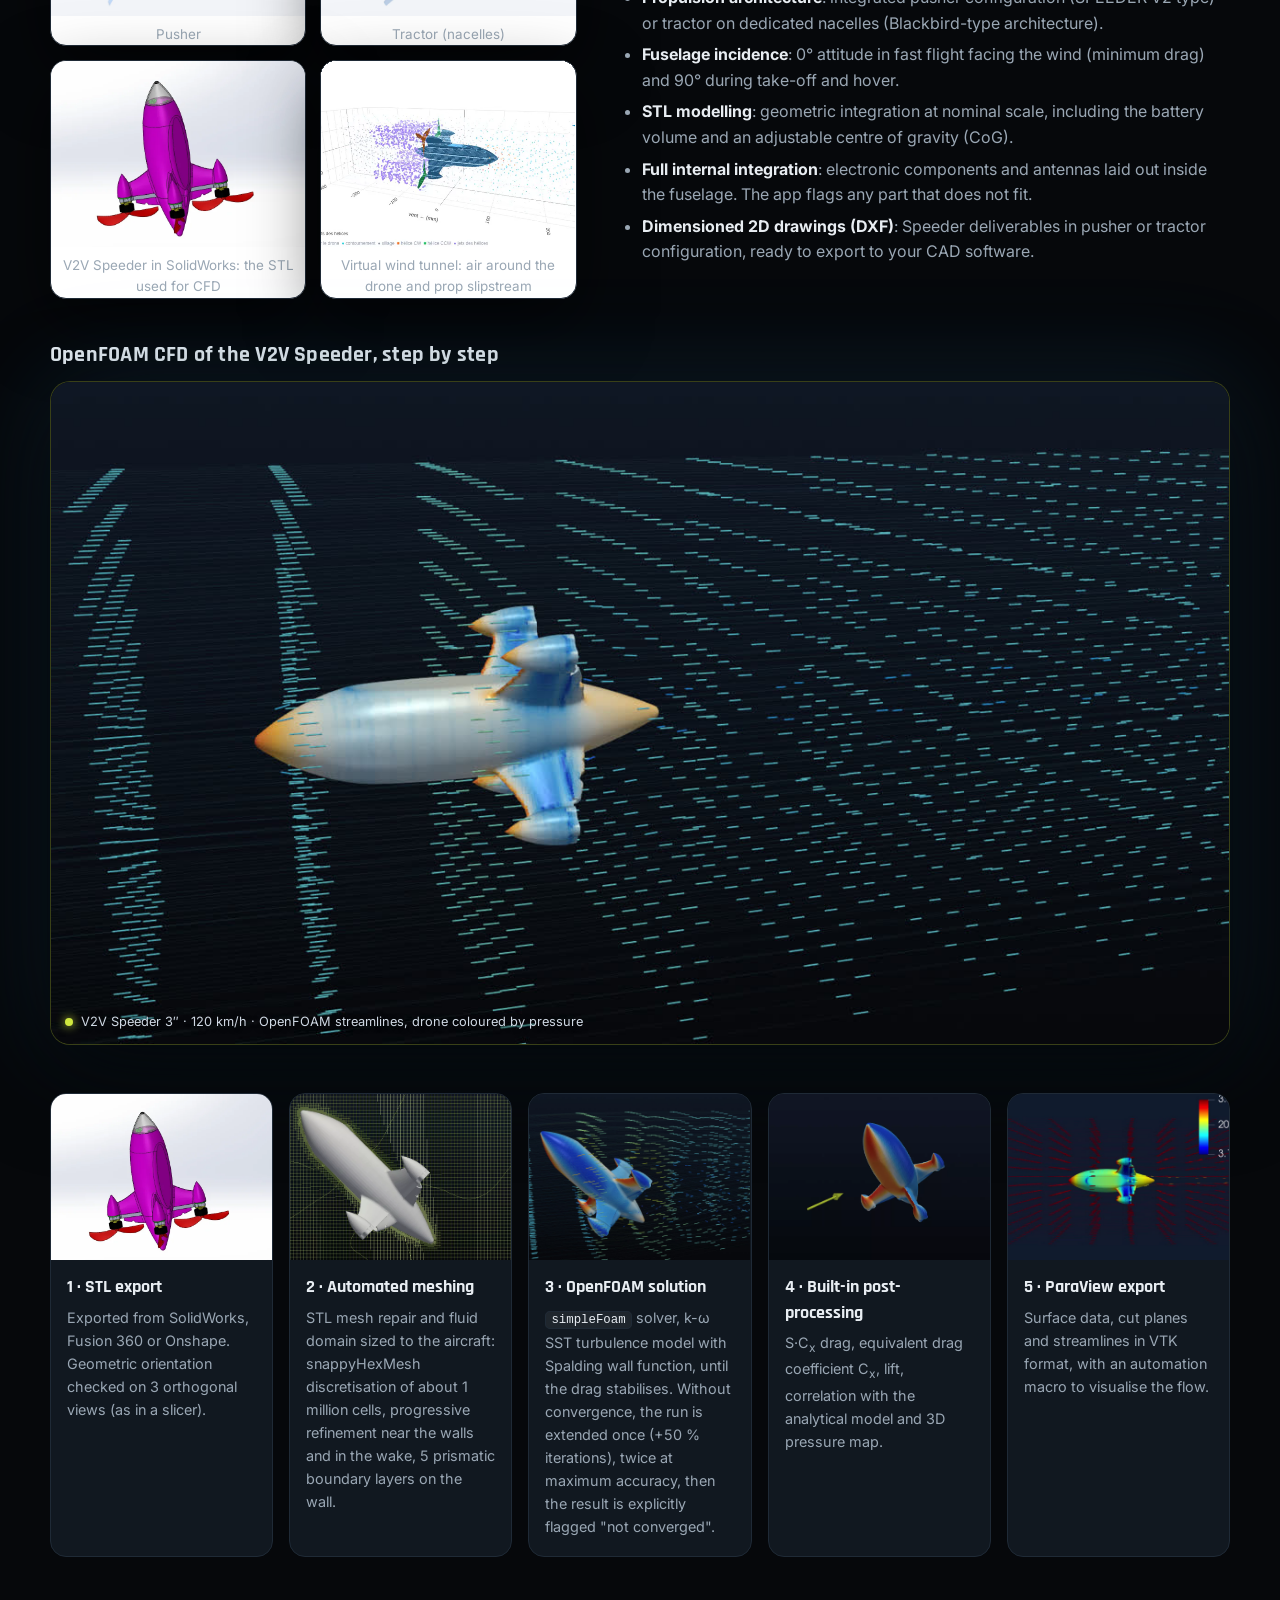
<file: en/index.html>
<!doctype html>
<html lang="en">
<head>
<meta charset="utf-8">
<meta name="viewport" content="width=device-width, initial-scale=1">
<title>TALKTRUE FPV - XRIG Configurateur — Design your FPV drone: speed, power, flight time and CFD</title>
<meta name="description" content="Design your FPV drone and assess its top speed, thrust and flight time in 30 s, with over 1,000 indexed components and over 200 frames, validated with GPS flight data. Cart grouped by retailer, build garage, and in PRO the wind tunnel and OpenFOAM CFD.">
<meta name="keywords" content="FPV calculator, FPV drone configurator, FPV simulator, FPV drone speed, drone battery flight time, motor prop thrust, FPV drone CFD, OpenFOAM drone, FPV drone drag, drone drag coefficient, ParaView, drone wind tunnel, FPV calculator, FPV drone simulator, FPV drone speed, FPV speeder, eCalc alternative">
<link rel="canonical" href="https://jschmiedd.github.io/en/">
<link rel="alternate" hreflang="fr" href="https://jschmiedd.github.io/">
<link rel="alternate" hreflang="en" href="https://jschmiedd.github.io/en/">
<link rel="alternate" hreflang="x-default" href="https://jschmiedd.github.io/">
<meta name="theme-color" content="#06080b">
<meta property="og:type" content="website">
<meta property="og:site_name" content="TALKTRUE FPV">
<meta property="og:locale" content="en_US">
<meta property="og:title" content="TALKTRUE FPV - XRIG Configurateur — Design your FPV drone. Assess it before you build it.">
<meta property="og:description" content="Speed, power and flight time of your FPV drone with over 1,000 indexed components, validated with GPS data. Plus the OpenFOAM CFD module on your STL.">
<meta property="og:url" content="https://jschmiedd.github.io/en/">
<meta property="og:image" content="https://jschmiedd.github.io/assets/og_en.jpg">
<meta name="twitter:card" content="summary_large_image">
<link rel="icon" href="/favicon.ico" sizes="48x48">
<link rel="icon" type="image/png" sizes="96x96" href="/assets/favicon-96.png">
<link rel="apple-touch-icon" href="/assets/apple-touch-icon.png">
<meta name="application-name" content="TALKTRUE FPV">
<meta name="apple-mobile-web-app-title" content="TALKTRUE FPV">
<link rel="preconnect" href="https://fonts.googleapis.com">
<link rel="preconnect" href="https://fonts.gstatic.com" crossorigin>
<link href="https://fonts.googleapis.com/css2?family=Inter:wght@400;600;700&family=Rajdhani:wght@600;700&display=swap" rel="stylesheet">
<link rel="stylesheet" href="../assets/style.css">
<script type="application/ld+json">
{
  "@context": "https://schema.org",
  "@type": "WebSite",
  "name": "TALKTRUE FPV",
  "alternateName": ["TalkTrue FPV", "TALKTRUE FPV - XRIG Configurateur"],
  "url": "https://jschmiedd.github.io/",
  "inLanguage": "en"
}
</script>
<script type="application/ld+json">
{
  "@context": "https://schema.org",
  "@type": "SoftwareApplication",
  "name": "TALKTRUE FPV - XRIG Configurateur",
  "applicationCategory": "EngineeringApplication",
  "operatingSystem": "Web",
  "url": "https://talktrue-simulateur-performences-v4.streamlit.app/",
  "inLanguage": "en",
  "description": "Automatic CFD simulation (OpenFOAM) of an FPV drone from its STL, plus a performance calculator: top speed, thrust, flight time, acceleration, safety alerts, prototype frame and Quad Speeder in 3D, STL and DXF import.",
  "offers": {"@type": "Offer", "price": "0", "priceCurrency": "EUR"},
  "image": "https://jschmiedd.github.io/assets/og_en.jpg"
}
</script>
<script type="application/ld+json">
{
  "@context": "https://schema.org",
  "@type": "FAQPage",
  "mainEntity": [
    {"@type": "Question", "name": "What is the TALKTRUE FPV CFD simulation?",
     "acceptedAnswer": {"@type": "Answer", "text": "A real simulation of the airflow around your drone, run with OpenFOAM (the open-source CFD software used in industry) from your STL file. Meshing, solving and checks are automatic. You get the drag area (S·Cd), the equivalent drag coefficient, a 3D pressure map and a file pack for ParaView."}},
    {"@type": "Question", "name": "Do I need to know OpenFOAM?",
     "acceptedAnswer": {"@type": "Answer", "text": "No. Upload your STL, choose the tilt and speed, and the TALKTRUE compute server does the rest: STL repair, domain, snappyHexMesh meshing, k-ω SST solve until convergence. Nothing to install."}},
    {"@type": "Question", "name": "How do I open the results in ParaView?",
     "acceptedAnswer": {"@type": "Answer", "text": "Every run comes with a zip for ParaView (free): drone surface, streamlines and a macro that makes the air flow. The illustrated step-by-step is in the app's user guide."}},
    {"@type": "Question", "name": "Is TALKTRUE FPV - XRIG Configurateur free?",
     "acceptedAnswer": {"@type": "Answer", "text": "Yes. The full calculator, over 200 frames, safety alerts, the cart grouped by retailer and a garage of 3 builds are free with no sign-up. PRO adds the online garage, the wind tunnel, CFD, the prototype frame, the Quad Speeder, 3D, STL/DXF import and GPS calibration."}},
    {"@type": "Question", "name": "Are the calculated speeds reliable?",
     "acceptedAnswer": {"@type": "Answer", "text": "The model is calibrated on real GPS-measured flights (TOWA 5-inch, 121 and 126 km/h) and accounts for the drone's tilt, air density and the real battery format. In PRO you can recalibrate on your own GPS measurement."}},
    {"@type": "Question", "name": "How is it different from eCalc?",
     "acceptedAnswer": {"@type": "Answer", "text": "eCalc is a reference for pure calculation. TALKTRUE FPV - XRIG Configurateur is a design platform: CFD of your own model, real parts with prices and shop links, a garage to compare builds, dimensioned sketches, 3D models and import of your CAD drawings."}}
  ]
}
</script>
</head>
<body>

<header class="entete">
  <div class="conteneur">
    <a class="marque" href="./" aria-label="TALKTRUE FPV, home">
      <video autoplay loop muted playsinline poster="../assets/logo_sphere_poster.jpg" aria-hidden="true">
        <source src="../assets/logo_sphere.webm" type="video/webm"><source src="../assets/logo_sphere.mp4" type="video/mp4">
      </video>
      <span class="marque-texte">TALKTRUE<br>FPV</span>
    </a>
    <nav class="menu" aria-label="Sections">
      <a href="#fonctions">Calculator</a>
      <a href="#panier">Cart</a>
      <a href="#garage">Garage</a>
      <a href="#method">Method</a>
      <a href="#premium">PRO</a>
      <a href="#cfd">CFD</a>
      <a href="#truefoam">TrueFoam GUI</a>
      <a href="#speeder">Speeder</a>
      <a href="#calage">Accuracy</a>
      <a href="#ecosysteme">Software</a>
      <a href="#offres">Pricing</a>
      <a href="#faq">FAQ</a>
    </nav>
    <a class="langue" href="../" hreflang="fr" lang="fr">FR</a>
    <a class="bouton principal" href="https://talktrue-simulateur-performences-v4.streamlit.app/"><span class="deux-lignes">Launch<br>XRIG Configurateur</span></a>
  </div>
</header>

<main>
<section class="heros">
  <div class="conteneur grille">
    <div>
      <span class="sur">TALKTRUE FPV - XRIG Configurateur</span>
      <h1>Design your FPV drone. <span class="neon">Assess its speed, power and flight time</span> before you build it.</h1>
      <p class="accroche">Thrust, top speed, flight time and transient acceleration (0 → 100 km/h) computed from
        real market components and validated in real-world conditions with GPS data. From 3-inch frames to
        X8 cinelifters, model in 2D and 3D, and now access
        <b>OpenFOAM CFD</b>.</p>
      <div class="actions">
        <a class="bouton principal" href="https://talktrue-simulateur-performences-v4.streamlit.app/">🚀 Launch the configurator — Free</a>
        <a class="bouton secondaire" href="#method">🔬 How it calculates</a>
        <a class="bouton secondaire" href="#truefoam">⬇️ TrueFoam GUI for PC</a>
      </div>
      <div class="chiffres">
        <div><b>1,000+</b><span>Real components to configure</span></div>
        <div><b>200+</b><span>Listed frames · 3D and dimensioned drawing in PRO</span></div>
        <div><b>Real flights</b><span>Calibrated on GPS and blackbox data</span></div>
        <div><b>Calculator</b><span>Physics formulas: thrust, drag, speed, flight time, currents</span></div>
        <div><b>Garage</b><span>Your builds compared side by side</span></div>
        <div><b>Cart</b><span>Your parts grouped by retailer</span></div>
        <div><b>CFD</b><span>OpenFOAM + ParaView on a dedicated server</span></div>
      </div>
    </div>
    <div class="sphere">
      <video autoplay loop muted playsinline poster="../assets/logo_sphere_poster.jpg" aria-label="TALK TRUE FPV logo spinning">
        <source src="../assets/logo_sphere.webm" type="video/webm"><source src="../assets/logo_sphere.mp4" type="video/mp4">
      </video>
    </div>
  </div>
</section>

<section id="fonctions">
  <div class="conteneur">
    <span class="sur">Free, no sign-up · the calculator</span>
    <h2>Choose right, <span class="neon">in 30 seconds</span></h2>
    <p class="intro">Pick your motors, props, frame, battery and electronics: performance updates live,
      with the price and buy link of every part.</p>
    <div class="fonction" style="margin-bottom:56px">
      <div>
        <h3>An interface designed for pilots</h3>
        <ul>
          <li><b>Multi-criteria filters</b>: frame size and type, brand, KV, prop pitch, cell count (S) and battery capacity.</li>
          <li><b>Your settings stay in place</b> when you switch to the user guide, the Wiki or the PRO guide, and a saved build comes back exactly as it was.</li>
          <li><b>Documentation in the app</b>: step-by-step user guide, full Wiki (what every figure and alert means) and PRO guide.</li>
          <li><b>Atmospheric modelling</b>: environment variables included (density altitude, temperature, humidity and sea-level pressure, QNH).</li>
        </ul>
      </div>
      <figure class="visuel"><img src="../assets/guide/01_apercu.webp" width="1480" height="799" loading="lazy" alt="TALKTRUE FPV - XRIG Configurateur interface: component selection and diagnostics"></figure>
    </div>
  
    <div class="cartes">
      <div class="carte"><div class="icone">🚀</div><h3>Top speed</h3><p>Thrust / drag equilibrium at the flight tilt: thrust that drops with speed down to the propeller's pitch speed, S·C<sub>x</sub> drag depending on attitude, today's air density.</p></div>
      <div class="carte"><div class="icone">🔋</div><h3>Flight time by flying style</h3><p>Average current weighted by flight profile (cinematic, freestyle, full throttle), discharge curve specific to the chemistry (LiPo, LiHV, Li-ion) and usable capacity before landing. <b>New</b>: endurance at the cruise speed of your choice, drag included, with the moment the OSD warning shows.</p></div>
      <div class="carte"><div class="icone">⚡</div><h3>Safety alerts</h3><p>Compatibility check before buying: motor peak current vs ESC (continuous / burst), battery (C rating) vs total current, voltage (S) vs reference KV, connector, stack and VTX mounting patterns, motor / frame and prop / motor fit, prop diameter vs frame.</p></div>
      <div class="carte"><div class="icone">⏱️</div><h3>0 → 100 km/h</h3><p>Theoretical horizontal and vertical acceleration, derived from excess thrust and all-up weight (AUW).</p></div>
      <div class="carte"><div class="icone">🧩</div><h3>Over 200 frames</h3><p>Database of listed frames: weight, motor spacing, size and type (freestyle, cinewhoop, long range…), filterable, in Free and PRO.</p></div>
      <div class="carte"><div class="icone">🛸</div><h3>Quad X and X8 cinelifter</h3><p>X quadcopter and coaxial X8 cinelifter (dedicated slave electronics), from the Free version.</p></div>
      <div class="carte"><div class="icone">🌀</div><h3>Motors in flight</h3><p>Frequencies at hover and full throttle (rotation, blade pass, electrical) for the gyro filters, and estimated motor heating at the end of a flight or at full throttle on the spot.</p></div>
    </div>

    </div>
</section>

<section id="galerie" class="alterne">
  <div class="conteneur">
    <span class="sur">The calculator</span>
    <h2>Everything the app <span class="neon">works out for you</span></h2>
    <p class="intro">A 5″ freestyle build on a GEPRC Mark5 frame, as the app shows it: choosing parts, live
      results, motors in flight and files for TrueGlide XPro. Screenshots of the French interface.</p>
    <div class="galerie-calc">
      <figure class="visuel"><a href="../assets/guide/galerie/gal_choix_pieces.webp"><img src="../assets/guide/galerie/gal_choix_pieces.webp" width="1200" height="664" loading="lazy" alt="Choosing the frame by size and type, GEPRC Mark5 frame selected"></a><figcaption>The frame, filtered by size and type</figcaption></figure>
      <figure class="visuel"><a href="../assets/guide/galerie/gal_moteurs.webp"><img src="../assets/guide/galerie/gal_moteurs.webp" width="1200" height="915" loading="lazy" alt="Choosing the motor by brand, stator size and KV, and the electronics"></a><figcaption>Motors filtered by brand, stator and KV, only those that mount on the frame</figcaption></figure>
      <figure class="visuel"><a href="../assets/guide/galerie/gal_vitesse_autonomie.webp"><img src="../assets/guide/galerie/gal_vitesse_autonomie.webp" width="1200" height="678" loading="lazy" alt="Estimated top speed on a gauge and estimated flight time, also at the chosen cruise speed"></a><figcaption>Estimated top speed and flight time, also at your cruise speed</figcaption></figure>
      <figure class="visuel haute"><a href="../assets/guide/galerie/gal_tableau_bord.webp"><img src="../assets/guide/galerie/gal_tableau_bord.webp" width="780" height="1671" loading="lazy" alt="Dashboard: estimated top speed, thrust, thrust-to-weight ratio, weight, flight time, 0 to 100 km/h and safety alerts"></a><figcaption>The live dashboard, with safety alerts</figcaption></figure>
      <figure class="visuel"><a href="../assets/guide/galerie/gal_moteurs_en_vol.webp"><img src="../assets/guide/galerie/gal_moteurs_en_vol.webp" width="1200" height="651" loading="lazy" alt="Motors in flight: rotation and blade-pass frequencies, estimated motor heating"></a><figcaption>Motors in flight: frequencies for filters, estimated heating</figcaption></figure>
      <figure class="visuel"><a href="../assets/guide/galerie/gal_fichiers_xpro.webp"><img src="../assets/guide/galerie/gal_fichiers_xpro.webp" width="1200" height="820" loading="lazy" alt="Garage: export the drone to TrueGlide XPro and TrueGlide Studio, import flight measurements"></a><figcaption>Garage: the drone goes to TrueGlide XPro, flight measurements come back</figcaption></figure>
    </div>
  </div>
</section>

<section id="panier">
  <div class="conteneur">
    <div class="fonction">
      <div>
        <span class="badge">Cart · Free</span>
        <h3>Your shopping list, grouped by retailer</h3>
        <ul>
          <li>Every part you pick lands in the <b>bill of materials</b>, with its price and buy link.</li>
          <li>The cart <b>groups parts by shop</b>: you open each site only once.</li>
          <li><b>Real quantities</b>: each part is counted the way it is sold (4 motors, props per set, antennas per pair).</li>
          <li>Prices in <b>EUR or USD</b>; your builds, cost included, export from the garage (Markdown, CSV, PDF).</li>
        </ul>
      </div>
      <figure class="visuel" style="max-width:430px;justify-self:center"><img src="../assets/guide/panier.webp" width="600" height="766" loading="lazy" alt="FPV configurator shopping cart grouped by retailer, with quantities, prices and links"><figcaption>A 4S 5″ freestyle build: parts grouped by shop, each with its link</figcaption></figure>
    </div>
  </div>
</section>

<section id="garage" class="alterne">
  <div class="conteneur">
    <div class="fonction inverse">
      <div>
        <span class="badge">Virtual garage · Free 3 · PRO 10</span>
        <h3>Save, compare, share</h3>
        <ul>
          <li><b>Save</b> your builds and <b>compare them side by side</b>: motor, prop, battery, weight, thrust, speed, cost.</li>
          <li><b>Reload</b> a build into the settings in one click.</li>
          <li><b>Free</b>: up to 3 builds. <b>PRO</b>: up to 10 builds, available on all your devices, 4 of them favourites reloaded in full; your online data can be erased in one click.</li>
          <li><b>TrueGlide exchanges</b>: from the garage, one file for TrueGlide Studio, one for TrueGlide XPro, and import of their flight measurements.</li>
          <li><b>Export</b> to Markdown (Discord, forums), CSV (Excel) or PDF.</li>
        </ul>
      </div>
      <figure class="visuel"><img src="../assets/guide/garage.webp" width="1100" height="645" loading="lazy" alt="Virtual garage: three FPV drone builds compared side by side"><figcaption>Three variants of the same 5″ compared in the garage</figcaption></figure>
    </div>
  </div>
</section>

<section id="method" class="methode">
  <div class="conteneur">
    <span class="sur">The method</span>
    <h2>The calculation method: <span class="neon">physics, calibrated on real flights</span></h2>
    <p class="principe"><b>How the calculator works:</b> it starts from the thrust measured on the bench by each
      motor's manufacturer, with its reference propeller and voltage, and scales it to your propeller and your battery.
      It corrects it for the air density of the day (altitude, temperature, humidity, QNH) and lowers it with speed down to the propeller's pitch speed, set by the motor's rpm (KV and voltage) and the pitch.
      At the flying tilt, this thrust must carry the quad's weight and overcome its drag, which grows as it tilts: top speed
      is the point where thrust, weight and drag balance.</p>
    <div class="cartes">
      <div class="carte"><span class="num">1</span><h3>Today's air</h3><p>Pressure from QNH and altitude, water vapour
        (Tetens), then humid-air density: thrust and drag follow the real density.</p></div>
      <div class="carte"><span class="num">2</span><h3>Thrust</h3><p>Measured thrust of the chosen motor, scaled to the
        prop diameter, the cell count and the air density of the day.</p></div>
      <div class="carte"><span class="num">3</span><h3>Top speed</h3><p>Thrust drops with speed down to the prop's pitch
        speed; at full throttle it carries the weight and balances the drag.</p></div>
      <div class="carte"><span class="num">4</span><h3>Drag as the wind sees it</h3><p>The more the quad tilts, the more
        the wind sees its top. For a prototype, the area is measured on the silhouette of the full 3D model at every
        angle.</p></div>
      <div class="carte"><span class="num">5</span><h3>Flight time</h3><p>Hover current, share of the reserve by flying
        style, voltage sag from internal resistance and the chemistry's discharge curve.</p></div>
      <div class="carte"><span class="num">6</span><h3>Checked, then fitted to you</h3><p>Virtual wind tunnel, OpenFOAM CFD
        of your STL (Navier-Stokes, k-ω SST) and calibration on your own GPS run in PRO.</p></div>
    </div>
    <div class="liens">
      <a class="bouton secondaire" href="#calage">🎯 The calibration flights</a>
    </div>
  </div>
</section>

<section id="piliers" class="alterne">
  <div class="conteneur">
    <span class="sur">Why XRIG Configurateur</span>
    <h2>The assurance of a <span class="neon">high-performance, optimised build</span></h2>
    <div class="cartes">
      <div class="carte"><div class="icone">⏱️</div><h3>Instant calculation</h3><p>Configure your complete architecture in 30 seconds. Select your components and instantly see the impact on top speed, flight time and transient acceleration (0 → 100 km/h).</p></div>
      <div class="carte"><div class="icone">🎯</div><h3>Physical reliability</h3><p>A predictive model calibrated on a measured flight (GPS and blackbox) and checked on a second one; more calibration flights will follow. The algorithms include aerodynamic drag, the aircraft's attitude, air density variations and your battery's real discharge profile.</p></div>
      <div class="carte"><div class="icone">🔌</div><h3>Verified compatibility</h3><p>Strict technical validation before you order. The system automatically checks electrical and mechanical consistency (motor / ESC / prop matching) and builds your bill of materials (BOM), optimised by retailer.</p></div>
    </div>
  </div>
</section>

<section id="parcours">
  <div class="conteneur">
    <span class="sur">From idea to flight</span>
    <h2>Design protocol</h2>
    <div class="etapes quatre">
      <div class="etape"><h3>Component selection</h3><p>Configure the propulsion chain and critical parts: motors, props, frame, battery and electronics. Access a database of over 1,000 real components from the market, with multi-criteria filters.</p></div>
      <div class="etape"><h3>Performance analysis</h3><p>Instantly assess the key indicators: top speed, flight time, thrust curve, acceleration and critical alert thresholds, updated dynamically with every change.</p></div>
      <div class="etape"><h3>Validation <span class="or">PRO</span></h3><p>Optional: aerodynamic check in the virtual wind tunnel, then OpenFOAM CFD of the real model (S·C<sub>x</sub> drag, pressure map, ParaView files).</p></div>
      <div class="etape"><h3>Compare &amp; export</h3><p>Save your configurations, compare them side by side and export your bill of materials (BOM) with the shop links.</p></div>
    </div>
  </div>
</section>

<section id="premium" class="alterne">
  <div class="conteneur">
    <span class="sur">PRO · the design workshop</span>
    <h2>From calculator to <span class="or">design workshop</span></h2>
    <p class="intro">Parametric design of frames, 3D modelling, import of your CAD plans, aerodynamic validation (virtual wind tunnel, CFD) and calibration of the model on your flight measurements.</p>

    <div class="fonction">
      <div>
        <span class="badge">GPS calibration &amp; Cloud</span>
        <h3>Your real measurements as the calibration reference</h3>
        <ul>
          <li><b>GPS speed fit</b>: enter the measured top speed, the app adjusts the drag factor to match it and keeps it for this drone, even if you change prop or battery.</li>
          <li><b>Drag measured in flight</b>: import your flight's blackbox log, the app recalibrates the calculation on your quad.</li>
          <li><b>Cloud library</b>: keep up to 10 hardware configurations and the history of your CFD runs for your whole drone fleet.</li>
        </ul>
      </div>
      <figure class="visuel"><img src="../assets/guide/04_mesure_gps.webp" width="1000" height="511" loading="lazy" alt="GPS speed fit and drag measured in flight from the blackbox log"><figcaption>GPS speed fit and drag measured in flight (blackbox)</figcaption></figure>
    </div>
    <div class="fonction inverse">
      <div>
        <span class="badge">Prototype frame</span>
        <h3>Scale modelling</h3>
        <ul>
          <li><b>7 geometries</b>: X, Dead Cat, Squished X, Stretch X, H-Frame, Racer (Racer 34) and Cinewhoop (CineEX V2), in Quad or coaxial X8 configuration.</li>
          <li><b>Parametric sketch</b>: dimensioned sketch (top and front) redrawn whenever a dimension changes.</li>
          <li><b>3D model</b>: tiltable solid model, with the projected frontal area computed at every incidence.</li>
          <li><b>TALKTRUE reference models</b> (DXF plans, real plates and cut-outs), always the base of the prototype: TALKTRUE X 5″ (TOWA revision, default), TOWA 5″, Racer “Bob” and Racer 34, Dixi 3″ / 3.5″ (X and Dead Cat), Bando 4″ to 5.1″, Dizzi 3.5″, Mini Pouces 3″, CineEX V2; arms with motor mounts mirrored by symmetry, following your dimensions.</li>
          <li><b>Real parts at catalogue dimensions</b>: SpeedyBee stack, Walksnail / DJI / Caddx / analog VTX, motors (including the T-Motor F1404 for small sizes), receiver and T antennas.</li>
          <li><b>Antennas and camera</b>: antenna mount sleeved on the rear standoffs, standard or long-range antennas in the chosen number, camera between two side plates, lens 1 mm proud of the plates, 15° / 35° / 45° tilt or your flight angle.</li>
          <li><b>TOWA-style plates</b>: eared outline, scalloped sides, 20 × 20 / 25.5 × 25.5 / 30.5 × 30.5 stack holes and VTX holes, TOWA and Dixi cut-outs, at your prototype's dimensions.</li>
          <li><b>Realistic models</b>: battery and its strap (model and number chosen), props, TPU pads, capacitor and buzzer drawn like the real parts, exactly in place.</li>
        </ul>
      </div>
      <div>
        <figure class="visuel"><img src="../assets/guide/rendu_proto.webp" width="1200" height="900" loading="lazy" alt="3D model of the TALKTRUE X 5 inch, TOWA revision: plates, arms with motor mounts, antenna mount and camera"><figcaption>TALKTRUE X 5″ (TOWA revision), real parts</figcaption></figure>
        <div class="trio">
          <figure class="visuel"><img src="../assets/guide/rendu_racer.webp" width="1200" height="900" loading="lazy" alt="Racer reference frame with its canopy in 3D"><figcaption>Racer</figcaption></figure>
          <figure class="visuel"><img src="../assets/guide/rendu_details.webp" width="1200" height="900" loading="lazy" alt="Rear of the drone: antenna mount on the standoffs, two DJI O4 antennas, VTX and stack"><figcaption>Antennas, VTX, stack</figcaption></figure>
          <figure class="visuel"><img src="../assets/guide/rendu_camera.webp" width="1200" height="900" loading="lazy" alt="FPV camera between its two side plates, lens 1 mm proud of the plates"><figcaption>Camera and side plates</figcaption></figure>
        </div>
        <div class="trio">
          <figure class="visuel"><img src="../assets/guide/proto3d_deadcat.webp" width="1200" height="900" loading="lazy" alt="Dead Cat prototype generated in 3D, TOWA-style arms and plates, fitted out"><figcaption>Dead Cat</figcaption></figure>
          <figure class="visuel"><img src="../assets/guide/proto3d_hframe.webp" width="1200" height="900" loading="lazy" alt="H-Frame prototype generated in 3D, TOWA-style arms and plates, fitted out"><figcaption>H-Frame</figcaption></figure>
          <figure class="visuel"><img src="../assets/guide/proto3d_stretch.webp" width="1200" height="900" loading="lazy" alt="Stretch X prototype generated in 3D, TOWA-style arms and plates, fitted out"><figcaption>Stretch X</figcaption></figure>
        </div>
      </div>
    </div>

    <div class="fonction">
      <div>
        <span class="badge">Referenced frames</span>
        <h3>200+ frames in 3D, fitted out and dimensioned</h3>
        <ul>
          <li><b>200+ frames</b> in 3D, ready to fit out: the catalogue frames, plus the TALKTRUE reference frames and adjustable prototypes.</li>
          <li><b>Build your quad</b>: motors, props, stack, VTX, camera, receiver, antennas, GPS, battery, buzzer and capacitor place themselves.</li>
          <li><b>Frame accessories</b>: camera, antenna and capacitor mounts, as on the Bando.</li>
          <li><b>Payload</b>: GoPro, Osmo Action or Insta360 in its TPU case, on the 3-finger base or Johann's mount, in place and at their weight.</li>
          <li><b>Dimensioned 2D drawing (DXF)</b> to download for your CAD.</li>
          <li><b>Wind tunnel</b> straight on the fitted-out frame.</li>
        </ul>
        <div class="duo" style="margin-top:28px">
          <figure class="visuel"><img src="../assets/guide/mini_pouces.webp" width="1200" height="900" loading="lazy" alt="TALKTRUE Mini Pouces 3-inch in 3D, real frame fitted out"><figcaption>Mini Pouces 3″ · main development model</figcaption></figure>
          <figure class="visuel"><img src="../assets/guide/mini_pouces_avant.webp" width="1200" height="900" loading="lazy" alt="Front of the Mini Pouces: camera in its cage"><figcaption>Mini Pouces · camera in its cage</figcaption></figure>
        </div>
      </div>
      <div>
        <figure class="visuel"><img src="../assets/guide/generique_equipe.webp" width="1200" height="900" loading="lazy" alt="Catalogue frame (Apex DC5 5-inch) fitted out in 3D: GoPro on the TalkTrue GoPro mount, electronics between the plates, 6S battery held by its strap"><figcaption>Generic frame with your parts, GoPro on the TalkTrue mount</figcaption></figure>
        <div class="duo" style="margin-top:14px">
          <figure class="visuel"><img src="../assets/nouveautes/bando_accessoires.webp" width="1200" height="900" loading="lazy" alt="Bando 5-inch fitted out in 3D, grey frame: GoPro on its mount, DJI O4 camera in its mounts, VTX, antennas and 6S LiPo held by its strap"><figcaption>Bando 5″ fitted out</figcaption></figure>
          <figure class="visuel"><img src="../assets/nouveautes/buzzer_condensateur.webp" width="1200" height="900" loading="lazy" alt="Bando 5-inch seen from the rear, grey frame: GoPro, antenna mount, electronics and LiPo held by its strap"><figcaption>Bando from the rear</figcaption></figure>
        </div>
      </div>
    </div>

    <div class="fonction inverse">
      <div>
        <span class="badge">Prototypes</span>
        <h3>Your own 3D models built into the calculator to generate the prototypes</h3>
        <ul>
          <li><b>Integration of your CAD models</b>: direct import of your TOWA geometries. The generated prototype faithfully integrates the cutting footprint and the hole pattern taken from your own 3D models.</li>
          <li><b>Comprehensive hardware fidelity</b>: full modelling of the critical parts (batteries, props, TPU parts), adaptable to 5-inch freestyle and cinewhoop formats.</li>
          <li><b>Simulation calculations preserved</b>: modelling optimised to guarantee the accuracy and fidelity of the performance calculations, with no interference from aesthetic details or surface rendering.</li>
        </ul>
      </div>
      <div class="duo">
        <figure class="visuel"><img src="../assets/guide/proto_plaques_towa.webp" width="1200" height="900" loading="lazy" alt="Generated X prototype, grey frame, TOWA-style plates: GoPro on its mount, DJI O4 camera, VTX, antennas and 6S LiPo battery held by its strap"><figcaption>X prototype · TALKTRUE X 5″</figcaption></figure>
        <figure class="visuel"><img src="../assets/guide/proto_cinewhoop.webp" width="1200" height="900" loading="lazy" alt="CineEX V2 in 3D, cinewhoop type: cinema plate, DJI O4 camera and VTX, antennas, 4S LiPo battery underneath in its TPU cradle"><figcaption>CineEX V2 (cinewhoop)</figcaption></figure>
      </div>
    </div>

    <div class="fonction" style="grid-template-columns:1fr">
      <div>
        <span class="badge">CAD import</span>
        <h3>Your SolidWorks, Fusion 360 or Onshape models</h3>
        <ul>
          <li><b>STL</b>: 3D surface mesh for the aerodynamic simulation and multi-angle CFD.</li>
          <li><b>DXF</b>: orthogonal projections (top and front views) that replace the app's sketch, dimensions kept.</li>
          <li><b>3D volume modelling</b>: the plan views (top + front ± side) are enough to rebuild your drone in 3D.</li>
        </ul>
      </div>
    </div>


    <div class="fonction inverse">
      <div>
        <span class="badge">Virtual wind tunnel</span>
        <h3>The instant estimate, ahead of the CFD solution</h3>
        <ul>
          <li><b>Aerodynamic equilibrium</b>: instant computation of the equilibrium tilt, drag, aerodynamic power absorbed and required thrust.</li>
          <li><b>Dynamic rotor modelling</b>: wake of the spinning propellers included, thrust loss from interaction with the frame (wake effect) and front / rear load split.</li>
          <li><b>Instant generation</b>: real-time rendering to explore concepts; final validation by solving the CFD equations.</li>
        </ul>
        <p class="note">The wind tunnel module gives an instant estimate. Streamlines and particles illustrate the flow. The CFD run, for its part, numerically solves the Navier-Stokes equations around your STL mesh.</p>
      </div>
      <div>
        <div class="duo">
          <figure class="visuel"><img src="../assets/soufflerie/quad_x_helices.webp" width="1170" height="627" loading="lazy" alt="Virtual wind tunnel of a 5-inch Quad X: props and slipstreams"><figcaption>5″ Quad X (Ethix S5)</figcaption></figure>
          <figure class="visuel"><img src="../assets/soufflerie/quad_x8_helices.webp" width="1170" height="547" loading="lazy" alt="Virtual wind tunnel of a coaxial X8: props, slipstreams and thrust per motor"><figcaption>Coaxial X8: combined view, wind + slipstreams of all 8 props</figcaption></figure>
        </div>
      </div>
    </div>

  </div>
</section>

<section id="cfd">
  <div class="conteneur">
    <span class="sur">New · PRO · OpenFOAM CFD simulation</span>
    <h2>The power of a full CFD solution, <span class="neon">made accessible</span></h2>
    <p class="intro">A CFD analysis usually takes a lot of preparation: computational domain, mesh, boundary conditions, convergence. Here everything is automatic and checked: you give the tilt and speed, and the calculation runs on our dedicated server.</p>

    <div class="coupe-cfd" style="margin:0 0 10px">
      <figure class="visuel sombre"><video autoplay loop muted playsinline poster="../assets/cfd/flux_towa5.jpg" aria-label="OpenFOAM CFD: airflow around a TOWA 5-inch freestyle drone tilted 35 degrees at 120 km/h"><source src="../assets/cfd/flux_towa5.mp4" type="video/mp4"></video><figcaption>TOWA 5″ freestyle · 35° tilt · 120 km/h · S·C<sub>x</sub> = 94.7 cm² (bare frame, no battery or motors), computed on the TALKTRUE server</figcaption></figure>
    </div>
    <p class="note" style="margin:0">🎬 <b>Video render of your STL</b>: optional with every CFD run, the server makes this video (1920 × 1080) from your model; watch it and download it as .mp4 from the app. <b>New</b>: a second render to choose from: <b>“tubes”</b> (preview in the Quad Speeder chapter).</p>
    <div class="cartes" style="margin-top:56px">
      <div class="carte"><div class="icone">🧩</div><h3>Custom geometry</h3><p>No generic shapes: submit the exact architecture of your frame, fuselage and battery as you modelled them.</p></div>
      <div class="carte"><div class="icone">🛡️</div><h3>Validated at every step</h3><p>Mesh quality check (<code>checkMesh</code>), several fallback meshes (up to 5 attempts, with then without boundary layers; the report says which one was kept). Convergence criterion: drag stable within 3 % over the last 100 iterations (1 % and extra extensions at maximum accuracy). Strict rejection of outliers: any anomaly raises an explicit alert.</p></div>
      <div class="carte"><div class="icone">📐</div><h3>Multi-incidence runs</h3><p>Up to 3 incidences per request, to the degree; speed up to 400 km/h (800 km/h for a Speeder); air box of your choice (automatic, compact or large), blockage checked. Two requests at a time; a cancelled request is not counted.</p></div>
    </div>
    <p class="note" style="margin-top:28px"><b>Result margin</b>: a CFD result that carries its margin (95 %) shows a range for drag and top speed. No margin is ever made up: without an interval, the range stays “to be confirmed”.</p>
    <p class="note" style="margin-top:12px">The full step-by-step guide (launch the run, read the results, animate the air in ParaView) is in the app's <b>user guide</b>.</p>
  </div>
</section>

<section id="truefoam" class="alterne">
  <div class="conteneur">
    <span class="sur">TrueFoam GUI · CFD on a Windows PC</span>
    <h2>CFD on your own PC, <span style="color:var(--bleu)">free and offline</span></h2>
    <p class="intro">TrueFoam GUI computes the airflow around a 3D model (STL file) on your PC, for OpenFOAM v2412,
      with no command line. It also opens runs made on the online calculator (“Files for TrueFoam GUI” zip), or hands them to the
      visualisation software of your choice, ParaView for example.</p>
    <div class="telecharger">
      <div>
        <div class="logo-gui"><img src="../assets/truefoam/logo_truefoam_gui.webp" width="600" height="178" alt="TrueFoam GUI logo"></div>
        <ul>
          <li><b>Study parameters</b>: STL file integration, set-up of speed, tilt and atmospheric conditions.</li>
          <li><b>Mesh generation and solving</b>: fully automated process through the graphical interface (GUI), with no command line to type.</li>
          <li><b>Data post-processing</b>: drag analysis, pressure mapping, slice planes, streamlines and automatic PDF report generation.</li>
          <li><b>Interoperability</b>: import and centralise your CFD runs computed on the external TALKTRUE compute server (launched from the online calculator, retrieved as a zip file), directly in TrueFoam GUI.</li>
          <li><b>Advanced physics</b>: internal flows (pipes), hydrodynamics (flotation and waves), turbulence noise estimate and heat transfer (validation in progress).</li>
          <li><b>Deployment</b>: fully guided, simplified step-by-step installation.</li>
          <li><b>Technical environment</b>: compatible with Windows 10 or 11 (64-bit) with Docker Desktop. Automated, secure download of OpenFOAM during installation, with your consent (OpenFOAM is not bundled with TrueFoam GUI).</li>
        </ul>
        <div class="actions" style="margin:0">
          <a class="bouton bleu" href="https://github.com/Jschmiedd/TrueFoam-GUI/releases/latest/download/TrueFOAM-Windows.zip">⬇️ Download for Windows (.zip)</a>
          <a class="bouton secondaire" href="https://github.com/Jschmiedd/TrueFoam-GUI/releases">All versions</a>
        </div>
        <div class="multicore">
          <span class="etiquette-mc">Pre-release</span>
          <b>TrueFoam GUI Multi-Core</b>: the same interface, for several OpenFOAM versions (openfoam.com and
          openfoam.org). Windows, Docker Desktop required, OpenFOAM not included.
          <a class="bouton secondaire" href="https://github.com/Jschmiedd/TrueFoam-GUI-Multi-Core/releases">⬇️ Download Multi-Core (.zip)</a>
        </div>
      </div>
      <div>
        <figure class="visuel sombre" style="margin:0"><img src="../assets/truefoam/gui_etude_1.webp" width="960" height="540" loading="lazy" alt="TOWA 5-inch under CFD study"><figcaption>TOWA 5″, pressure seen from above</figcaption></figure>
        <div class="duo" style="margin-top:14px">
          <figure class="visuel sombre"><img src="../assets/truefoam/gui_etude_2.webp" width="960" height="540" loading="lazy" alt="TOWA 5-inch under CFD study"><figcaption>TOWA 5″, side view</figcaption></figure>
          <figure class="visuel sombre"><img src="../assets/truefoam/gui_etude_3.webp" width="960" height="540" loading="lazy" alt="TOWA 5-inch under CFD study"><figcaption>TOWA 5″ in the wind, tilted 45°</figcaption></figure>
        </div>
      </div>
    </div>
    <p class="note" style="margin-top:22px">This offering is not approved or endorsed by OpenCFD Limited, producer and
      distributor of the OpenFOAM software via www.openfoam.com, and owner of the OPENFOAM® and OpenCFD® trade marks.
      OpenFOAM is free software (GNU GPL v3), run as a separate program, neither bundled nor modified.</p>
  </div>
</section>

<section id="speeder">
  <div class="conteneur">
    <span class="sur">PRO · high-speed drone</span>
    <h2>Quad Speeder · <span class="or">high-speed drone</span></h2>
    <p class="intro">The Quad Speeder is the drone built for speed: a streamlined fuselage drawn in the app,
      3D-printed, run through the wind tunnel and then CFD.</p>

    <div class="fonction inverse">
      <div>
        <span class="badge">Quad Speeder</span>
        <h3>High-speed UAV: pusher or tractor configurations</h3>
        <ul>
          <li><b>Aerodynamic profile</b>: "teardrop" fuselage. Drag coefficient (C<sub>x</sub>) optimised from the fineness ratio, following the Hoerner method.</li>
          <li><b>Propulsion architecture</b>: integrated pusher configuration (SPEEDER V2 type) or tractor on dedicated nacelles (Blackbird-type architecture).</li>
          <li><b>Fuselage incidence</b>: 0° attitude in fast flight facing the wind (minimum drag) and 90° during take-off and hover.</li>
          <li><b>STL modelling</b>: geometric integration at nominal scale, including the battery volume and an adjustable centre of gravity (CoG).</li>
          <li><b>Full internal integration</b>: electronic components and antennas laid out inside the fuselage. The app flags any part that does not fit.</li>
          <li><b>Dimensioned 2D drawings (DXF)</b>: Speeder deliverables in pusher or tractor configuration, ready to export to your CAD software.</li>
        </ul>
      </div>
      <div>
        <div class="duo">
          <figure class="visuel"><img src="../assets/guide/rendu_speeder.webp" width="1200" height="900" loading="lazy" alt="Pusher FPV Quad Speeder in 3D"><figcaption>Pusher</figcaption></figure>
          <figure class="visuel"><img src="../assets/guide/rendu_speeder_tractif.webp" width="1200" height="900" loading="lazy" alt="Tractor FPV Quad Speeder on nacelles in 3D"><figcaption>Tractor (nacelles)</figcaption></figure>
        </div>
        <div class="duo" style="margin-top:14px">
          <figure class="visuel"><img src="../assets/constructions/v2v_solidworks.webp" width="780" height="570" loading="lazy" alt="V2V Speeder 3-inch modelled in SolidWorks"><figcaption>V2V Speeder in SolidWorks: the STL used for CFD</figcaption></figure>
          <figure class="visuel"><video style="width:100%;aspect-ratio:780/570;object-fit:cover" autoplay loop muted playsinline poster="../assets/soufflerie/combinee.jpg" aria-label="Virtual wind tunnel: V2V Speeder in the wind, airflow and prop slipstreams"><source src="../assets/soufflerie/combinee.webm" type="video/webm"><source src="../assets/soufflerie/combinee.mp4" type="video/mp4"></video> <figcaption>Virtual wind tunnel: air around the drone and prop slipstream</figcaption></figure>
        </div>
      </div>
    </div>


    <h3 class="titre-etapes">OpenFOAM CFD of the V2V Speeder, step by step</h3>
    <figure class="ecran-cfd" style="margin:0 0 48px">
      <video autoplay loop muted playsinline poster="../assets/cfd/flux_hero.jpg" aria-label="OpenFOAM CFD: air streaming around the V2V Speeder">
        <source src="../assets/cfd/flux_hero.mp4" type="video/mp4"></video>
      <figcaption><span class="point"></span>V2V Speeder 3″ · 120 km/h · OpenFOAM streamlines, drone coloured by pressure</figcaption>
    </figure>
    <ol class="sequence">
      <li>
        <figure class="visuel"><img src="../assets/constructions/v2v_solidworks.webp" width="780" height="570" loading="lazy" alt="SolidWorks model of the V2V Speeder, exported as STL for the CFD run"></figure>
        <div><b>1 · STL export</b><p>Exported from SolidWorks, Fusion 360 or Onshape. Geometric orientation checked on 3 orthogonal views (as in a slicer).</p></div>
      </li>
      <li>
        <figure class="visuel sombre"><img src="../assets/cfd/maillage_v2v.webp" loading="lazy" alt="OpenFOAM mesh around an FPV drone: finer and finer cells near the surfaces"></figure>
        <div><b>2 · Automated meshing</b><p>STL mesh repair and fluid domain sized to the aircraft: snappyHexMesh discretisation of about 1 million cells, progressive refinement near the walls and in the wake, 5 prismatic boundary layers on the wall.</p></div>
      </li>
      <li>
        <figure class="visuel sombre"><video autoplay loop muted playsinline poster="../assets/cfd/flux_v2v45.jpg" aria-label="Computed airflow around the Speeder tilted at 45 degrees"><source src="../assets/cfd/flux_v2v45.mp4" type="video/mp4"></video></figure>
        <div><b>3 · OpenFOAM solution</b><p><code>simpleFoam</code> solver, k-ω SST turbulence model with Spalding wall function, until the drag stabilises. Without convergence, the run is extended once (+50 % iterations), twice at maximum accuracy, then the result is explicitly flagged "not converged".</p></div>
      </li>
      <li>
        <figure class="visuel sombre"><img src="../assets/cfd/cp_v2v_45.webp" loading="lazy" alt="3D pressure map on an FPV drone: red overpressure, blue suction"></figure>
        <div><b>4 · Built-in post-processing</b><p>S·C<sub>x</sub> drag, equivalent drag coefficient C<sub>x</sub>, lift, correlation with the analytical model and 3D pressure map.</p></div>
      </li>
      <li>
        <figure class="visuel sombre"><video autoplay loop muted playsinline poster="../assets/cfd/paraview_v2v.jpg" aria-label="Airflow animation in ParaView"><source src="../assets/cfd/paraview_v2v.mp4" type="video/mp4"></video></figure>
        <div><b>5 · ParaView export</b><p>Surface data, cut planes and streamlines in VTK format, with an automation macro to visualise the flow.</p></div>
      </li>
    </ol>
    <h3 class="titre-etapes" style="margin-top:64px">Where the air pushes, where it lets go</h3>
    <p class="intro">The pressure on every surface shows where the drag comes from: red, the air hits the drone;
      blue, it is sucked away. Behind it, the wake shows the slowed air the drone drags along.</p>
    <div class="trio-cfd duo-cfd">
      <figure class="visuel sombre"><img src="../assets/cfd/cp_v2v_0.webp" loading="lazy" alt="Pressure on the V2V Speeder, fuselage aligned with the wind"><figcaption>V2V Speeder · fuselage 0° (fast flight)</figcaption></figure>
      <figure class="visuel sombre"><img src="../assets/cfd/cp_v2v_45.webp" loading="lazy" alt="Pressure on the V2V Speeder tilted at 45 degrees"><figcaption>V2V Speeder · fuselage 45°</figcaption></figure>
    </div>
    <div class="coupe-cfd" style="margin-top:18px">
      <figure class="visuel sombre"><img src="../assets/cfd/coupe_v2v_45.webp" loading="lazy" alt="Velocity slice: wake behind the V2V Speeder"><figcaption>V2V Speeder wake at 45°: blue = slowed air the drone drags behind it</figcaption></figure>
    </div>

    <div class="fonction" style="margin-top:64px">
      <div>
        <span class="badge">Real numbers</span>
        <h3>Fuselage into the wind: 5 times less drag</h3>
        <ul>
          <li>Flat into the wind, the V2V Speeder has only <b>9 cm²</b> of drag area: an equivalent drag coefficient of <b>0.22</b>, an imperfect teardrop.</li>
          <li>Tilted at 45°, the same drone reaches <b>45 cm²</b>: five times more. Keeping the fuselage in the wind is the key to speed.</li>
          <li>Recomputed at <b>500 km/h</b> by the TALKTRUE server: <b>8.3</b> and <b>44 cm²</b>, the drag coefficient stays almost the same.</li>
          <li>The app's quick estimate, calibrated on a 5″ freestyle quad, <b>overestimates</b> the drag of a streamlined fuselage: CFD corrects it.</li>
        </ul>
        <p class="note">Steady RANS, without the propellers or their slipstream, wall functions: ±15 to 25 %. To be confirmed by a GPS flight, like the rest of the configurator.</p>
      </div>
      <div class="mesure">
        <table>
          <tr><th>Case (120 km/h)</th><th>OpenFOAM CFD</th><th>Cd</th></tr>
          <tr><td>V2V Speeder · fuselage 0°</td><td class="neon">9.2 cm²</td><td>0.22</td></tr>
          <tr><td>V2V Speeder · fuselage 45°</td><td class="neon">45.5 cm²</td><td>0.52</td></tr>
        </table>
        <p style="color:var(--doux);font-size:.85rem;margin:12px 0 0">S·Cd = drag ÷ (½ ρ V²). Meshes of 1.0 to 1.3 M cells, convergence &lt; 0.3 %.</p>
      </div>
    </div>
    <h3 class="titre-etapes" style="margin-top:64px">New: the “tubes” video render, here the V4V Speeder at 400 km/h</h3>
    <p class="intro">In the app, with every CFD run, an optional “tubes” video: air streamlines drawn as tubes coloured by speed (scale shown), air particles moving at the pace of the calculation (the slowed air behind the drone moves more slowly), a lit white drone and a rotating camera. Labels on the images are in French.</p>
    <figure class="ecran-cfd" style="margin:0 0 18px"><video autoplay loop muted playsinline poster="../assets/tubes/tubes_v4v.jpg" aria-label="Tubes video render: the air around the V4V Speeder at 400 km/h, fuselage at 0 then 33 degrees"><source src="../assets/tubes/tubes_v4v.mp4" type="video/mp4"></video>
      <figcaption><span class="point"></span>V4V Speeder · 400 km/h · fuselage 0° then 33° · OpenFOAM® v2412 run on the TALKTRUE server</figcaption></figure>
    <div class="duo" style="align-items:start">
      <figure class="visuel sombre"><img src="../assets/tubes/tubes_v4v_0deg.webp" width="1600" height="900" loading="lazy" alt="Air streamlines as tubes around the V4V Speeder, fuselage at 0 degrees, 400 km/h"><figcaption>V4V Speeder · fuselage 0° · 400 km/h · drag area 21.7 cm², equivalent Cd 0.35</figcaption></figure>
      <figure class="visuel sombre"><img src="../assets/tubes/tubes_v4v_33deg.webp" width="1600" height="900" loading="lazy" alt="Air streamlines as tubes around the V4V Speeder, fuselage at 33 degrees, 400 km/h"><figcaption>V4V Speeder · fuselage 33° · 400 km/h · drag area 66.1 cm², equivalent Cd 0.60</figcaption></figure>
    </div>
    <div class="trio" style="margin-top:14px;align-items:start">
      <figure class="visuel sombre"><img src="../assets/tubes/tubes_v2v_55deg.webp" width="1600" height="900" loading="lazy" alt="Air streamlines as tubes around the V2V Speeder, fuselage at 55 degrees, 120 km/h"><figcaption>V2V Speeder · fuselage 55° (35° tilt) · 120 km/h · drag area 62.6 cm², Cd 0.63</figcaption></figure>
      <figure class="visuel sombre"><img src="../assets/tubes/tubes_v2v_0deg_sans.webp" width="1600" height="900" loading="lazy" alt="Air streamlines around the V2V Speeder at 0 degrees, without the dense lines near the drone"><figcaption>V2V Speeder · fuselage 0° · 120 km/h · drag area 9.7 cm², Cd 0.23: usual streamlines</figcaption></figure>
      <figure class="visuel sombre"><img src="../assets/tubes/tubes_v2v_0deg_serrees.webp" width="1600" height="900" loading="lazy" alt="Air streamlines around the V2V Speeder at 0 degrees, with dense lines near the drone"><figcaption>Same run with the “dense streamlines near the drone” option: 256 more lines, same figures</figcaption></figure>
    </div>

    <h3 class="titre-etapes" style="margin-top:64px">The Speeder in TrueFoam GUI</h3>
    <div class="duo" style="align-items:start">
      <figure class="visuel"><img src="../assets/truefoam/gui_coupe_vitesse.webp" width="1122" height="460" loading="lazy" alt="TrueFoam GUI: air speed around a Speeder, side slice with arrows"><figcaption>Air speed around the Speeder, side slice</figcaption></figure>
      <figure class="visuel"><img src="../assets/truefoam/gui_coupe_libre.webp" width="850" height="470" loading="lazy" alt="TrueFoam GUI: 3D slice of air speed in the computational box"><figcaption>3D slice, moved with the mouse</figcaption></figure>
    </div>

    <h3 class="titre-etapes" style="margin-top:64px">The Speeder V2 in the workshop: 3D-printed, then assembled</h3>
    <div class="duo" style="align-items:start">
      <figure class="visuel"><img src="../assets/constructions/speeder_v2_impression.webp" width="1200" height="900" loading="lazy" alt="Speeder V2 fuselage on the 3D printer bed"><figcaption>Speeder V2: fuselage on the printer bed</figcaption></figure>
      <figure class="visuel"><img src="../assets/constructions/speeder_v2_fuselages.webp" width="900" height="1200" loading="lazy" alt="3D-printed Speeder V2 fuselages"><figcaption>Speeder V2: printed fuselages and assembly</figcaption></figure>
    </div>
  </div>
</section>

<section id="calage" class="alterne">
  <div class="conteneur calage">
    <div>
      <span class="sur">Accuracy</span>
      <h2>Calibrated on real flights, not a brochure</h2>
      <p class="intro" style="margin-bottom:0">The aerodynamic model is calibrated on a full-throttle flight measured by GPS and blackbox,
        then checked on a second flight. It accounts for the drone's real tilt, the thrust drop with speed, air density
        and battery format. CFD complements these measurements for
        shapes that haven't flown yet.</p>
      <button class="yt" type="button" data-id="ztDsRqPz8Mc" aria-label="Play the video of the 121 and 126 km/h flights"
        style="background-image:url('https://i.ytimg.com/vi/ztDsRqPz8Mc/hqdefault.jpg')">
        <span class="lecture" aria-hidden="true">▶</span><span class="yt-legende">Video: the 121 and 126 km/h calibration flights</span>
      </button>
    </div>
    <div class="mesure">
      <div class="grand">126 km/h</div>
      <p style="color:var(--doux)">Calibration flight measured by GPS and blackbox</p>
      <table>
        <tr><td>Frame</td><td>TOWA 5″ freestyle, 539 g</td></tr>
        <tr><td>Motors / props</td><td>XING-E 2207 2450KV · Ethix S5</td></tr>
        <tr><td>Battery</td><td>3S 1550 mAh</td></tr>
        <tr><td>Conditions</td><td>436 m · 10 °C · measured tilt ≈ 51°</td></tr>
        <tr><td>Check flight</td><td>121 km/h · 1,046 m · 0 °C (computed: 126 km/h, +4 %)</td></tr>
      </table>
    </div>
  </div>
</section>

<section id="terrain">
  <div class="conteneur">
    <span class="sur">In the field</span>
    <h2>Drones that actually fly</h2>
    <p class="intro">The measurements used to calibrate the configurator, and what the same TOWA 5″ does once lightened and tuned.</p>
    <div class="terrain">
      <figure class="carte-photo haute"><video id="launch" autoplay loop muted playsinline poster="../assets/terrain/launch_control.jpg" aria-label="FPV drone launch control"><source src="../assets/terrain/launch_control.webm" type="video/webm"><source src="../assets/terrain/launch_control.mp4" type="video/mp4"></video><button class="son" type="button" onclick="const v=document.getElementById('launch');v.muted=!v.muted;v.play();this.textContent=v.muted?'🔊 Sound':'🔇';">🔊 Sound</button><figcaption><b>Launch control</b> · take-off from the box, FPV view and blackbox</figcaption></figure>
      <figure class="carte-photo large"><img src="../assets/terrain/towa_5pouces.webp" width="864" height="647" loading="lazy" alt="TOWA 5-inch freestyle FPV drone on a path"><figcaption><b>TOWA 5″</b> · the calibration build, 16 g lighter</figcaption></figure>
      <figure class="carte-photo"><img src="../assets/terrain/towa_osd_145.webp" width="864" height="560" loading="lazy" alt="OSD stats: max speed 145 km/h"><figcaption><b class="neon">145 km/h</b> · max speed from the OSD after tuning</figcaption></figure>
      <figure class="carte-photo"><img src="../assets/terrain/towa_blackbox_145.webp" style="object-position:right top" width="1080" height="675" loading="lazy" alt="Betaflight blackbox: GPS speed 40.5 metres per second"><figcaption><b>40.5 m/s × 3.6 = 145.8 km/h</b> · confirmed by the blackbox (GPS speed)</figcaption></figure>
      <figure class="carte-photo"><img src="../assets/terrain/towa_neige.webp" width="1080" height="735" loading="lazy" alt="TOWA 5-inch FPV drone on snow"><figcaption>Winter tests: 3D-printed PET arm guards, <i>“PET holds up”</i></figcaption></figure>
      <figure class="carte-photo"><img src="../assets/terrain/towa_osd_186.webp" width="1080" height="810" loading="lazy" alt="OSD stats: max speed 186 km/h"><figcaption><b class="neon">186 km/h</b> · with a tailwind (ground speed, not a reference measurement)</figcaption></figure>
      <figure class="carte-photo avec-son"><video id="decollage3" autoplay loop muted playsinline poster="../assets/terrain/decollage_3pouces.jpg" aria-label="3-inch FPV drone take-off"><source src="../assets/terrain/decollage_3pouces_son.webm" type="video/webm"><source src="../assets/terrain/decollage_3pouces_son.mp4" type="video/mp4"></video><button class="son" type="button" onclick="const v=document.getElementById('decollage3');v.muted=!v.muted;v.play();this.textContent=v.muted?'🔊 Sound':'🔇';">🔊 Sound</button><figcaption><b>TOWA 3″</b> · full-throttle take-off</figcaption></figure>
    </div>
    <p class="note">The configurator is calibrated on the 121 and 126 km/h reference flights (stock build, no wind). 145 km/h was reached after weight savings and Betaflight tuning; 186 km/h with a tailwind.</p>
  </div>
</section>

<section id="ateliers" class="alterne">
  <div class="conteneur">
    <span class="sur">The workshop</span>
    <h2>Built by a pilot who builds his own drones</h2>
    <p class="intro">Cut frames, 3D-printed parts, wiring and weighing: the configurator was born in the workshop,
      to know before you build.</p>
    <div class="terrain">
      <figure class="carte-photo large"><img src="../assets/constructions/bob_le_racer.webp" width="1200" height="900" loading="lazy" alt="BOB the Racer, FPV drone with a yellow canopy, the TALKTRUE FPV mascot"><figcaption><b class="neon">BOB the Racer</b> · the brand's mascot: his canopy gave the TALKTRUE logo its shape</figcaption></figure>
      <figure class="carte-photo"><img src="../assets/constructions/pesee_405g.webp" width="900" height="1200" loading="lazy" alt="FPV drone weighed at 405 grams"><figcaption><b class="neon">405 g</b> · the real, weighed mass goes into the calculation</figcaption></figure>
      <figure class="carte-photo"><img src="../assets/constructions/chassis_carbone.webp" width="1200" height="900" loading="lazy" alt="Home-made carbon FPV frame with yellow TPU parts"><figcaption><b>Home-made frame</b> · cut carbon and TPU parts</figcaption></figure>
      <figure class="carte-photo"><img src="../assets/constructions/cablage_esc.webp" width="1200" height="900" loading="lazy" alt="4-in-1 ESC soldered on an FPV drone"><figcaption>4-in-1 ESC and soldering</figcaption></figure>
      <figure class="carte-photo"><img src="../assets/constructions/build_3p_terrain.webp" width="1200" height="900" loading="lazy" alt="3-inch FPV drone ready to fly"><figcaption><b>3″</b> ready for take-off</figcaption></figure>
      <figure class="carte-photo"><img src="../assets/constructions/cablage_stack_5p.webp" width="900" height="1200" loading="lazy" alt="Wiring of a 5-inch FPV stack"><figcaption>Wiring a 5″ stack</figcaption></figure>
    </div>
  </div>
</section>

<section id="ecosysteme">
  <div class="conteneur">
    <span class="sur">One family of software, one drone</span>
    <h2>Configure, simulate, tune: <span class="neon">the data follows your drone</span></h2>
    <p class="intro">The drone you design in XRIG Configurator moves from one program to the next without retyping anything. The
      configurator instantly computes thrust, estimated drag, speed and flight time in its wind tunnel; TrueFoam's full
      CFD computation is built in. Each TrueGlide program gets its own file, with only what it needs, and your flight
      measurements come back into your configuration.</p>
    <div class="triangle">
      <svg viewBox="0 0 1400 950" role="img" aria-label="Flow: TALKTRUE FPV (and the TrueShot proposal) brings together the TALKTRUE frames, XRIG Configurator (1) and the XPro stack (under construction); TrueFoam range (TrueFoam PC, where the frame design studies are done, and 3 built-in TrueFoam); 2 wind tunnel; TrueGlide range (4 TrueGlide, TrueGlide ESC Configurator); XPro range (5 XPro, XPro ESC Configurator: software and firmware, built into XPro, which tunes the stack)">
  <defs><marker id="fl" viewBox="0 0 10 10" refX="9" refY="5" markerWidth="7" markerHeight="7" orient="auto-start-reverse"><path d="M0 0 L10 5 L0 10 z" fill="#9aa7b4"/></marker><marker id="flo" viewBox="0 0 10 10" refX="9" refY="5" markerWidth="7" markerHeight="7" orient="auto-start-reverse"><path d="M0 0 L10 5 L0 10 z" fill="#ffd700"/></marker><marker id="flc" viewBox="0 0 10 10" refX="9" refY="5" markerWidth="7" markerHeight="7" orient="auto-start-reverse"><path d="M0 0 L10 5 L0 10 z" fill="#3fa7f5"/></marker><marker id="flb2" viewBox="0 0 10 10" refX="9" refY="5" markerWidth="7" markerHeight="7" orient="auto-start-reverse"><path d="M0 0 L10 5 L0 10 z" fill="#e8edf2"/></marker><marker id="flv" viewBox="0 0 10 10" refX="9" refY="5" markerWidth="7" markerHeight="7" orient="auto-start-reverse"><path d="M0 0 L10 5 L0 10 z" fill="#c084fc"/></marker></defs>
  <g fill="none" stroke="#e8edf2" stroke-width="1.8" opacity=".75"><path d="M700 78 L700 130"/><path d="M201 104 L1360 104"/><path d="M201 104 L201 130"/><path d="M1360 104 L1360 130"/><path d="M810 44 L930 44"/></g><path d="M332 183 L576 183" fill="none" stroke="#e8edf2" stroke-width="2.5" marker-end="url(#flb2)"/><path d="M80 236 L80 510" fill="none" stroke="#e8edf2" stroke-width="2.5" marker-end="url(#flb2)"/><path d="M150 513 L150 240" fill="none" stroke="#9aa7b4" stroke-width="2.5" stroke-dasharray="7 6" marker-end="url(#fl)"/><path d="M610 238 L268 510" fill="none" stroke="#9aa7b4" stroke-width="2.5" marker-end="url(#fl)"/><path d="M318 513 L642 242" fill="none" stroke="#9aa7b4" stroke-width="2.5" stroke-dasharray="7 6" marker-end="url(#fl)"/><path d="M680 240 L505 510" fill="none" stroke="#ffd700" stroke-width="2.5" marker-end="url(#flo)"/><path d="M728 240 L690 510" fill="none" stroke="#ffd700" stroke-width="2.5" marker-end="url(#flo)"/><path d="M735 510 L762 242" fill="none" stroke="#9aa7b4" stroke-width="2.5" stroke-dasharray="7 6" marker-end="url(#fl)"/><path d="M790 240 L1080 510" fill="none" stroke="#3fa7f5" stroke-width="2.5" marker-end="url(#flc)"/><path d="M1125 510 L812 236" fill="none" stroke="#9aa7b4" stroke-width="2.5" stroke-dasharray="7 6" marker-end="url(#fl)"/><path d="M822 186 L1232 510" fill="none" stroke="#c084fc" stroke-width="2.5" marker-end="url(#flv)"/><path d="M1320 512 L1320 240" fill="none" stroke="#c084fc" stroke-width="2.5" marker-end="url(#flv)"/><g fill="none" stroke-width="1.8" stroke-dasharray="2 5">
    <path d="M494 667 L494 735 L700 735 L700 672" stroke="#ffd700" marker-end="url(#flo)"/>
    <path d="M494 735 L494 790 L1104 790 L1104 672" stroke="#3fa7f5" marker-end="url(#flc)"/></g>
  <circle cx="494" cy="735" r="3" fill="#ffd700"/>
  <g font-family="Inter, sans-serif" font-size="14" text-anchor="middle"><text x="454" y="173" transform="rotate(0.0 454 173)" fill="#e8edf2" font-size="13">reference frames (STL)</text><text x="66" y="373" transform="rotate(-90 66 373)" fill="#e8edf2" font-size="13">prototypes in CFD (STL)</text><text x="164" y="373" transform="rotate(-90 164 373)" fill="#e8edf2" font-size="13">design studies</text><text x="433" y="366" transform="rotate(-38.5 433 366)" fill="#e8edf2" font-size="14">study + 3D model</text><text x="490" y="390" transform="rotate(-39.9 490 390)" fill="#3fa7f5" font-size="13">S·Cx drag + thrust loss</text><text x="575" y="383" transform="rotate(-57.1 575 383)" fill="#ffd700" font-size="13">computed in the configurator</text><text x="700" y="374" transform="rotate(-82.0 700 374)" fill="#ffd700" font-size="13">starting-tune file</text><text x="740" y="375" transform="rotate(-84.2 740 375)" fill="#cfe83f" font-size="13">flight measurements</text><text x="940" y="399" transform="rotate(43.0 940 399)" fill="#3fa7f5" font-size="13">configuration / S·Cx study</text><text x="991" y="379" transform="rotate(41.2 991 379)" fill="#cfe83f" font-size="13">flight measurements</text><text x="1013" y="324" transform="rotate(38.3 1013 324)" fill="#c084fc" font-size="13">stack settings (planned)</text><text x="1330" y="390" text-anchor="start" transform="rotate(-90 1330 390)" fill="#c084fc" font-size="13">tunes the stack</text><text x="600" y="757" fill="#ffd700">TrueGlide file: thrust, hover current (wind tunnel)</text><text x="800" y="812" fill="#3fa7f5">XPro file: thrust, speed (wind tunnel), S·Cx drag (CFD or wind tunnel)</text></g>
  <g font-family="Rajdhani, Inter, sans-serif" text-anchor="middle"><rect x="590" y="12" width="220" height="66" rx="16" fill="#111820" stroke="#e8edf2" stroke-width="2"/><text x="700" y="45" font-size="25" font-weight="700" fill="#e8edf2">TALKTRUE FPV</text><text x="700" y="67" font-size="14" fill="#9aa7b4" font-family="Inter, sans-serif">drones, software and electronics</text><rect x="930" y="12" width="250" height="66" rx="16" fill="#111820" stroke="#ff7aa8" stroke-width="2" stroke-dasharray="8 6"/><rect x="1110" y="2" width="90" height="20" rx="10" fill="#ff7aa8"/><text x="1155" y="16" font-size="12" font-weight="700" fill="#06080b" letter-spacing="1">PROPOSAL</text><text x="1055" y="43" font-size="22" font-weight="700" fill="#ff7aa8">TrueShot</text><text x="1055" y="66" font-size="14" fill="#e8edf2" font-family="Inter, sans-serif">flights and footage of my drones</text><rect x="70" y="130" width="262" height="106" rx="16" fill="#111820" stroke="#e8edf2" stroke-width="2"/><text x="201.0" y="168" font-size="23" font-weight="700" fill="#e8edf2">TALKTRUE frames</text><text x="201.0" y="196" font-size="16" fill="#e8edf2">prototypes and reference</text><text x="201.0" y="220" font-size="14" fill="#9aa7b4" font-family="Inter, sans-serif">TOWA, Dixi, Dizzi, Fonzzi…</text><rect x="580" y="130" width="240" height="106" rx="16" fill="#111820" stroke="#ffd700" stroke-width="2"/><text x="700" y="172" font-size="26" font-weight="700" fill="#ffd700">XRIG Configurator</text><text x="700" y="202" font-size="17" fill="#e8edf2">Configure · Study</text><text x="700" y="223" font-size="14" fill="#9aa7b4" font-family="Inter, sans-serif">online, free</text><rect x="1150" y="130" width="236" height="106" rx="16" fill="#111820" stroke="#c084fc" stroke-width="2" stroke-dasharray="8 6"/><text x="1268.0" y="168" font-size="23" font-weight="700" fill="#c084fc">XPro stack</text><text x="1268.0" y="196" font-size="16" fill="#e8edf2">complete FC + ESC</text><text x="1268.0" y="220" font-size="14" fill="#9aa7b4" font-family="Inter, sans-serif">XPro range · private</text><rect x="1178" y="120" width="180" height="20" rx="10" fill="#c084fc"/><text x="1268" y="135" font-size="12" font-weight="700" fill="#06080b" letter-spacing="0.6">UNDER CONSTRUCTION</text><rect x="15" y="480" width="375" height="236" rx="18" fill="none" stroke="#3fa7f5" stroke-width="1.5" stroke-dasharray="6 6" opacity=".8"/><text x="378" y="702" text-anchor="end" font-size="14" font-weight="700" fill="#3fa7f5" letter-spacing="1.5">TRUEFOAM RANGE · CFD</text><rect x="205" y="515" width="173" height="152" rx="16" fill="#111820" stroke="#3fa7f5" stroke-width="2"/><text x="291.5" y="553" font-size="22" font-weight="700" fill="#3fa7f5">TrueFoam</text><text x="291.5" y="581" font-size="15" fill="#e8edf2">Airflow (CFD)</text><text x="291.5" y="605" font-size="14" fill="#e8edf2" font-family="Inter, sans-serif">built in (PRO)</text><text x="291.5" y="627" font-size="14" fill="#9aa7b4" font-family="Inter, sans-serif">on our server</text><rect x="27" y="515" width="168" height="152" rx="16" fill="#111820" stroke="#3fa7f5" stroke-width="2"/><text x="111.0" y="553" font-size="20" font-weight="700" fill="#3fa7f5">TrueFoam PC</text><text x="111.0" y="588" font-size="14" fill="#e8edf2">GUI v2412 · Multi-Core</text><text x="111.0" y="614" font-size="14" fill="#9aa7b4" font-family="Inter, sans-serif">software to install</text><rect x="404" y="515" width="180" height="152" rx="16" fill="#111820" stroke="#ffd700" stroke-width="2"/><text x="494.0" y="553" font-size="22" font-weight="700" fill="#ffd700">Wind tunnel</text><text x="494.0" y="581" font-size="16" fill="#e8edf2">quick calculation</text><text x="494.0" y="605" font-size="13" fill="#e8edf2" font-family="Inter, sans-serif">thrust, drag, speed</text><text x="494.0" y="627" font-size="13" fill="#9aa7b4" font-family="Inter, sans-serif">flight time, instant</text><rect x="598" y="480" width="390" height="236" rx="18" fill="none" stroke="#cfe83f" stroke-width="1.5" stroke-dasharray="6 6" opacity=".7"/><text x="976" y="702" text-anchor="end" font-size="14" font-weight="700" fill="#cfe83f" letter-spacing="1.5">TRUEGLIDE RANGE · PUBLIC</text><rect x="610" y="515" width="180" height="152" rx="16" fill="#111820" stroke="#cfe83f" stroke-width="2"/><text x="700.0" y="553" font-size="22" font-weight="700" fill="#cfe83f">TrueGlide</text><text x="700.0" y="581" font-size="16" fill="#e8edf2">Firmware · Studio</text><text x="700.0" y="605" font-size="14" fill="#e8edf2" font-family="Inter, sans-serif">starting tune</text><text x="700.0" y="627" font-size="14" fill="#9aa7b4" font-family="Inter, sans-serif">for every drone</text><rect x="800" y="515" width="176" height="152" rx="16" fill="#111820" stroke="#cfe83f" stroke-width="2"/><text x="888.0" y="553" font-size="20" font-weight="700" fill="#cfe83f">TrueGlide ESC</text><text x="888.0" y="581" font-size="16" fill="#e8edf2">Configurator</text><text x="888.0" y="605" font-size="14" fill="#e8edf2" font-family="Inter, sans-serif">ESC settings</text><text x="888.0" y="627" font-size="14" fill="#9aa7b4" font-family="Inter, sans-serif">public</text><rect x="1002" y="480" width="388" height="236" rx="18" fill="none" stroke="#c084fc" stroke-width="1.5" stroke-dasharray="6 6" opacity=".8"/><text x="1378" y="702" text-anchor="end" font-size="14" font-weight="700" fill="#c084fc" letter-spacing="1.5">XPRO RANGE · PRIVATE</text><rect x="1014" y="515" width="180" height="152" rx="16" fill="#111820" stroke="#cfe83f" stroke-width="2"/><text x="1104.0" y="553" font-size="22" font-weight="700" fill="#cfe83f">XPro</text><text x="1104.0" y="581" font-size="16" fill="#e8edf2">Analyse · Optimise</text><text x="1104.0" y="605" font-size="14" fill="#e8edf2" font-family="Inter, sans-serif">after every flight</text><text x="1104.0" y="627" font-size="14" fill="#9aa7b4" font-family="Inter, sans-serif">drone history</text><rect x="1204" y="515" width="174" height="152" rx="16" fill="#111820" stroke="#c084fc" stroke-width="2"/><text x="1291.0" y="553" font-size="20" font-weight="700" fill="#c084fc">XPro ESC</text><text x="1291.0" y="581" font-size="16" fill="#e8edf2">Configurator</text><text x="1291.0" y="605" font-size="13" fill="#e8edf2" font-family="Inter, sans-serif">software + firmware</text><text x="1291.0" y="627" font-size="13" fill="#9aa7b4" font-family="Inter, sans-serif">and built into XPro</text></g>
  <g><circle cx="580" cy="130" r="15" fill="#ffd700"/><text x="580" y="136" text-anchor="middle" font-family="Rajdhani, Inter, sans-serif" font-size="19" font-weight="700" fill="#06080b">1</text><circle cx="404" cy="515" r="15" fill="#ffd700"/><text x="404" y="521" text-anchor="middle" font-family="Rajdhani, Inter, sans-serif" font-size="19" font-weight="700" fill="#06080b">2</text><circle cx="205" cy="515" r="15" fill="#3fa7f5"/><text x="205" y="521" text-anchor="middle" font-family="Rajdhani, Inter, sans-serif" font-size="19" font-weight="700" fill="#06080b">3</text><circle cx="610" cy="515" r="15" fill="#cfe83f"/><text x="610" y="521" text-anchor="middle" font-family="Rajdhani, Inter, sans-serif" font-size="19" font-weight="700" fill="#06080b">4</text><circle cx="1014" cy="515" r="15" fill="#cfe83f"/><text x="1014" y="521" text-anchor="middle" font-family="Rajdhani, Inter, sans-serif" font-size="19" font-weight="700" fill="#06080b">5</text></g>
  <text x="700" y="858" text-anchor="middle" font-family="Rajdhani, Inter, sans-serif" font-size="15" font-weight="700" fill="#9aa7b4" letter-spacing="1.5">FINE DOTS: WHAT EACH FILE CONTAINS (WRITTEN BY THE CONFIGURATOR)</text>
  <text x="700" y="896" text-anchor="middle" font-family="Inter, sans-serif" font-size="16" fill="#e8edf2"><tspan fill="#ffd700" font-weight="700">1</tspan> Configure → <tspan fill="#ffd700" font-weight="700">2</tspan> Wind tunnel → <tspan fill="#3fa7f5" font-weight="700">3</tspan> TrueFoam CFD (optional) → <tspan fill="#cfe83f" font-weight="700">4</tspan> Starting tune → <tspan fill="#cfe83f" font-weight="700">5</tspan> Flight and optimisation → back to <tspan fill="#ffd700" font-weight="700">1</tspan></text>
  <text x="700" y="934" text-anchor="middle" font-family="Inter, sans-serif" font-size="14" fill="#9aa7b4">Solid line: sent · dashes: comes back · dashed frame: a range · “UNDER CONSTRUCTION”: not available yet · unknown data stays empty, never guessed.</text>
</svg>
    </div>
    <ol class="parcours-mobile">
      <li style="--c:var(--texte)"><b>TALKTRUE FPV</b> drones, software and electronics. <span style="color:#ff7aa8">TrueShot</span> (proposal): flights and footage of my drones.</li>
      <li style="--c:var(--or)"><b>1 · XRIG Configurator</b> configure and study your drone, online and free.</li>
      <li style="--c:var(--texte)"><b>TALKTRUE frames</b> (TOWA, Dixi, Dizzi, Fonzzi…): prototypes and reference frames (STL) for the configurator. The prototypes go through CFD in TrueFoam PC, and the design studies come back to the frames.</li>
      <li style="--c:#c084fc"><b>XPro stack · XPro range (private) · under construction</b> complete FC + ESC; stack settings prepared by the configurator: planned.</li>
      <li style="--c:var(--or)"><b>2 · Wind tunnel</b> (in the configurator): quick calculation of thrust, drag, speed and flight time.</li>
      <li style="--c:var(--bleu)"><b>3 · TrueFoam · TrueFoam range</b> airflow computation (CFD) built into the configurator (PRO) on our server: S·Cx drag and thrust loss go back into the calculation. TrueFoam PC: GUI v2412 and Multi-Core, software to install.</li>
      <li style="--c:var(--neon)"><b>4 · TrueGlide · TrueGlide range (public)</b> the firmware and its Studio get the “starting tune” file: thrust and hover current. TrueGlide ESC Configurator: ESC settings.</li>
      <li style="--c:#c084fc"><b>5 · XPro · XPro range (private)</b> gets the “configuration / study” file: thrust, speed and S·Cx drag; it analyses and optimises after every flight. XPro ESC Configurator: standalone software and firmware, also built into XPro, it tunes the stack.</li>
      <li style="--c:var(--texte)"><b>Back to 1</b>: the flight measurements from TrueGlide and XPro come back into your Garage configuration.</li>
    </ol>
    <h3 class="titre-tableau">The right file for the right program</h3>
    <div class="tableau-defile">
    <table class="comparatif">
      <thead><tr><th></th><th class="tg">TrueGlide · firmware and Studio</th><th class="tg">TrueGlide XPro</th></tr></thead>
      <tbody>
        <tr><th>Used for</th><td data-label="TrueGlide · firmware and Studio">Preparing the firmware starting tune, for every drone</td>
          <td data-label="TrueGlide XPro">Analysing every flight, optimising the tune and tracking the drone over time</td></tr>
        <tr><th>Drone configuration</th><td data-label="TrueGlide · firmware and Studio">Propeller, KV, cell count, all-up weight, motor poles, motor layout (Quad X, coaxial X8, inverted motors), ESC firmware and rating</td>
          <td data-label="TrueGlide XPro">All components, wheelbase, all-up weight, poles, position and mass of every part (for inertia), motor max
          current, flight controller, altitude and temperature</td></tr>
        <tr><th>Calculator study</th><td data-label="TrueGlide · firmware and Studio">Max thrust per motor, hover current</td>
          <td data-label="TrueGlide XPro">Max and total thrust, thrust-to-weight ratio, top speed, S·Cx drag by tilt angle (estimate or TrueFoam
          CFD)</td></tr>
        <tr><th>Back to the calculator</th><td data-label="TrueGlide · firmware and Studio">Flight measurements from log analysis (poles, hover RPM, throttle, voltage and
          current, desyncs): the app shows the computed and recalibrated values side by side, you choose to apply them to
          this drone; battery placement advice from the measured balance</td>
          <td data-label="TrueGlide XPro">Flight measurements (poles, hover RPM, frame resonances), loaded into the Garage</td></tr>
      </tbody>
    </table>
    </div>
    <div class="trio">
      <article class="carte-produit" style="--c:var(--or)">
        <h3>XRIG Configurator</h3>
        <p>Real components and 3D frames. Its wind tunnel instantly computes thrust, estimated drag, speed and flight
          time. From the Garage tab, exports one file for TrueGlide Studio and another for TrueGlide
          XPro, and loads your flight measurements.</p>
        <a class="bouton principal" href="https://talktrue-simulateur-performences-v4.streamlit.app/">🚀 Launch — Free</a>
      </article>
      <article class="carte-produit" style="--c:var(--bleu)">
        <h3>TrueFoam</h3>
        <p>Full airflow computation (OpenFOAM CFD) built into the configurator (PRO): the computed drag and the propeller
          thrust loss replace the wind-tunnel estimate. On your PC: TrueFoam GUI, free.</p>
        <a class="bouton secondaire" href="#cfd">🌀 CFD computation</a>
      </article>
      <article class="carte-produit" style="--c:var(--neon)">
        <h3>TrueGlide family <span class="pastille">Coming soon</span></h3>
        <img class="logo-produit" src="../assets/trueglide/logo_trueglide_xpro.webp" width="1812" height="288" loading="lazy" alt="TrueGlide XPro logo, Control &amp; Fly">
        <p><b>TrueGlide</b>: the flight firmware and its Studio, starting tune computed for your drone.
          <b>TrueGlide XPro</b>: analysis of every flight and explained corrections.</p>
        <a class="bouton secondaire" href="https://jschmiedd.github.io/trueglide-xpro-web/">More about XPro</a>
      </article>
    </div>
  </div>
</section>

<section id="offres">
  <div class="conteneur">
    <span class="sur">Pricing</span>
    <h2>Free or PRO</h2>
    <div class="offres">
      <div class="offre">
        <h3>Free</h3><div class="prix">€0</div>
        <ul>
          <li>Full calculator: thrust, speed, flight time, 0 → 100 km/h</li>
          <li>Over 1,000 components and over 200 frames</li>
          <li>Safety alerts</li>
          <li>Cart grouped by retailer</li>
          <li>Garage of 3 builds</li>
        </ul>
        <a class="bouton secondaire" style="margin-top:22px" href="https://talktrue-simulateur-performences-v4.streamlit.app/">🚀 Start for free</a>
      </div>
      <div class="offre premium">
        <h3 class="or">PRO · Founder offer</h3><div class="prix">€24 for life</div>
        <ul>
          <li><b>Everything in Free</b>, plus:</li>
          <li>Garage of 10 builds online, on all devices</li>
          <li>Virtual wind tunnel</li>
          <li><b>OpenFOAM CFD</b> of your model (10 per month) + ParaView files + video render</li>
          <li>Prototype frame and Quad Speeder in 3D</li>
          <li>STL / DXF import of your CAD, GPS calibration and drag measured in flight (blackbox)</li>
        </ul>
        <a class="bouton principal" style="margin-top:22px" href="https://ko-fi.com/s/b5378f58b1">⭐ Become a Founder — €24</a>
        <p style="color:var(--doux);font-size:.85rem;margin:12px 0 0">Limited to the first 100. One-time payment on Ko-fi: put your email in the message and you get your personal code within 24 h. Questions: <a href="mailto:talktruefpv@gmail.com">talktruefpv@gmail.com</a></p>
      </div>
    </div>
  </div>
</section>

<section id="faq" class="faq">
  <div class="conteneur">
    <span class="sur">FAQ</span>
    <h2>Frequently asked questions</h2>
    <details open><summary>Is the configurator free?</summary><p>Yes. The full calculator (thrust, speed, flight time, acceleration), over 200 frames, safety alerts, the cart grouped by retailer and a garage of 3 builds are free with no sign-up. PRO adds the online garage of 10 builds, the wind tunnel, CFD, the prototype frame, the Quad Speeder, 3D, STL/DXF import and GPS calibration.</p></details>
    <details><summary>What is the CFD simulation?</summary><p>A real simulation of the airflow around your drone, run with <b>OpenFOAM</b> (the open-source CFD software used in industry) from your STL file. You get the computed drag area (S·Cd), the equivalent drag coefficient, lift, a 3D pressure map and a file pack for ParaView.</p></details>
    <details><summary>Do I need to know OpenFOAM?</summary><p>No. Upload your STL, pick the tilt and speed, and the compute server does everything: STL repair, domain, snappyHexMesh meshing, k-ω SST solve until convergence, checks. Nothing to install on your computer.</p></details>
    <details><summary>How long does a run take?</summary><p>A few tens of minutes per tilt, depending on the model size and the queue. You can close the app: the run continues, the result waits for you in Prototype › Calcul CFD (“Mes calculs CFD”), and if you leave an e-mail address the server tells you when the results are ready.</p></details>
    <details><summary>How do I view the results in ParaView?</summary><p>Every run comes with a zip for <a href="https://www.paraview.org/download/" rel="noopener">ParaView</a> (free): drone surface, streamlines and a macro that makes the air flow. It also provides a zip for TrueFoam GUI, a study folder (CSV of S·Cx, forces, parameters), the video as .mp4 and an “Apply these results to the calculator” button that replaces the estimated drag with the CFD one. The illustrated step-by-step is in the app's user guide.</p></details>
    <details><summary>Is the CFD exact?</summary><p>It is a steady (RANS) simulation without the propellers or their slipstream, with wall functions: allow ±15 to 25 %. It's ideal to <b>compare shapes</b> and see where drag comes from. Real speed is confirmed by a GPS flight, on which you can recalibrate the configurator.</p></details>
    <details><summary>And the virtual wind tunnel?</summary><p>It's the instant estimate, with the airflow and prop slipstream illustrated. Use it to explore, then CFD to settle it.</p></details>
    <details><summary>How is it different from eCalc?</summary><p>eCalc is a reference for pure calculation. TALKTRUE FPV - XRIG Configurateur is a design platform: CFD of your own model, real parts with prices and shop links, a build garage, dimensioned sketches, 3D models and import of your CAD drawings.</p></details>
    <details><summary>Who is BOB?</summary><p>BOB the Racer is the yellow-canopy racing drone that inspired the TALKTRUE FPV logo: his silhouette sits at the centre of the sphere. The brand's mascot, and a real drone that flies.</p></details>
    <details><summary>How do I get PRO access?</summary><p>With the Founder offer: <b>€24 once, lifetime PRO access</b>, limited to the first 100. Pay on <a href="https://ko-fi.com/s/b5378f58b1">Ko-fi</a> with your email in the message and you'll get your personal code within 24 h. Questions: <a href="mailto:talktruefpv@gmail.com">talktruefpv@gmail.com</a> or Instagram <a href="https://www.instagram.com/talktruefpv/">@talktruefpv</a>. The app interface is in French.</p></details>
  </div>
</section>

<section class="appel">
  <div class="conteneur">
    <div style="text-align:center;margin-bottom:34px"><div style="font-size:.72em;letter-spacing:.14em;opacity:.6;margin-bottom:22px">PARTNERS</div><div style="display:flex;justify-content:center;align-items:center;gap:48px;flex-wrap:wrap"><img src="../assets/partenaires/caddx_logo_blanc.png" alt="CaddxFPV" loading="lazy" style="height:38px;width:auto;display:block"><img src="../assets/partenaires/getfpv_logo_blanc.svg" alt="GetFPV" loading="lazy" style="height:64px;width:auto;display:block"></div></div>
    <h2>From idea to flight, losing nothing on the way</h2>
    <p>Pick your parts, read your speed, compare in your garage, then buy shop by shop.</p>
    <a class="bouton principal" href="https://talktrue-simulateur-performences-v4.streamlit.app/">🚀 Start for free</a>
  </div>
</section>

<section id="partenaires" class="alterne">
  <div class="conteneur" style="text-align:center">
    <span class="badge">Partner</span>
    <h2>Partners</h2>
        <a rel="sponsored" href="https://www.awin1.com/cread.php?s=4781771&amp;v=109352&amp;q=547742&amp;r=3158766"><img src="https://www.awin1.com/cshow.php?s=4781771&amp;v=109352&amp;q=547742&amp;r=3158766" border="0" alt="CaddxFPV" loading="lazy" style="display:block;margin:0 auto;max-width:100%;width:728px;height:auto;border-radius:6px"></a>
    <div style="margin-top:18px"><a rel="sponsored" href="https://www.getfpv.com/?afid=qtnYAWpoZI6MF26f&amp;referring_service=lien"><img src="../assets/partenaires/getfpv_banniere.webp" alt="GetFPV" loading="lazy" style="display:block;margin:0 auto;max-width:100%;width:728px;height:auto;border-radius:6px"></a></div>
    <p style="font-size:.85em;opacity:.75;margin-top:.8em">Affiliate links: some purchase links earn TalkTrue FPV a small commission, at no extra cost to you. <a href="https://talktrue-simulateur-performences-v4.streamlit.app/Mentions_l%C3%A9gales">Legal notice (French)</a></p>
  </div>
</section>
</main>

<footer>
  <div class="conteneur">
    <span>© 2026 TALKTRUE FPV - XRIG Configurateur and CFD</span>
    <nav aria-label="Links">
      <a href="https://talktrue-simulateur-performences-v4.streamlit.app/">Configurator</a>
      <a href="https://www.paraview.org/download/" rel="noopener">ParaView</a>
      <a href="https://github.com/Jschmiedd/TrueFoam-GUI/releases">TrueFoam GUI</a>
      <a href="https://github.com/Jschmiedd/TrueFoam-GUI-Multi-Core/releases">TrueFoam GUI Multi-Core</a>
      <a href="mailto:talktruefpv@gmail.com">talktruefpv@gmail.com</a>
      <a href="https://www.instagram.com/talktruefpv/">Instagram</a>
      <a href="https://ko-fi.com/talktruefpvcalculv4">Support the project (Ko-fi)</a>
      <a href="../" hreflang="fr">Français</a>
      <a href="https://talktrue-simulateur-performences-v4.streamlit.app/Mentions_l%C3%A9gales">Legal notice</a>
    </nav>
    <p class="note" style="margin-top:14px">This offering is not approved or endorsed by OpenCFD Limited, producer and distributor of the OpenFOAM software via www.openfoam.com, and owner of the OPENFOAM® and OpenCFD® trade marks. OpenFOAM is run as a separate, unmodified program.</p>
  </div>
</footer>
<script>
document.querySelectorAll('.yt').forEach(function (b) {
  b.addEventListener('click', function () {
    var f = document.createElement('iframe');
    f.src = 'https://www.youtube-nocookie.com/embed/' + b.dataset.id + '?autoplay=1&rel=0';
    f.title = b.getAttribute('aria-label'); f.allow = 'autoplay; encrypted-media; picture-in-picture'; f.allowFullscreen = true;
    b.replaceWith(f); f.className = 'yt yt-actif';
  });
});
</script>
</body>
</html>
</file>
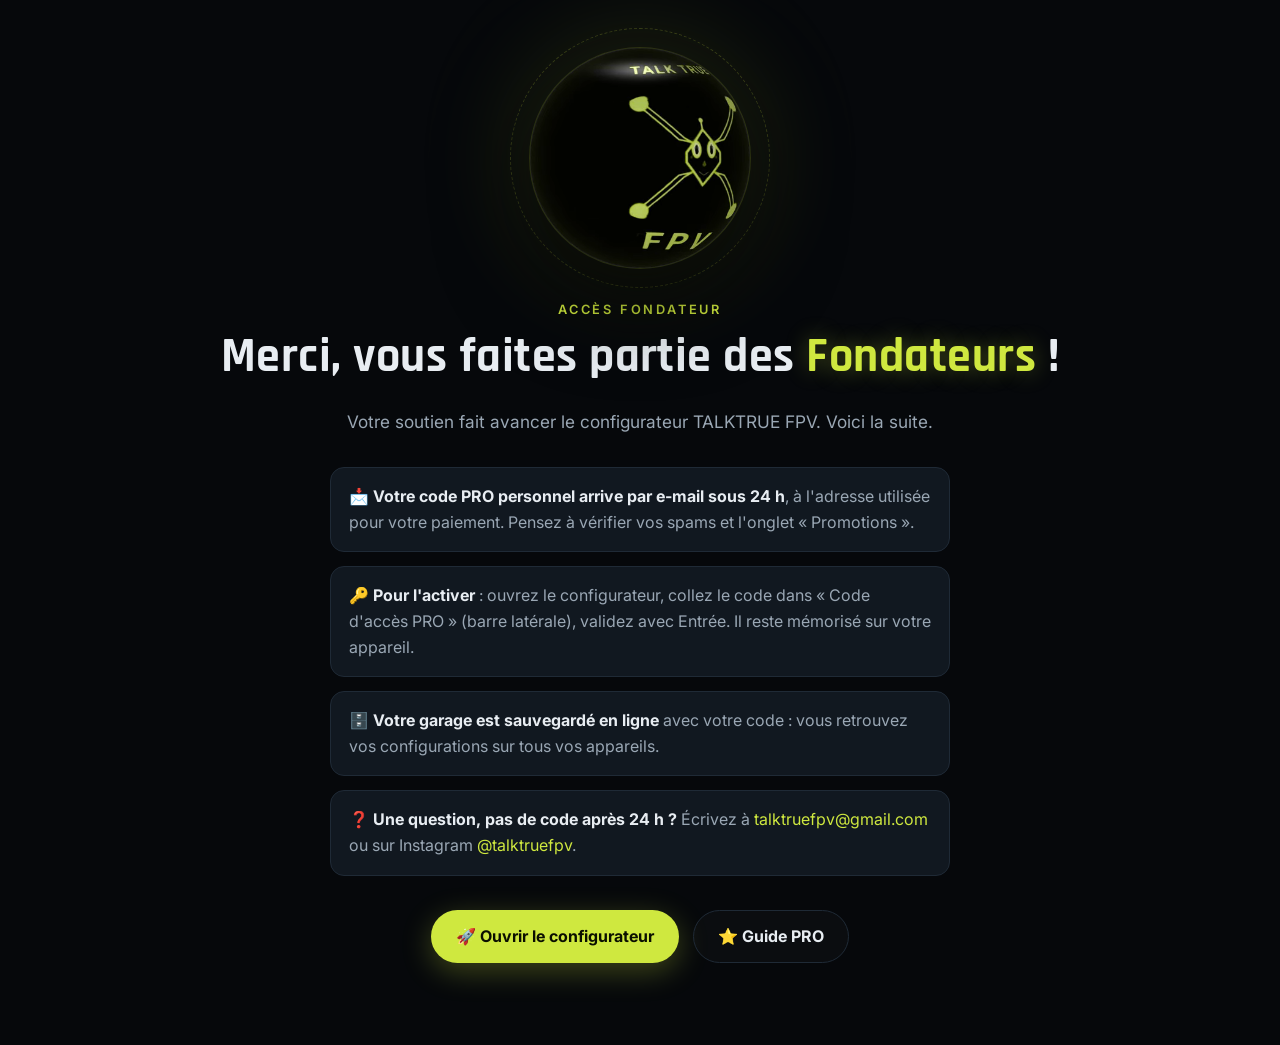
<file: merci.html>
<!doctype html>
<html lang="fr">
<head>
<meta charset="utf-8">
<meta name="viewport" content="width=device-width, initial-scale=1">
<title>Merci, Fondateur ! — TALKTRUE FPV</title>
<meta name="robots" content="noindex">
<meta name="theme-color" content="#06080b">
<link rel="icon" href="assets/favicon.png">
<link rel="preconnect" href="https://fonts.googleapis.com">
<link rel="preconnect" href="https://fonts.gstatic.com" crossorigin>
<link href="https://fonts.googleapis.com/css2?family=Inter:wght@400;600;700&family=Rajdhani:wght@600;700&display=swap" rel="stylesheet">
<link rel="stylesheet" href="assets/style.css">
<style>
  .merci { min-height: 100vh; display: grid; place-items: center; padding: 48px 0; text-align: center; }
  .merci .sphere { width: min(220px, 60vw); margin: 0 auto 28px; }
  .merci h1 { font-size: clamp(2rem, 5vw, 3rem); }
  .merci .intro { margin: 0 auto 32px; }
  .etapes-merci { display: grid; gap: 14px; max-width: 620px; margin: 0 auto 34px; text-align: left; }
  .etapes-merci div { background: var(--carte); border: 1px solid var(--bord); border-radius: 14px; padding: 16px 18px; color: var(--doux); }
  .etapes-merci b { color: var(--texte); }
  .merci .actions { justify-content: center; }
</style>
</head>
<body>
<main class="merci">
  <div class="conteneur">
    <div class="sphere">
      <video autoplay loop muted playsinline poster="assets/logo_sphere_poster.jpg" aria-label="Logo TALK TRUE FPV">
        <source src="assets/logo_sphere.webm" type="video/webm"><source src="assets/logo_sphere.mp4" type="video/mp4">
      </video>
    </div>
    <span class="sur">Accès Fondateur</span>
    <h1>Merci, vous faites partie des <span class="neon">Fondateurs</span> !</h1>
    <p class="intro">Votre soutien fait avancer le configurateur TALKTRUE FPV. Voici la suite.</p>
    <div class="etapes-merci">
      <div>📩 <b>Votre code PRO personnel arrive par e-mail sous 24 h</b>, à l'adresse utilisée pour votre paiement. Pensez à vérifier vos spams et l'onglet « Promotions ».</div>
      <div>🔑 <b>Pour l'activer</b> : ouvrez le configurateur, collez le code dans « Code d'accès PRO » (barre latérale), validez avec Entrée. Il reste mémorisé sur votre appareil.</div>
      <div>🗄️ <b>Votre garage est sauvegardé en ligne</b> avec votre code : vous retrouvez vos configurations sur tous vos appareils.</div>
      <div>❓ <b>Une question, pas de code après 24 h ?</b> Écrivez à <a href="mailto:talktruefpv@gmail.com">talktruefpv@gmail.com</a> ou sur Instagram <a href="https://www.instagram.com/talktruefpv/">@talktruefpv</a>.</div>
    </div>
    <div class="actions">
      <a class="bouton principal" href="https://talktrue-simulateur-performences-v4.streamlit.app/">🚀 Ouvrir le configurateur</a>
      <a class="bouton secondaire" href="https://talktrue-simulateur-performences-v4.streamlit.app/Guide_PRO">⭐ Guide PRO</a>
    </div>
  </div>
</main>
</body>
</html>
</file>
<file: assets/style.css>
/* TALKTRUE FPV — page d'accueil. Identité : nuit profonde, jaune-vert néon du logo, or de l'application. */
:root {
  --fond: #06080b;
  --fond-2: #0c1117;
  --carte: #111820;
  --bord: #1f2a36;
  --texte: #e8edf2;
  --doux: #9aa7b4;
  --neon: #cfe83f;          /* jaune-vert du logo */
  --neon-sombre: #9fb52a;
  --or: #ffd700;            /* or des titres de l'application */
  --bleu: #3fa7f5;
  --rayon: 16px;
  --largeur: 1180px;
}
* { box-sizing: border-box; }
html { scroll-behavior: smooth; }
body {
  margin: 0; background: var(--fond); color: var(--texte);
  font-family: "Inter", system-ui, -apple-system, "Segoe UI", Roboto, sans-serif;
  line-height: 1.6; -webkit-font-smoothing: antialiased; overflow-x: hidden;
}
img, video { max-width: 100%; height: auto; display: block; }
a { color: var(--neon); text-decoration: none; }
a:hover { text-decoration: underline; }
.conteneur { width: min(var(--largeur), 100% - 32px); margin-inline: auto; }
h1, h2, h3 { font-family: "Rajdhani", "Inter", sans-serif; line-height: 1.1; margin: 0 0 .5em; letter-spacing: .01em; }
h1 { font-size: clamp(2rem, 4vw, 3.2rem); font-weight: 700; }
h2 { font-size: clamp(1.8rem, 3.6vw, 2.8rem); font-weight: 700; }
h3 { font-size: 1.35rem; font-weight: 700; }
p { margin: 0 0 1em; }
.sur { color: var(--neon); font: 600 .8rem/1 "Inter", sans-serif; letter-spacing: .22em; text-transform: uppercase; margin-bottom: 14px; display: inline-block; }
.neon { color: var(--neon); text-shadow: 0 0 22px rgba(207, 232, 63, .35); }
.or { color: var(--or); }

/* ---------- En-tête ---------- */
.entete { position: sticky; top: 0; z-index: 20; backdrop-filter: blur(12px); background: rgba(6, 8, 11, .78); border-bottom: 1px solid rgba(31, 42, 54, .7); }
.entete .conteneur { display: flex; align-items: center; gap: 18px; height: 68px; }
.marque { display: flex; align-items: center; gap: 12px; color: var(--texte); font: 700 1.15rem "Rajdhani", sans-serif; letter-spacing: .06em; }
.marque:hover { text-decoration: none; }
.marque-texte { display: block; text-align: center; line-height: 1.1; }
.marque video, .marque img { width: 42px; height: 42px; border-radius: 50%; object-fit: cover; box-shadow: 0 0 18px rgba(207, 232, 63, .25); }
.menu { display: flex; gap: 18px; margin-left: auto; font-size: .95rem; }
.menu a { color: var(--doux); }
.menu a:hover { color: var(--texte); text-decoration: none; }
.langue { color: var(--doux); font-size: .85rem; border: 1px solid var(--bord); border-radius: 999px; padding: 4px 10px; }
.bouton {
  display: inline-flex; align-items: center; gap: 10px; border-radius: 999px; padding: 13px 24px;
  font-weight: 700; font-size: 1rem; border: 1px solid transparent; transition: transform .15s, box-shadow .15s, background .15s;
}
.bouton:hover { text-decoration: none; transform: translateY(-1px); }
.bouton.principal { background: var(--neon); color: #0b0f00; box-shadow: 0 8px 30px rgba(207, 232, 63, .28); }
.bouton.principal:hover { box-shadow: 0 10px 38px rgba(207, 232, 63, .42); }
.bouton.secondaire { border-color: var(--bord); color: var(--texte); background: rgba(255, 255, 255, .02); }
.bouton.secondaire:hover { border-color: var(--neon-sombre); }
.entete .bouton { padding: 9px 18px; font-size: .9rem; }
.deux-lignes { display: block; text-align: center; line-height: 1.2; white-space: nowrap; }
.entete .marque, .entete .bouton { flex-shrink: 0; }

/* ---------- Héros ---------- */
.heros { position: relative; padding: 88px 0 70px; overflow: hidden; }
.heros::before {
  content: ""; position: absolute; inset: -30% -10% auto; height: 120%;
  background: radial-gradient(closest-side at 72% 38%, rgba(207, 232, 63, .13), transparent 70%),
              radial-gradient(closest-side at 18% 20%, rgba(63, 167, 245, .10), transparent 70%);
  pointer-events: none;
}
.heros .grille { display: grid; grid-template-columns: 1.05fr .95fr; gap: 56px; align-items: center; position: relative; }
.heros .accroche { font-size: 1.2rem; color: var(--doux); max-width: 36em; }
.actions { display: flex; gap: 14px; flex-wrap: wrap; margin: 30px 0 34px; }
.chiffres { display: grid; grid-template-columns: repeat(3, minmax(0, 1fr)); gap: 20px 28px; }
.chiffres div { min-width: 0; }
.chiffres b { display: block; font: 700 1.7rem "Rajdhani", sans-serif; color: var(--texte); }
@media (max-width: 520px) { .chiffres { grid-template-columns: repeat(2, minmax(0, 1fr)); gap: 16px 20px; } .chiffres b { font-size: 1.45rem; } }
.chiffres span { color: var(--doux); font-size: .88rem; }
.sphere { position: relative; justify-self: center; width: min(430px, 88vw); aspect-ratio: 1; }
.sphere video, .sphere img { width: 100%; height: 100%; border-radius: 50%; object-fit: cover; position: relative; z-index: 1;
  box-shadow: 0 0 0 1px rgba(207, 232, 63, .15), 0 30px 90px rgba(0, 0, 0, .7), 0 0 120px rgba(207, 232, 63, .18); }
.sphere::after { content: ""; position: absolute; inset: -9%; border-radius: 50%; border: 1px dashed rgba(207, 232, 63, .22); animation: tourne 40s linear infinite; }
@keyframes tourne { to { transform: rotate(360deg); } }
@media (prefers-reduced-motion: reduce) { .sphere::after { animation: none; } }

/* ---------- Sections ---------- */
section { padding: 84px 0; }
.alterne { background: linear-gradient(180deg, var(--fond-2), var(--fond)); border-block: 1px solid rgba(31, 42, 54, .6); }
.intro { max-width: 760px; color: var(--doux); font-size: 1.08rem; margin-bottom: 42px; }
.cartes { display: grid; grid-template-columns: repeat(3, 1fr); gap: 18px; }
.carte { background: var(--carte); border: 1px solid var(--bord); border-radius: var(--rayon); padding: 24px; transition: border-color .2s, transform .2s; }
.carte:hover { border-color: rgba(207, 232, 63, .45); transform: translateY(-2px); }
.carte .icone { font-size: .8rem; margin-bottom: 10px; }
.carte p { color: var(--doux); margin: 0; font-size: .96rem; }

.fonction { display: grid; grid-template-columns: 1fr 1.15fr; gap: 48px; align-items: center; margin-bottom: 84px; }
.fonction:last-child { margin-bottom: 0; }
.fonction.inverse > :first-child { order: 2; }
.fonction ul { padding-left: 1.1em; color: var(--doux); margin: 0; }
.fonction li { margin-bottom: 6px; }
.fonction li b { color: var(--texte); }
.badge { display: inline-block; font-size: .72rem; font-weight: 700; letter-spacing: .1em; text-transform: uppercase; color: #0b0f00; background: var(--or); border-radius: 6px; padding: 3px 8px; margin-bottom: 12px; }
.visuel { background: #fff; border-radius: var(--rayon); overflow: hidden; border: 1px solid var(--bord); box-shadow: 0 24px 70px rgba(0, 0, 0, .55); }
.visuel.sombre { background: #0f1a2e; }
.duo { display: grid; grid-template-columns: 1fr 1fr; gap: 14px; }
.trio { display: grid; grid-template-columns: repeat(3, 1fr); gap: 14px; margin-top: 14px; }
figure { margin: 0; }
figcaption { color: var(--doux); font-size: .84rem; margin-top: 8px; text-align: center; }

.etapes { display: grid; grid-template-columns: repeat(3, 1fr); gap: 18px; counter-reset: e; }
.etape { background: var(--carte); border: 1px solid var(--bord); border-radius: var(--rayon); padding: 26px; position: relative; }
.etape::before { counter-increment: e; content: "0" counter(e); font: 700 2.6rem "Rajdhani", sans-serif; color: var(--neon); opacity: .9; display: block; margin-bottom: 6px; }
.etape p { color: var(--doux); margin: 0; }

.calage { display: grid; grid-template-columns: 1.1fr .9fr; gap: 40px; align-items: center; }
.mesure { background: var(--carte); border: 1px solid var(--bord); border-radius: var(--rayon); padding: 28px; }
.mesure table { width: 100%; border-collapse: collapse; font-size: .95rem; }
.mesure td { padding: 9px 0; border-bottom: 1px solid var(--bord); }
.mesure td:last-child { text-align: right; font-weight: 700; }
.mesure tr:last-child td { border-bottom: 0; }
.mesure .grand { font: 700 3.2rem "Rajdhani", sans-serif; color: var(--neon); line-height: 1; }

.offres { display: grid; grid-template-columns: 1fr 1fr; gap: 20px; max-width: 900px; }
.offre { background: var(--carte); border: 1px solid var(--bord); border-radius: var(--rayon); padding: 30px; }
.offre.premium { border-color: rgba(255, 215, 0, .5); box-shadow: 0 0 0 1px rgba(255, 215, 0, .15), 0 20px 60px rgba(255, 215, 0, .06); }
.offre ul { list-style: none; padding: 0; margin: 16px 0 0; }
.offre li { padding: 7px 0 7px 28px; position: relative; color: var(--doux); border-bottom: 1px solid rgba(31, 42, 54, .6); }
.offre li::before { content: "✓"; position: absolute; left: 0; color: var(--neon); font-weight: 700; }
.offre .prix { font: 700 2rem "Rajdhani", sans-serif; }

.faq details { background: var(--carte); border: 1px solid var(--bord); border-radius: 12px; padding: 18px 22px; margin-bottom: 12px; max-width: 900px; }
.faq summary { cursor: pointer; font-weight: 600; list-style: none; }
.faq summary::-webkit-details-marker { display: none; }
.faq summary::after { content: "+"; float: right; color: var(--neon); font-size: 1.3rem; line-height: 1; }
.faq details[open] summary::after { content: "–"; }
.faq details p { color: var(--doux); margin: 12px 0 0; }

.appel { text-align: center; padding: 100px 0; background: radial-gradient(closest-side at 50% 50%, rgba(207, 232, 63, .12), transparent 70%); }
.appel p { color: var(--doux); max-width: 640px; margin: 0 auto 28px; font-size: 1.1rem; }

footer { border-top: 1px solid var(--bord); padding: 34px 0 44px; color: var(--doux); font-size: .9rem; }
footer .conteneur { display: flex; gap: 20px; flex-wrap: wrap; justify-content: space-between; align-items: center; }
footer nav { display: flex; gap: 18px; flex-wrap: wrap; }
footer a { color: var(--doux); }

/* ---------- Mobile ---------- */
@media (max-width: 900px) {
  .menu { display: none; }
  .heros { padding: 56px 0 40px; }
  .heros .grille, .fonction, .calage, .offres { grid-template-columns: 1fr; gap: 32px; }
  .fonction.inverse > :first-child { order: 0; }
  .sphere { order: -1; width: min(300px, 76vw); }
  .cartes, .etapes { grid-template-columns: 1fr; }
  .trio { grid-template-columns: 1fr 1fr; }
  section { padding: 60px 0; }
  .fonction { margin-bottom: 60px; }
}
@media (max-width: 520px) {
  .duo, .trio { grid-template-columns: 1fr; }
  .entete .bouton { display: none; }
}

/* ---------- Vidéo YouTube (chargée au clic) et section Terrain ---------- */
.yt { position: relative; display: block; width: min(300px, 100%); aspect-ratio: 9 / 16; margin-top: 26px; border: 1px solid var(--bord);
  border-radius: var(--rayon); background: #000 center / cover no-repeat; cursor: pointer; overflow: hidden; padding: 0; color: #fff;
  box-shadow: 0 24px 70px rgba(0, 0, 0, .55); }
.yt::before { content: ""; position: absolute; inset: 0; background: linear-gradient(180deg, rgba(0,0,0,.05), rgba(0,0,0,.65)); }
.yt .lecture { position: absolute; left: 50%; top: 50%; transform: translate(-50%, -50%); width: 70px; height: 70px; border-radius: 50%;
  background: var(--neon); color: #0b0f00; font-size: 1.6rem; display: grid; place-items: center; box-shadow: 0 0 40px rgba(207, 232, 63, .5); }
.yt .yt-legende { position: absolute; left: 14px; right: 14px; bottom: 14px; font-weight: 600; font-size: .9rem; text-align: left; }
.yt:hover .lecture { transform: translate(-50%, -50%) scale(1.06); }
iframe.yt-actif { width: min(300px, 100%); aspect-ratio: 9 / 16; height: auto; border: 0; }
.terrain { display: grid; grid-template-columns: repeat(3, 1fr); gap: 16px; grid-auto-flow: dense; }
.carte-photo { background: var(--carte); border: 1px solid var(--bord); border-radius: var(--rayon); overflow: hidden; margin: 0; }
.carte-photo img, .carte-photo video { width: 100%; aspect-ratio: 4 / 3; object-fit: cover; }
.carte-photo figcaption { text-align: left; padding: 12px 14px 14px; margin: 0; color: var(--doux); font-size: .9rem; }
.carte-photo figcaption b { color: var(--texte); }
.carte-photo figcaption b.neon { color: var(--neon); }
.note { color: var(--doux); font-size: .88rem; margin-top: 18px; max-width: 820px; }
@media (max-width: 900px) { .terrain { grid-template-columns: 1fr 1fr; } }
@media (max-width: 520px) { .terrain { grid-template-columns: 1fr; } }
/* Vidéo verticale (launch control) avec bouton son */
.carte-photo.haute { position: relative; grid-row: span 2; }
.carte-photo.haute video { aspect-ratio: 9 / 16; height: auto; object-fit: cover; }
.carte-photo .son { position: absolute; top: 12px; right: 12px; background: rgba(6, 8, 11, .75); color: #fff;
  border: 1px solid rgba(255, 255, 255, .25); border-radius: 999px; padding: 6px 12px; font: 600 13px Inter, sans-serif; cursor: pointer; }
.carte-photo .son:hover { border-color: var(--neon, #d4f53c); }
/* Étapes DXF → 3D en pleine largeur */
.titre-etapes { margin: -40px 0 14px; }
.etapes-dxf { display: grid; grid-template-columns: 1fr 0.75fr 1.25fr; gap: 16px; align-items: start; margin-bottom: 84px; }
@media (max-width: 900px) { .etapes-dxf { grid-template-columns: 1fr; } .titre-etapes { margin-top: 0; } }
.carte-photo.avec-son { position: relative; }

/* ---------- Calcul CFD (héros, séquence, résultats, ParaView) ---------- */
.heros-cfd .grille { grid-template-columns: .82fr 1.18fr; gap: 44px; }
.heros-cfd h1 { font-size: clamp(2rem, 3.2vw, 2.7rem); }
.ecran-cfd { margin: 0; position: relative; border-radius: 20px; overflow: hidden; border: 1px solid rgba(207, 232, 63, .25);
  box-shadow: 0 30px 90px rgba(0, 0, 0, .7), 0 0 110px rgba(63, 167, 245, .16); background: #06080b; }
.ecran-cfd video { width: 100%; aspect-ratio: 16 / 9; object-fit: cover; }
.ecran-cfd figcaption { position: absolute; left: 14px; right: 14px; bottom: 12px; margin: 0; text-align: left; color: #cfd8e3;
  font-size: .8rem; display: flex; align-items: center; gap: 8px; text-shadow: 0 1px 6px #000; }
.point { width: 8px; height: 8px; border-radius: 50%; background: var(--neon); box-shadow: 0 0 10px var(--neon); flex: none;
  animation: clignote 1.6s ease-in-out infinite; }
@keyframes clignote { 50% { opacity: .25; } }
@media (prefers-reduced-motion: reduce) { .point { animation: none; } }

.sequence { list-style: none; padding: 0; margin: 0; display: grid; grid-template-columns: repeat(5, 1fr); gap: 16px; counter-reset: s; }
.sequence li { background: var(--carte); border: 1px solid var(--bord); border-radius: var(--rayon); overflow: hidden; display: flex;
  flex-direction: column; position: relative; }
.sequence li::after { content: "→"; position: absolute; right: -14px; top: 64px; color: var(--neon); font-weight: 700; z-index: 2; }
.sequence li:last-child::after { content: none; }
.sequence .visuel { border: 0; border-radius: 0; box-shadow: none; }
.sequence .visuel img, .sequence .visuel video { width: 100%; aspect-ratio: 4 / 3; object-fit: cover; }
.sequence li > div { padding: 14px 16px 18px; }
.sequence b { font: 700 1.1rem "Rajdhani", sans-serif; color: var(--texte); }
.sequence p { color: var(--doux); font-size: .9rem; margin: 6px 0 0; }

.trio-cfd { display: grid; grid-template-columns: repeat(3, 1fr); gap: 16px; }
.trio-cfd img { width: 100%; aspect-ratio: 3 / 2; object-fit: cover; }
#resultats .duo .visuel img { width: 100%; aspect-ratio: 5 / 2; object-fit: cover; }
.mesure th { text-align: left; font-size: .8rem; color: var(--doux); font-weight: 600; padding: 0 0 8px; border-bottom: 1px solid var(--bord); }
.mesure td.neon { font-weight: 700; }
.mesure td:nth-child(n+2) { text-align: right; white-space: nowrap; padding-left: 10px; }
.mesure th:nth-child(n+2) { text-align: right; }

.pas-a-pas { counter-reset: p; list-style: none; padding: 0; margin: 0; }
.pas-a-pas li { position: relative; padding: 12px 0 12px 52px; color: var(--doux); border-bottom: 1px solid rgba(31, 42, 54, .7); }
.pas-a-pas li:last-child { border-bottom: 0; }
.pas-a-pas li::before { counter-increment: p; content: counter(p); position: absolute; left: 0; top: 12px; width: 34px; height: 34px;
  border-radius: 50%; display: grid; place-items: center; background: rgba(207, 232, 63, .12); color: var(--neon);
  font: 700 1.05rem "Rajdhani", sans-serif; border: 1px solid rgba(207, 232, 63, .35); }
.pas-a-pas b { color: var(--texte); }
code { font-family: ui-monospace, Consolas, monospace; font-size: .86em; background: rgba(255, 255, 255, .06); border: 1px solid var(--bord);
  border-radius: 5px; padding: 1px 5px; color: var(--texte); }
.etapes-dxf.compact { grid-template-columns: .8fr 1.2fr; margin-bottom: 0; }

@media (max-width: 1100px) {
  .sequence { grid-template-columns: repeat(3, 1fr); }
  .sequence li::after { content: none; }
}
@media (max-width: 900px) {
  .heros-cfd .grille { grid-template-columns: 1fr; }
  .ecran-cfd { order: -1; }
  .trio-cfd { grid-template-columns: 1fr 1fr; }
  .etapes-dxf.compact { grid-template-columns: 1fr; }
}
@media (max-width: 520px) {
  .sequence, .trio-cfd { grid-template-columns: 1fr; }
  .mesure { padding: 18px; overflow-x: auto; }
}
.trio-cfd.duo-cfd { grid-template-columns: 1fr 1fr; }
.coupe-cfd .visuel img { width: 100%; aspect-ratio: 3 / 1; object-fit: cover; }
@media (max-width: 520px) { .trio-cfd.duo-cfd { grid-template-columns: 1fr; } }
.titre-guide { display: flex; align-items: center; gap: 12px; margin: 48px 0 18px; font-size: 1.5rem; }
.titre-guide span { width: 38px; height: 38px; border-radius: 10px; display: grid; place-items: center; background: var(--neon);
  color: #0b0f00; font: 700 1.2rem "Rajdhani", sans-serif; flex: none; }
.visuel.erreur { border-color: rgba(255, 90, 90, .6); }
.visuel.erreur figcaption { color: #ff9a9a; }
#paraview .fonction { margin-bottom: 20px; align-items: start; }

/* ---------- Parcours en 4 étapes, sous-titre du héros ---------- */
.etapes.quatre { grid-template-columns: repeat(4, 1fr); }
@media (max-width: 900px) { .etapes.quatre { grid-template-columns: 1fr 1fr; } }
@media (max-width: 560px) { .etapes.quatre { grid-template-columns: 1fr; } }
.heros .sous-titre { display: block; color: var(--texte); font-size: 1.3rem; margin-bottom: 10px; }

/* Méthode de calcul (page d'accueil) */
.methode .carte .num { display: inline-block; font-family: "Rajdhani", sans-serif; font-weight: 700; font-size: 1.05rem; color: #0b0f00; background: var(--neon); border-radius: 8px; padding: 1px 9px; margin-bottom: 10px; }
.formule { display: block; margin-top: 12px; padding: 8px 10px; border-radius: 8px; background: rgba(207, 232, 63, .07); border: 1px solid rgba(207, 232, 63, .22); color: var(--neon); font-family: ui-monospace, "DejaVu Sans Mono", Consolas, monospace; font-size: .86rem; line-height: 1.45; overflow-x: auto; }
.methode .liens { display: flex; flex-wrap: wrap; gap: 12px; margin-top: 26px; }

/* ---------- TrueFoam GUI : téléchargement (12 octobre 2026) ---------- */
.telecharger { display: grid; grid-template-columns: 1.1fr .9fr; gap: 40px; align-items: center; background: var(--carte); border: 1px solid rgba(63, 167, 245, .35); border-radius: var(--rayon); padding: 34px; box-shadow: 0 20px 60px rgba(63, 167, 245, .06); }
.telecharger .logo-gui { background: #fff; border-radius: 10px; padding: 8px 12px; max-width: 210px; margin-bottom: 16px; }
.telecharger .logo-gui img { width: 100%; height: auto; display: block; }
.telecharger ul { padding-left: 1.1em; color: var(--doux); margin: 0 0 20px; }
.telecharger li { margin-bottom: 6px; }
.telecharger li b { color: var(--texte); }
.telecharger figcaption { padding: 0 8px 8px; }
.galerie-gui { margin-top: 18px; }
.galerie-gui img { width: 100%; aspect-ratio: 16 / 9; object-fit: cover; display: block; }
@media (max-width: 620px) { .galerie-gui { grid-template-columns: 1fr; } }
.bouton.bleu { background: var(--bleu); color: #04121f; box-shadow: 0 8px 30px rgba(63, 167, 245, .28); }
.bouton.bleu:hover { box-shadow: 0 10px 38px rgba(63, 167, 245, .42); }
@media (max-width: 960px) {
  .telecharger { grid-template-columns: 1fr; padding: 24px; }
}
.menu a { white-space: nowrap; }
@media (max-width: 1380px) { .menu { gap: 14px; font-size: .88rem; } }
@media (max-width: 1240px) { .menu { display: none; } .langue { margin-left: auto; } }

/* Principe de calcul en une phrase (Johann, 12 octobre 2026) */
.principe { max-width: 900px; margin: 0 0 42px; padding: 14px 20px; background: var(--carte); border: 1px solid var(--bord); border-left: 4px solid var(--neon); border-radius: 12px; color: var(--texte); font-size: 1.08rem; }

/* TrueFoam GUI Multi-Core (pré-version, 14 octobre 2026) */
.multicore { margin-top: 18px; padding: 14px 16px; border: 1px dashed rgba(63, 167, 245, .45); border-radius: 12px; color: var(--doux); font-size: .94rem; }
.multicore b { color: var(--texte); }
.multicore .bouton { display: flex; width: fit-content; margin-top: 12px; padding: 9px 18px; font-size: .9rem; }
.etiquette-mc { display: inline-block; font-size: .68rem; font-weight: 700; letter-spacing: .1em; text-transform: uppercase; color: var(--bleu); border: 1px solid rgba(63, 167, 245, .45); border-radius: 6px; padding: 2px 7px; margin-right: 6px; }

/* Partie « Une famille de logiciels » (XRIG, TrueFoam, TrueGlide), 23 octobre 2026 */
.triangle { max-width: 1040px; margin: 10px auto 26px; }
.triangle svg { width: 100%; height: auto; display: block; }
.trio { display: grid; grid-template-columns: repeat(3, 1fr); gap: 18px; }
.carte-produit { background: var(--carte); border: 1px solid var(--bord); border-top: 3px solid var(--c);
  border-radius: var(--rayon); padding: 20px; display: flex; flex-direction: column; gap: 10px; }
.carte-produit h3 { color: var(--c); font-size: 1.5rem; margin: 0; }
.carte-produit p { color: var(--doux); margin: 0; flex: 1; }
.carte-produit .bouton { align-self: flex-start; }
.pastille { font-family: "Inter", sans-serif; font-size: .75rem; font-weight: 600; color: var(--fond);
  background: var(--neon); border-radius: 999px; padding: 2px 10px; vertical-align: middle; margin-left: 6px; }
@media (max-width: 820px) { .trio { grid-template-columns: 1fr; } }
.logo-produit { width: 100%; max-width: 300px; height: auto; }
.titre-tableau { text-align: center; font-size: 1.5rem; margin: 6px 0 12px; }
.tableau-defile { overflow-x: auto; margin: 0 0 26px; }
.comparatif { width: 100%; border-collapse: separate; border-spacing: 0; background: var(--carte);
  border: 1px solid var(--bord); border-radius: var(--rayon); overflow: hidden; font-size: .95rem; }
.comparatif th, .comparatif td { padding: 12px 16px; text-align: left; vertical-align: top; border-bottom: 1px solid var(--bord); }
.comparatif tbody tr:last-child th, .comparatif tbody tr:last-child td { border-bottom: 0; }
.comparatif thead th.tg { color: var(--neon); font-family: "Rajdhani", "Inter", sans-serif; font-size: 1.15rem; }
.comparatif tbody th { color: var(--texte); width: 22%; font-weight: 600; }
.comparatif td { color: var(--doux); width: 39%; }
.parcours-mobile { display: none; list-style: none; padding: 0; margin: 0 0 26px; }
.parcours-mobile li { background: var(--carte); border: 1px solid var(--bord); border-left: 4px solid var(--c);
  border-radius: 12px; padding: 12px 14px; margin: 0 0 10px; color: var(--doux); }
.parcours-mobile li b { color: var(--c); display: block; font-family: "Rajdhani", "Inter", sans-serif; font-size: 1.1rem; }
@media (max-width: 820px) { .triangle { display: none; } .parcours-mobile { display: block; } }
@media (max-width: 820px) {
  .comparatif thead { display: none; }
  .comparatif, .comparatif tbody, .comparatif tr, .comparatif th, .comparatif td { display: block; width: 100%; }
  .comparatif tbody th { border-bottom: 0; padding-bottom: 4px; color: var(--or); width: 100%; }
  .comparatif td { width: 100%; }
  .comparatif td { padding-top: 6px; }
  .comparatif td::before { content: attr(data-label); display: block; color: var(--neon); font-weight: 600; font-size: .85rem; }
}

/* Le calculateur en images : 3 colonnes, le tableau de bord seul au milieu */
.galerie-calc { columns: 3; column-gap: 18px; }
.galerie-calc figure { margin: 0 0 18px; break-inside: avoid; }
.galerie-calc figcaption { padding: 0 12px 12px; }
@media (max-width: 900px) { .galerie-calc { columns: 2; } }
@media (max-width: 560px) {
  .galerie-calc { columns: 1; }
  .galerie-calc .haute { max-width: 340px; margin-inline: auto; }
}
</file>
